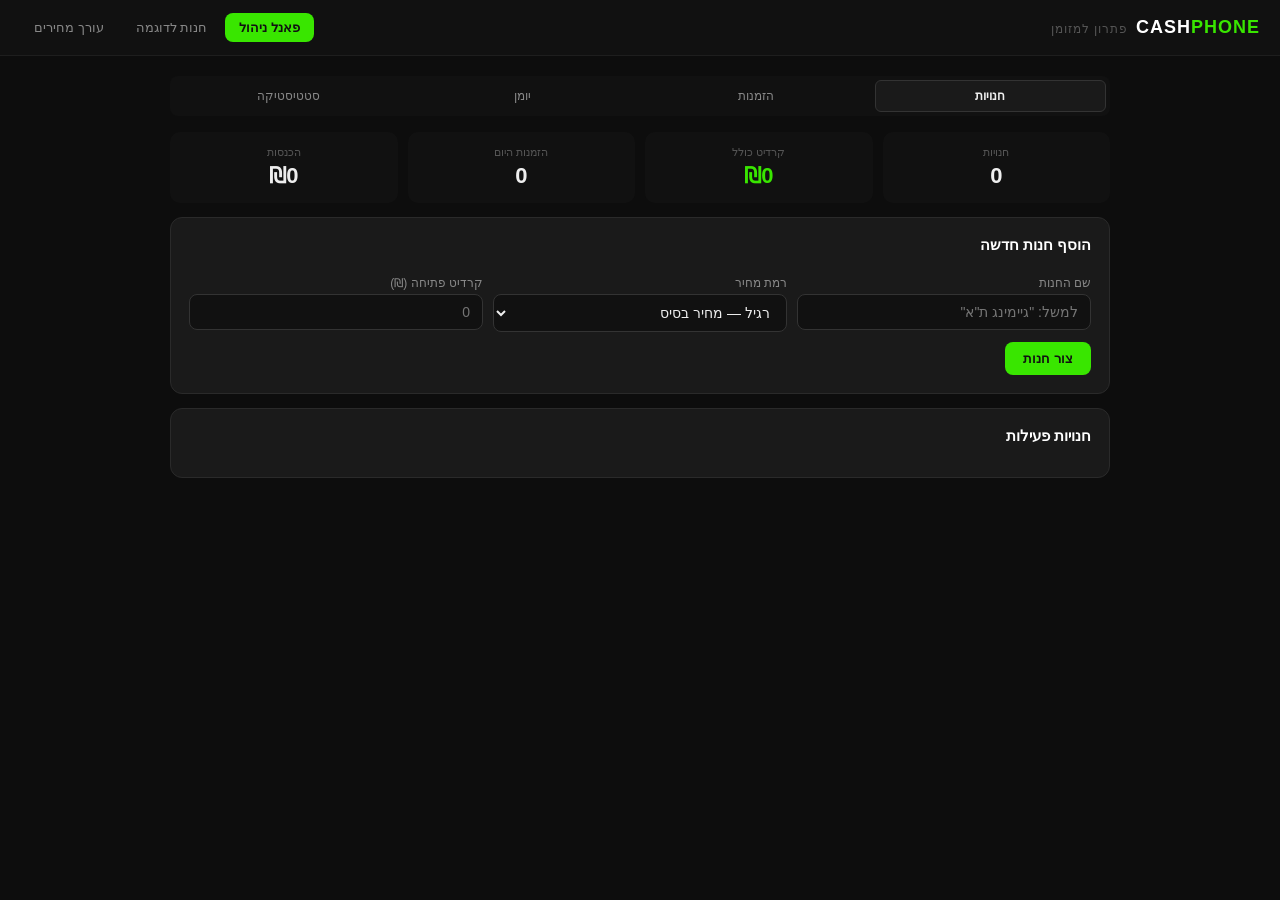
<file: Index.html>
<!DOCTYPE html>
<html dir="rtl" lang="he">
<head>
<meta charset="UTF-8"/>
<meta name="viewport" content="width=device-width,initial-scale=1"/>
<title>CASHPHONE — מערכת ניהול מלאה</title>
<style>
*{box-sizing:border-box;margin:0;padding:0;}
body{font-family:Arial,sans-serif;background:#0d0d0d;color:#eee;direction:rtl;}
.nav{background:#111;padding:13px 20px;display:flex;align-items:center;justify-content:space-between;border-bottom:1px solid #1e1e1e;position:sticky;top:0;z-index:50;}
.logo{color:#fff;font-size:18px;font-weight:700;letter-spacing:1px;}
.logo span{color:#39e600;}
.logo small{font-size:12px;color:#555;font-weight:400;margin-right:8px;}
.nav-tabs{display:flex;gap:4px;}
.ntab{background:none;border:none;color:#888;font-size:13px;cursor:pointer;padding:7px 14px;border-radius:8px;font-family:inherit;}
.ntab.on{background:#39e600;color:#111;font-weight:700;}
.view{display:none;padding:20px;max-width:980px;margin:0 auto;}
.view.on{display:block;}
.atabs{display:flex;gap:4px;background:#111;border-radius:8px;padding:4px;margin-bottom:16px;flex-wrap:wrap;}
.atab{flex:1;min-width:70px;text-align:center;padding:8px 6px;font-size:12px;border-radius:6px;cursor:pointer;color:#888;border:none;background:none;font-family:inherit;}
.atab.on{background:#1a1a1a;color:#eee;font-weight:600;border:1px solid #333;}
.card{background:#1a1a1a;border:1px solid #2a2a2a;border-radius:12px;padding:18px;margin-bottom:14px;}
.card-title{font-size:15px;font-weight:600;margin-bottom:14px;color:#fff;}
.lbl{font-size:12px;color:#888;display:block;margin-bottom:4px;margin-top:8px;}
input,select{width:100%;background:#111;border:1px solid #333;border-radius:8px;padding:9px 12px;color:#eee;font-size:14px;font-family:inherit;}
input:focus,select:focus{outline:none;border-color:#39e600;}
.row2{display:grid;grid-template-columns:1fr 1fr;gap:10px;}
.row3{display:grid;grid-template-columns:1fr 1fr 1fr;gap:10px;}
.row4{display:grid;grid-template-columns:repeat(4,1fr);gap:10px;margin-bottom:14px;}
.green-btn{background:#39e600;color:#111;border:none;border-radius:8px;padding:9px 18px;font-size:13px;font-weight:700;cursor:pointer;font-family:inherit;white-space:nowrap;}
.green-btn:hover{background:#2ec400;}
.outline-btn{background:none;color:#eee;border:1px solid #444;border-radius:8px;padding:8px 16px;font-size:13px;cursor:pointer;font-family:inherit;}
.outline-btn:hover{background:#222;}
.danger-btn{background:none;color:#e24b4a;border:1px solid #552020;border-radius:6px;padding:5px 10px;font-size:12px;cursor:pointer;font-family:inherit;}
.sm-btn{background:none;color:#eee;border:1px solid #333;border-radius:6px;padding:5px 12px;font-size:12px;cursor:pointer;font-family:inherit;}
.sm-btn:hover{background:#222;}
.stat{background:#111;border-radius:10px;padding:14px;text-align:center;}
.stat-lbl{font-size:11px;color:#555;margin-bottom:4px;}
.stat-val{font-size:22px;font-weight:700;}
/* store rows */
.store-row{background:#111;border-radius:10px;padding:14px 16px;margin-bottom:8px;}
.store-top{display:flex;align-items:flex-start;justify-content:space-between;margin-bottom:10px;gap:10px;}
.store-name-big{font-size:14px;font-weight:700;}
.store-meta{font-size:12px;color:#666;margin-top:3px;}
.badge{font-size:11px;padding:2px 9px;border-radius:10px;display:inline-block;}
.badge-ok{background:#0f2010;color:#39e600;}
.badge-low{background:#2a1a00;color:#ef9f27;}
.badge-empty{background:#1e0000;color:#e24b4a;}
.badge-vip{background:#1a0533;color:#c4b5fd;}
.badge-high{background:#2a0a0a;color:#fca5a5;}
.badge-normal{background:#1e1e1e;color:#888;}
.credit-bar-wrap{background:#222;border-radius:20px;height:7px;margin-bottom:5px;overflow:hidden;}
.credit-bar{height:100%;border-radius:20px;background:#39e600;}
.credit-bar.low{background:#ef9f27;}
.credit-bar.empty{background:#e24b4a;}
.credit-nums{display:flex;justify-content:space-between;font-size:12px;color:#555;}
.topup-row{display:flex;gap:8px;margin-top:10px;align-items:center;}
.store-actions{display:flex;gap:6px;flex-wrap:wrap;flex-shrink:0;}
/* orders */
.ord-row{background:#111;border-radius:8px;padding:11px 14px;margin-bottom:7px;display:grid;grid-template-columns:1fr auto auto;gap:8px;align-items:center;}
.ord-game{font-size:13px;font-weight:600;}
.ord-meta{font-size:11px;color:#666;margin-top:2px;}
.ord-price{font-size:14px;font-weight:700;color:#39e600;text-align:left;}
.done-btn{background:#39e600;color:#111;border:none;border-radius:6px;padding:5px 12px;font-size:12px;font-weight:700;cursor:pointer;font-family:inherit;}
.done-badge{font-size:11px;background:#0f2010;color:#39e600;padding:3px 9px;border-radius:8px;}
/* log */
.log-row{display:flex;justify-content:space-between;align-items:center;padding:9px 0;border-bottom:1px solid #1a1a1a;font-size:13px;}
.log-row:last-child{border:none;}
.log-plus{color:#39e600;font-weight:700;}
.log-minus{color:#e24b4a;font-weight:700;}
/* store front */
.hero{background:#111;border-radius:12px;padding:24px;margin-bottom:14px;text-align:center;border:1px solid #1e1e1e;}
.hero h1{color:#fff;font-size:1.6rem;font-weight:700;margin-bottom:6px;}
.hero h1 span{color:#39e600;}
.hero p{color:#888;font-size:14px;}
.hero-badges{display:flex;justify-content:center;gap:20px;margin-top:12px;flex-wrap:wrap;}
.hbadge{display:flex;align-items:center;gap:5px;color:#888;font-size:12px;}
.hbadge::before{content:'';width:7px;height:7px;border-radius:50%;background:#39e600;display:inline-block;}
.credit-disp{background:#111;border:1px solid #39e600;border-radius:8px;padding:10px 16px;margin-bottom:12px;display:flex;justify-content:space-between;align-items:center;}
.cat-row{display:flex;gap:6px;flex-wrap:wrap;margin-bottom:14px;}
.cat-btn{background:#111;border:1px solid #2a2a2a;border-radius:20px;padding:5px 14px;font-size:12px;cursor:pointer;color:#888;font-family:inherit;}
.cat-btn.on{background:#39e600;color:#111;border-color:#39e600;font-weight:700;}
.prod-grid{display:grid;grid-template-columns:repeat(auto-fill,minmax(148px,1fr));gap:10px;margin-bottom:14px;}
.prod-card{background:#1a1a1a;border:1px solid #2a2a2a;border-radius:12px;overflow:hidden;cursor:pointer;transition:border-color .15s;}
.prod-card:hover:not(.disabled){border-color:#39e600;}
.prod-card.disabled{opacity:.4;cursor:not-allowed;}
.prod-img{height:78px;display:flex;align-items:center;justify-content:center;background:#111;font-size:2rem;}
.prod-body{padding:10px 11px;}
.prod-name{font-size:13px;font-weight:700;margin-bottom:2px;}
.prod-cur{font-size:11px;color:#888;margin-bottom:6px;}
.prod-from{font-size:14px;font-weight:700;color:#39e600;}
.prod-btn{display:block;width:100%;background:#39e600;color:#111;border:none;border-radius:6px;padding:6px;font-size:12px;font-weight:700;cursor:pointer;font-family:inherit;margin-top:7px;}
.no-credit{background:#1e0000;border:1px solid #552020;border-radius:8px;padding:10px 14px;font-size:13px;text-align:center;margin-bottom:12px;color:#e24b4a;display:none;}
.no-credit.on{display:block;}
.success-box{background:#0f2010;border:1px solid #39e600;border-radius:12px;padding:20px;text-align:center;display:none;margin-bottom:12px;}
.success-box.on{display:block;}
.overlay-wrap{min-height:420px;background:rgba(0,0,0,.7);border-radius:12px;display:none;align-items:center;justify-content:center;padding:12px;}
.overlay-wrap.on{display:flex;}
.modal{background:#1a1a1a;border-radius:14px;border:1px solid #333;padding:20px;width:100%;max-width:360px;}
.modal h3{font-size:15px;font-weight:700;margin-bottom:4px;}
.modal-sub{font-size:12px;color:#888;margin-bottom:14px;}
.pkg-grid{display:grid;grid-template-columns:repeat(3,1fr);gap:6px;margin-bottom:10px;}
.pkg{background:#111;border:2px solid transparent;border-radius:8px;padding:8px 4px;text-align:center;cursor:pointer;}
.pkg.sel{border-color:#39e600;}
.pkg.no{opacity:.3;cursor:not-allowed;}
.pkg-a{font-size:12px;font-weight:700;display:block;}
.pkg-p{font-size:11px;color:#888;}
.price-row{display:flex;justify-content:space-between;align-items:center;background:#111;border-radius:8px;padding:9px 12px;margin-bottom:8px;}
.pay-btn{width:100%;background:transparent;color:#39e600;border:2px solid #39e600;border-radius:8px;padding:11px;font-size:14px;font-weight:700;cursor:pointer;font-family:inherit;}
.pay-btn:hover:not(:disabled){background:#39e600;color:#111;}
.pay-btn:disabled{opacity:.4;cursor:not-allowed;}
.cancel-btn{width:100%;background:none;border:none;color:#888;font-size:13px;cursor:pointer;margin-top:6px;font-family:inherit;}
.preview-banner{background:#111;border-radius:8px;padding:9px 14px;margin-bottom:12px;display:flex;align-items:center;justify-content:space-between;border:1px solid #1e1e1e;}
.toast{background:#39e600;color:#111;border-radius:8px;padding:9px 16px;font-size:13px;font-weight:700;display:none;margin-bottom:14px;text-align:center;}
.toast.on{display:block;}
/* price editor */
.mode-tabs{display:flex;gap:4px;margin-bottom:10px;}
.mtab{flex:1;text-align:center;padding:7px;font-size:13px;border-radius:7px;cursor:pointer;border:1px solid #333;background:none;color:#888;font-family:inherit;}
.mtab.on{background:#39e600;color:#111;border-color:#39e600;font-weight:700;}
.bulk-bar{background:#0d0d0d;border-radius:10px;padding:14px;margin-bottom:14px;border:1px solid #1e1e1e;}
.bulk-title{font-size:13px;font-weight:700;margin-bottom:10px;color:#fff;}
.price-table{width:100%;border-collapse:collapse;table-layout:fixed;}
.price-table th{text-align:right;padding:8px 6px;font-size:11px;font-weight:700;color:#555;border-bottom:1px solid #222;}
.price-table td{padding:7px 6px;border-bottom:1px solid #1a1a1a;font-size:13px;color:#eee;}
.price-table tr:last-child td{border:none;}
.p-inp{width:68px;padding:4px 7px;font-size:13px;margin:0;text-align:left;}
.base-p{color:#555;}
.final-p{color:#39e600;font-weight:700;}
.changed-p{color:#ef9f27;font-weight:700;}
.game-sec{margin-bottom:16px;}
.game-hdr{display:flex;align-items:center;gap:8px;padding:7px 0;border-bottom:1px solid #222;margin-bottom:6px;}
.game-hdr-name{font-size:14px;font-weight:700;}
.game-hdr-icon{font-size:16px;}
.save-bar{display:flex;justify-content:space-between;align-items:center;padding-top:14px;border-top:1px solid #222;margin-top:14px;}
.section-lbl{font-size:11px;font-weight:700;color:#444;letter-spacing:.06em;text-transform:uppercase;margin-bottom:8px;}
.store-tab-row{display:flex;gap:6px;flex-wrap:wrap;margin-bottom:14px;}
.store-picker-tab{background:#111;border:1px solid #2a2a2a;border-radius:20px;padding:5px 14px;font-size:12px;cursor:pointer;color:#888;font-family:inherit;}
.store-picker-tab.on{background:#39e600;color:#111;border-color:#39e600;font-weight:700;}
.compare-wrap{overflow-x:auto;}
</style>
</head>
<body>

<div class="nav">
  <div class="logo">CASH<span>PHONE</span><small>פתרון למזומן</small></div>
  <div class="nav-tabs">
    <button class="ntab on" onclick="goView('admin-view',this)">פאנל ניהול</button>
    <button class="ntab" onclick="goView('store-view',this)">חנות לדוגמה</button>
    <button class="ntab" onclick="goView('prices-view',this)">עורך מחירים</button>
  </div>
</div>

<!-- ===== ADMIN ===== -->
<div class="view on" id="admin-view">
  <div class="toast" id="admin-toast"></div>
  <div class="atabs">
    <button class="atab on" onclick="aTab(this,'t-stores')">חנויות</button>
    <button class="atab" onclick="aTab(this,'t-orders')">הזמנות</button>
    <button class="atab" onclick="aTab(this,'t-log')">יומן</button>
    <button class="atab" onclick="aTab(this,'t-stats')">סטטיסטיקה</button>
  </div>

  <!-- חנויות -->
  <div id="t-stores">
    <div class="row4">
      <div class="stat"><div class="stat-lbl">חנויות</div><div class="stat-val" id="st-stores">0</div></div>
      <div class="stat"><div class="stat-lbl">קרדיט כולל</div><div class="stat-val" style="color:#39e600;" id="st-credit">₪0</div></div>
      <div class="stat"><div class="stat-lbl">הזמנות היום</div><div class="stat-val" id="st-orders">0</div></div>
      <div class="stat"><div class="stat-lbl">הכנסות</div><div class="stat-val" id="st-rev">₪0</div></div>
    </div>

    <div class="card">
      <div class="card-title">הוסף חנות חדשה</div>
      <div class="row3">
        <div><label class="lbl">שם החנות</label><input id="n-name" placeholder='למשל: "גיימינג ת"א"'/></div>
        <div>
          <label class="lbl">רמת מחיר</label>
          <select id="n-tier">
            <option value="vip">VIP — הנחה מקסימלית</option>
            <option value="good">לקוח טוב — הנחה קטנה</option>
            <option value="normal" selected>רגיל — מחיר בסיס</option>
            <option value="high">מחיר גבוה — +10%</option>
            <option value="max">מחיר מקסימלי — +20%</option>
            <option value="custom">מחיר מותאם אישית</option>
          </select>
        </div>
        <div><label class="lbl">קרדיט פתיחה (₪)</label><input id="n-credit" type="number" min="0" placeholder="0"/></div>
      </div>
      <div id="custom-pct-wrap" style="display:none;margin-bottom:10px;" class="row2">
        <div><label class="lbl">שינוי באחוז (+ יקר / - הנחה)</label><input id="n-custpct" type="number" placeholder="למשל: 15 או -5"/></div>
        <div><label class="lbl">או תוספת קבועה בש"ח</label><input id="n-custils" type="number" placeholder="למשל: 8"/></div>
      </div>
      <button class="green-btn" onclick="addStore()" style="margin-top:10px;">צור חנות</button>
    </div>

    <div class="card">
      <div class="card-title">חנויות פעילות</div>
      <div id="stores-list"></div>
    </div>
  </div>

  <!-- הזמנות -->
  <div id="t-orders" style="display:none;">
    <div style="display:flex;gap:8px;margin-bottom:14px;align-items:center;">
      <label class="lbl" style="margin:0;white-space:nowrap;">חנות:</label>
      <select id="ord-filter" style="margin:0;flex:1;" onchange="renderOrders()">
        <option value="all">כל החנויות</option>
      </select>
      <select id="ord-status-filter" style="margin:0;width:140px;" onchange="renderOrders()">
        <option value="all">כל הסטטוסים</option>
        <option value="new">ממתין לביצוע</option>
        <option value="done">הושלם</option>
      </select>
    </div>
    <div id="orders-list"></div>
  </div>

  <!-- יומן -->
  <div id="t-log" style="display:none;">
    <div class="card">
      <div class="card-title">יומן עסקאות</div>
      <div id="log-list"></div>
    </div>
  </div>

  <!-- סטטיסטיקה -->
  <div id="t-stats" style="display:none;">
    <div class="card">
      <div class="card-title">הכנסות לפי חנות</div>
      <div id="store-stats"></div>
    </div>
    <div class="card">
      <div class="card-title">מוצרים פופולריים</div>
      <div id="product-stats"></div>
    </div>
  </div>
</div>

<!-- ===== STORE ===== -->
<div class="view" id="store-view">
  <div class="toast" id="store-toast"></div>
  <div class="preview-banner">
    <span style="font-size:13px;color:#666;">תצוגה: <strong style="color:#39e600;" id="preview-name">ברירת מחדל</strong></span>
    <select id="preview-select" style="margin:0;width:auto;" onchange="switchPreview()"></select>
  </div>
  <div class="hero">
    <h1>טעינת מטבעות <span>וכרטיסי גיפט</span></h1>
    <p>Roblox · Fortnite · PSN · Xbox · Steam · Google Play ועוד</p>
    <div class="hero-badges">
      <span class="hbadge">שירות אישי</span>
      <span class="hbadge">טעינה מהירה</span>
      <span class="hbadge">מחירים מיוחדים</span>
    </div>
  </div>
  <div class="credit-disp">
    <span style="color:#888;font-size:13px;">יתרת קרדיט זמינה</span>
    <span style="color:#39e600;font-size:18px;font-weight:700;" id="store-credit-val">₪0</span>
  </div>
  <div class="no-credit on" id="no-credit-msg">אין קרדיט זמין — פנה לספק לטעינה</div>
  <div class="success-box" id="success-box">
    <div style="font-size:2rem;margin-bottom:8px;">✅</div>
    <div style="font-size:16px;font-weight:700;color:#39e600;margin-bottom:4px;">ההזמנה התקבלה!</div>
    <div style="font-size:13px;color:#aaa;" id="success-msg"></div>
  </div>
  <div class="cat-row" id="cat-row"></div>
  <div class="prod-grid" id="prod-grid"></div>
  <div class="overlay-wrap" id="overlay">
    <div class="modal">
      <h3 id="m-title"></h3>
      <div class="modal-sub" id="m-sub">בחר כמות והזן שם משתמש</div>
      <div class="pkg-grid" id="m-pkgs"></div>
      <label class="lbl" id="m-user-lbl">שם משתמש / ID</label>
      <input id="m-user" placeholder="שם משתמש" style="margin-bottom:8px;"/>
      <label class="lbl">הערה (אופציונלי)</label>
      <input id="m-note" placeholder="פלטפורמה, מדינה..." style="margin-bottom:10px;"/>
      <div class="price-row">
        <span style="font-size:13px;color:#888;">עלות</span>
        <span style="font-size:18px;font-weight:700;color:#39e600;" id="m-total">₪0</span>
      </div>
      <div class="price-row" style="margin-bottom:10px;">
        <span style="font-size:13px;color:#888;">יתרה אחרי</span>
        <span style="font-size:14px;font-weight:700;" id="m-remaining">₪0</span>
      </div>
      <button class="pay-btn" id="pay-btn" onclick="submitOrder()">אשר הזמנה</button>
      <button class="cancel-btn" onclick="closeOverlay()">ביטול</button>
    </div>
  </div>
</div>

<!-- ===== PRICE EDITOR ===== -->
<div class="view" id="prices-view">
  <div class="toast" id="price-toast"></div>
  <div class="card">
    <div class="card-title">עריכת מחירים לפי חנות</div>
    <div class="section-lbl">בחר חנות</div>
    <div class="store-tab-row" id="price-store-tabs"></div>

    <div class="bulk-bar">
      <div class="bulk-title">עדכון אחיד — כל המוצרים בבת אחת</div>
      <div class="mode-tabs">
        <button class="mtab on" onclick="setBulkMode(this,'pct')">% אחוז</button>
        <button class="mtab" onclick="setBulkMode(this,'ils')">+ ש"ח</button>
        <button class="mtab" onclick="setBulkMode(this,'fixed')">מחיר קבוע</button>
        <button class="mtab" onclick="setBulkMode(this,'tier')">לפי רמה</button>
      </div>
      <div style="display:flex;gap:8px;align-items:flex-end;">
        <div style="flex:1;">
          <label class="lbl" id="bulk-lbl">הוסף אחוז לכל המחירים</label>
          <input type="number" id="bulk-val" placeholder="למשל: 20"/>
        </div>
        <button class="green-btn" onclick="applyBulk()">החל</button>
        <button class="outline-btn" onclick="resetPrices()">אפס</button>
      </div>
    </div>

    <div class="section-lbl">עריכה פרטנית</div>
    <div id="price-products-table"></div>

    <div class="save-bar">
      <span style="font-size:12px;color:#666;" id="price-changes-count">אין שינויים</span>
      <div style="display:flex;gap:8px;">
        <button class="outline-btn" onclick="discardPrices()">בטל</button>
        <button class="green-btn" onclick="savePrices()">שמור מחירים</button>
      </div>
    </div>
  </div>

  <div class="card">
    <div class="card-title">השוואת מחירים בין חנויות</div>
    <div class="compare-wrap"><div id="compare-table"></div></div>
  </div>
</div>

<script>
// ========== PRODUCTS ==========
const CATS = {
  games: 'משחקים',
  console: 'קונסולות',
  wallet: 'ארנקים דיגיטליים',
  gift: 'כרטיסי גיפט',
};

const PRODUCTS = [
  // GAMES
  {id:1,cat:'games',name:'Roblox',icon:'🟢',currency:'Robux',userLabel:'שם משתמש ב-Roblox',
    pkgs:[{a:'400 Robux',p:15},{a:'800 Robux',p:28},{a:'1700 Robux',p:55},{a:'4500 Robux',p:135},{a:'10000 Robux',p:290}]},
  {id:2,cat:'games',name:'Fortnite',icon:'⚡',currency:'V-Bucks',userLabel:'שם משתמש ב-Epic Games',
    pkgs:[{a:'1000 V-Bucks',p:32},{a:'2800 V-Bucks',p:85},{a:'5000 V-Bucks',p:150},{a:'13500 V-Bucks',p:390}]},
  {id:3,cat:'games',name:'Valorant',icon:'🔫',currency:'VP',userLabel:'Riot ID',
    pkgs:[{a:'475 VP',p:28},{a:'950 VP',p:54},{a:'1900 VP',p:105},{a:'3650 VP',p:195}]},
  {id:4,cat:'games',name:'League of Legends',icon:'🏆',currency:'RP',userLabel:'Riot ID',
    pkgs:[{a:'650 RP',p:30},{a:'1380 RP',p:58},{a:'2800 RP',p:112},{a:'5000 RP',p:195}]},
  {id:5,cat:'games',name:'FC 25',icon:'⚽',currency:'FC Points',userLabel:'EA ID',
    pkgs:[{a:'250 FCP',p:22},{a:'500 FCP',p:40},{a:'1050 FCP',p:80},{a:'2200 FCP',p:160}]},
  {id:6,cat:'games',name:'Minecraft',icon:'⛏️',currency:'Minecoins',userLabel:'שם משתמש Minecraft',
    pkgs:[{a:'320 MC',p:18},{a:'1720 MC',p:85},{a:'4320 MC',p:210}]},
  {id:7,cat:'games',name:'Apex Legends',icon:'🎯',currency:'Apex Coins',userLabel:'EA ID',
    pkgs:[{a:'1000 AC',p:35},{a:'2150 AC',p:70},{a:'4350 AC',p:135},{a:'6700 AC',p:200}]},
  {id:8,cat:'games',name:'Genshin Impact',icon:'✨',currency:'Genesis',userLabel:'UID ב-Genshin',
    pkgs:[{a:'60 Crystals',p:6},{a:'300 Crystals',p:28},{a:'980 Crystals',p:85},{a:'1980 Crystals',p:165}]},
  {id:9,cat:'games',name:'PUBG',icon:'🪖',currency:'UC',userLabel:'Player ID',
    pkgs:[{a:'60 UC',p:6},{a:'325 UC',p:28},{a:'660 UC',p:55},{a:'1800 UC',p:140},{a:'3850 UC',p:290}]},
  {id:10,cat:'games',name:'Call of Duty',icon:'🎮',currency:'COD Points',userLabel:'Activision ID',
    pkgs:[{a:'200 CP',p:12},{a:'500 CP',p:28},{a:'1100 CP',p:55},{a:'2400 CP',p:115}]},
  // CONSOLES
  {id:11,cat:'console',name:'PlayStation Network',icon:'🎮',currency:'PSN',userLabel:'PSN Email',
    pkgs:[{a:'₪50 PSN',p:55},{a:'₪100 PSN',p:108},{a:'₪200 PSN',p:215},{a:'₪300 PSN',p:320}]},
  {id:12,cat:'console',name:'Xbox Gift Card',icon:'🟩',currency:'Xbox',userLabel:'Microsoft Email',
    pkgs:[{a:'$10 Xbox',p:40},{a:'$25 Xbox',p:95},{a:'$50 Xbox',p:185},{a:'$100 Xbox',p:365}]},
  {id:13,cat:'console',name:'Nintendo eShop',icon:'🔴',currency:'Nintendo',userLabel:'Nintendo Account',
    pkgs:[{a:'$10 eShop',p:40},{a:'$20 eShop',p:78},{a:'$35 eShop',p:135},{a:'$50 eShop',p:190}]},
  // WALLETS
  {id:14,cat:'wallet',name:'Steam Wallet',icon:'🖥️',currency:'Steam',userLabel:'Steam Email / ID',
    pkgs:[{a:'$5 Steam',p:22},{a:'$10 Steam',p:42},{a:'$20 Steam',p:82},{a:'$50 Steam',p:200}]},
  {id:15,cat:'wallet',name:'Google Play',icon:'▶️',currency:'Google Play',userLabel:'Gmail',
    pkgs:[{a:'₪25 GP',p:28},{a:'₪50 GP',p:55},{a:'₪100 GP',p:108},{a:'₪200 GP',p:215}]},
  {id:16,cat:'wallet',name:'Apple / iTunes',icon:'🍎',currency:'Apple',userLabel:'Apple ID Email',
    pkgs:[{a:'₪25 Apple',p:28},{a:'₪50 Apple',p:55},{a:'₪100 Apple',p:108},{a:'₪200 Apple',p:215}]},
  {id:17,cat:'wallet',name:'Razer Gold',icon:'💎',currency:'Razer Gold',userLabel:'Razer ID',
    pkgs:[{a:'$5 RG',p:22},{a:'$10 RG',p:42},{a:'$25 RG',p:100},{a:'$50 RG',p:196}]},
  // GIFT CARDS
  {id:18,cat:'gift',name:'Amazon Gift Card',icon:'📦',currency:'Amazon',userLabel:'Amazon Email',
    pkgs:[{a:'$10 Amazon',p:42},{a:'$25 Amazon',p:102},{a:'$50 Amazon',p:200},{a:'$100 Amazon',p:395}]},
  {id:19,cat:'gift',name:'GameStop',icon:'🕹️',currency:'GameStop',userLabel:'Email',
    pkgs:[{a:'$10 GS',p:42},{a:'$25 GS',p:102},{a:'$50 GS',p:200}]},
];

// ========== TIERS ==========
const TIERS = {
  vip:    {label:'VIP',    badge:'badge-vip',    pct:-15},
  good:   {label:'טוב',   badge:'badge-ok',     pct:-7},
  normal: {label:'רגיל',  badge:'badge-normal', pct:0},
  high:   {label:'גבוה',  badge:'badge-high',   pct:10},
  max:    {label:'מקס',   badge:'badge-high',   pct:20},
  custom: {label:'מותאם', badge:'badge-normal', pct:0},
};

// ========== STATE ==========
function makeBasePrices(){
  const o={};
  PRODUCTS.forEach(p=>p.pkgs.forEach(pkg=>{o[`${p.id}_${pkg.p}`]=pkg.p;}));
  return o;
}
function copy(o){return JSON.parse(JSON.stringify(o));}
function now(){return new Date().toLocaleTimeString('he-IL',{hour:'2-digit',minute:'2-digit'});}

let stores=[{id:'default',name:'ברירת מחדל',tier:'normal',credit:0,maxCredit:0,prices:makeBasePrices(),log:[]}];
let orders=[];
let prevId='default';
let priceStoreId='default';
let pendingPrices=null;
let bulkMode='pct';
let selProd=null,selPkg=null;
let activeCat='all';

// ========== STORE MANAGEMENT ==========
function getStore(id){return stores.find(s=>s.id===(id||prevId))||stores[0];}

document.getElementById('n-tier').addEventListener('change',function(){
  document.getElementById('custom-pct-wrap').style.display=this.value==='custom'?'grid':'none';
});

function makePricesForTier(tier,custPct,custIls){
  const prices={};
  PRODUCTS.forEach(p=>p.pkgs.forEach(pkg=>{
    const k=`${p.id}_${pkg.p}`;
    let v=pkg.p;
    if(tier==='custom'){
      if(custPct)v=Math.round(v*(1+custPct/100));
      else if(custIls)v=Math.max(0,Math.round(v+custIls));
    } else {
      v=Math.round(v*(1+TIERS[tier].pct/100));
    }
    prices[k]=Math.max(1,v);
  }));
  return prices;
}

function addStore(){
  const name=document.getElementById('n-name').value.trim();
  if(!name){document.getElementById('n-name').style.borderColor='#552020';document.getElementById('n-name').focus();return;}
  document.getElementById('n-name').style.borderColor='';
  const tier=document.getElementById('n-tier').value;
  const credit=parseInt(document.getElementById('n-credit').value)||0;
  const custPct=parseFloat(document.getElementById('n-custpct').value)||0;
  const custIls=parseFloat(document.getElementById('n-custils').value)||0;
  const id='s'+Date.now();
  const log=credit>0?[{t:'טעינה פתיחה',amt:credit,plus:true,time:now()}]:[];
  stores.push({id,name,tier,credit,maxCredit:credit,prices:makePricesForTier(tier,custPct,custIls),log});
  document.getElementById('n-name').value='';
  document.getElementById('n-credit').value='';
  renderAll();showToast('admin-toast','חנות "'+name+'" נוצרה!');
}

function topup(id){
  const s=getStore(id);
  const inp=document.getElementById('topup_'+id);
  const amt=parseInt(inp.value)||0;
  if(amt<=0)return;
  s.credit+=amt;s.maxCredit+=amt;
  s.log.unshift({t:'טעינת קרדיט',amt,plus:true,time:now()});
  inp.value='';
  renderAll();showToast('admin-toast',`₪${amt} נטענו לחנות "${s.name}"`);
}

function delStore(id){
  if(!confirm('למחוק את החנות?'))return;
  stores=stores.filter(s=>s.id!==id);
  if(prevId===id)prevId='default';
  if(priceStoreId===id)priceStoreId='default';
  renderAll();
}

function creditStatus(s){
  const pct=s.maxCredit>0?s.credit/s.maxCredit:1;
  if(s.credit<=0)return{cls:'badge-empty',txt:'אזל'};
  if(pct<0.2)return{cls:'badge-low',txt:'נמוך'};
  return{cls:'badge-ok',txt:'תקין'};
}

// ========== RENDER ADMIN ==========
function renderStores(){
  const list=document.getElementById('stores-list');
  list.innerHTML=stores.map(s=>{
    const cs=creditStatus(s);
    const tier=TIERS[s.tier]||TIERS.normal;
    const pct=s.maxCredit>0?Math.max(0,Math.round(s.credit/s.maxCredit*100)):0;
    const barCls=s.credit<=0?'empty':pct<20?'low':'';
    return `<div class="store-row">
      <div class="store-top">
        <div>
          <div class="store-name-big">${s.name}
            <span class="badge ${cs.cls}">${cs.txt}</span>
            <span class="badge ${tier.badge}">${tier.label}</span>
          </div>
          <div class="store-meta">קרדיט: ₪${s.credit.toLocaleString()} מתוך ₪${s.maxCredit.toLocaleString()}</div>
        </div>
        <div class="store-actions">
          <button class="sm-btn" onclick="previewStore('${s.id}')">תצוגה</button>
          <button class="sm-btn" onclick="editPrices('${s.id}')">מחירים</button>
          ${s.id!=='default'?`<button class="danger-btn" onclick="delStore('${s.id}')">מחק</button>`:''}
        </div>
      </div>
      <div class="credit-bar-wrap"><div class="credit-bar ${barCls}" style="width:${pct}%"></div></div>
      <div class="credit-nums"><span>יתרה: <strong>₪${s.credit.toLocaleString()}</strong></span><span>${pct}%</span></div>
      <div class="topup-row">
        <input id="topup_${s.id}" type="number" min="0" placeholder="סכום טעינה (₪)" style="flex:1;"/>
        <button class="green-btn" onclick="topup('${s.id}')">טען קרדיט +</button>
      </div>
    </div>`;
  }).join('');
}

function renderOrders(){
  const sf=document.getElementById('ord-filter').value;
  const stf=document.getElementById('ord-status-filter').value;
  let list=orders;
  if(sf!=='all')list=list.filter(o=>o.storeId===sf);
  if(stf!=='all')list=list.filter(o=>o.status===stf);
  const el=document.getElementById('orders-list');
  if(!list.length){el.innerHTML='<div style="text-align:center;padding:2rem;color:#555;font-size:13px;">אין הזמנות</div>';return;}
  el.innerHTML=list.map(o=>`
    <div class="ord-row">
      <div>
        <div class="ord-game">${o.prod} — ${o.pkg}</div>
        <div class="ord-meta">${o.user}${o.note?' · '+o.note:''} · ${o.storeName} · ${o.time}</div>
      </div>
      <div class="ord-price">₪${o.price}</div>
      <div>${o.status==='new'
        ?`<button class="done-btn" onclick="doneOrder(${o.id})">בוצע ✓</button>`
        :`<span class="done-badge">הושלם</span>`}
      </div>
    </div>`).join('');
}

function doneOrder(id){
  const o=orders.find(o=>o.id===id);
  if(o){o.status='done';renderOrders();updateStats();}
}

function renderLog(){
  const all=stores.flatMap(s=>s.log.map(l=>({...l,store:s.name}))).slice(0,60);
  const el=document.getElementById('log-list');
  if(!all.length){el.innerHTML='<div style="text-align:center;padding:1rem;color:#555;font-size:13px;">אין רשומות</div>';return;}
  el.innerHTML=all.map(l=>`
    <div class="log-row">
      <span><strong>${l.store}</strong> — ${l.t}${l.user?' ('+l.user+')':''}</span>
      <span class="${l.plus?'log-plus':'log-minus'}">${l.plus?'+':'-'}₪${l.amt} <span style="color:#444;font-size:11px;">· ${l.time}</span></span>
    </div>`).join('');
}

function updateStats(){
  document.getElementById('st-stores').textContent=stores.length;
  document.getElementById('st-credit').textContent='₪'+stores.reduce((t,s)=>t+s.credit,0).toLocaleString();
  document.getElementById('st-orders').textContent=orders.length;
  document.getElementById('st-rev').textContent='₪'+orders.filter(o=>o.status==='done').reduce((t,o)=>t+o.price,0).toLocaleString();
  // store stats
  const ss=document.getElementById('store-stats');
  if(ss)ss.innerHTML=stores.map(s=>{
    const so=orders.filter(o=>o.storeId===s.id);
    const rev=so.filter(o=>o.status==='done').reduce((t,o)=>t+o.price,0);
    return`<div style="display:flex;justify-content:space-between;padding:9px 0;border-bottom:1px solid #1a1a1a;font-size:13px;">
      <span>${s.name}</span><span>${so.length} הזמנות · <span style="color:#39e600;font-weight:700;">₪${rev}</span></span>
    </div>`;
  }).join('');
  // product stats
  const ps=document.getElementById('product-stats');
  if(ps){
    const counts={};
    orders.forEach(o=>{counts[o.prod]=(counts[o.prod]||0)+1;});
    const sorted=Object.entries(counts).sort((a,b)=>b[1]-a[1]).slice(0,8);
    ps.innerHTML=sorted.length?sorted.map(([name,cnt])=>`
      <div style="display:flex;justify-content:space-between;padding:8px 0;border-bottom:1px solid #1a1a1a;font-size:13px;">
        <span>${name}</span><span style="color:#39e600;font-weight:700;">${cnt} הזמנות</span>
      </div>`).join(''):'<div style="color:#555;font-size:13px;padding:1rem;text-align:center;">אין נתונים עדיין</div>';
  }
}

function updateFilters(){
  const sel=document.getElementById('ord-filter');
  const cur=sel.value;
  sel.innerHTML='<option value="all">כל החנויות</option>'+stores.map(s=>`<option value="${s.id}">${s.name}</option>`).join('');
  if(stores.find(s=>s.id===cur))sel.value=cur;
}

// ========== STORE FRONT ==========
function updatePreviewSel(){
  const sel=document.getElementById('preview-select');
  sel.innerHTML=stores.map(s=>`<option value="${s.id}">${s.name}</option>`).join('');
  sel.value=prevId;
}

function switchPreview(){prevId=document.getElementById('preview-select').value;renderStoreFront();}

function previewStore(id){
  prevId=id;
  goView('store-view',null);
  document.querySelectorAll('.ntab').forEach(t=>t.classList.remove('on'));
  document.querySelectorAll('.ntab')[1].classList.add('on');
  renderStoreFront();
}

function renderStoreFront(){
  const s=getStore(prevId);
  document.getElementById('preview-name').textContent=s.name;
  document.getElementById('preview-select').value=prevId;
  document.getElementById('store-credit-val').textContent='₪'+s.credit.toLocaleString();
  const noC=s.credit<=0;
  document.getElementById('no-credit-msg').classList.toggle('on',noC);
  document.getElementById('success-box').classList.remove('on');

  // cats
  const catRow=document.getElementById('cat-row');
  catRow.innerHTML=`<button class="cat-btn${activeCat==='all'?' on':''}" onclick="filterCat('all')">הכל</button>`
    +Object.entries(CATS).map(([k,v])=>`<button class="cat-btn${activeCat===k?' on':''}" onclick="filterCat('${k}')">${v}</button>`).join('');

  const prods=activeCat==='all'?PRODUCTS:PRODUCTS.filter(p=>p.cat===activeCat);
  document.getElementById('prod-grid').innerHTML=prods.map(p=>{
    const minP=storePrice(s,p.id,p.pkgs[0].p);
    const canAfford=s.credit>=minP&&!noC;
    return`<div class="prod-card${!canAfford?' disabled':''}" onclick="${canAfford?`openModal(${p.id})`:''}">
      <div class="prod-img">${p.icon}</div>
      <div class="prod-body">
        <div class="prod-name">${p.name}</div>
        <div class="prod-cur">${p.currency}</div>
        <div class="prod-from">מ-₪${minP}</div>
        <button class="prod-btn" ${!canAfford?'style="background:#333;cursor:not-allowed;"':''}>${canAfford?'הזמן':'אין קרדיט'}</button>
      </div>
    </div>`;
  }).join('');
}

function filterCat(cat){activeCat=cat;renderStoreFront();}

function storePrice(s,prodId,baseP){
  const k=`${prodId}_${baseP}`;
  return s.prices&&s.prices[k]!==undefined?s.prices[k]:baseP;
}

function openModal(prodId){
  const s=getStore(prevId);
  selProd=PRODUCTS.find(p=>p.id===prodId);
  selPkg=selProd.pkgs.find(pkg=>storePrice(s,selProd.id,pkg.p)<=s.credit)||null;
  if(!selPkg)return;
  document.getElementById('m-title').textContent=selProd.name;
  document.getElementById('m-sub').textContent=selProd.currency+' — בחר כמות';
  document.getElementById('m-user-lbl').textContent=selProd.userLabel||'שם משתמש / ID';
  document.getElementById('m-user').value='';document.getElementById('m-note').value='';
  renderModalPkgs();
  document.getElementById('overlay').classList.add('on');
  document.getElementById('success-box').classList.remove('on');
}

function renderModalPkgs(){
  const s=getStore(prevId);
  document.getElementById('m-pkgs').innerHTML=selProd.pkgs.map((pkg,i)=>{
    const dp=storePrice(s,selProd.id,pkg.p);
    const can=dp<=s.credit;
    const isSel=selPkg&&selPkg.p===pkg.p;
    return`<div class="pkg${isSel?' sel':''}${!can?' no':''}" onclick="${can?'selPkg(this,'+i+')':''}">
      <span class="pkg-a">${pkg.a}</span>
      <span class="pkg-p">₪${dp}</span>
    </div>`;
  }).join('');
  updateModalTotals();
}

function selPkg(el,i){
  document.querySelectorAll('.pkg').forEach(p=>p.classList.remove('sel'));
  el.classList.add('sel');
  selPkg=selProd.pkgs[i];
  updateModalTotals();
}

function updateModalTotals(){
  const s=getStore(prevId);
  const dp=storePrice(s,selProd.id,selPkg.p);
  document.getElementById('m-total').textContent='₪'+dp;
  const rem=s.credit-dp;
  document.getElementById('m-remaining').textContent='₪'+Math.max(0,rem).toLocaleString();
  document.getElementById('m-remaining').style.color=rem<0?'#e24b4a':'#eee';
  document.getElementById('pay-btn').disabled=rem<0;
}

function closeOverlay(){document.getElementById('overlay').classList.remove('on');}

function submitOrder(){
  const s=getStore(prevId);
  const user=document.getElementById('m-user').value.trim();
  if(!user){document.getElementById('m-user').style.borderColor='#552020';document.getElementById('m-user').focus();return;}
  document.getElementById('m-user').style.borderColor='';
  const dp=storePrice(s,selProd.id,selPkg.p);
  if(s.credit<dp)return;
  s.credit-=dp;
  const note=document.getElementById('m-note').value.trim();
  s.log.unshift({t:`הזמנה: ${selProd.name}`,amt:dp,plus:false,time:now(),user});
  const o={id:Date.now(),storeId:s.id,storeName:s.name,prod:selProd.name,pkg:selPkg.a,price:dp,user,note,status:'new',time:now()};
  orders.unshift(o);
  closeOverlay();
  document.getElementById('success-box').classList.add('on');
  document.getElementById('success-msg').textContent=`${selPkg.a} עבור "${user}" — יתרה נותרת: ₪${s.credit.toLocaleString()}`;
  renderStoreFront();renderOrders();updateStats();renderLog();
}

// ========== PRICE EDITOR ==========
function editPrices(id){
  priceStoreId=id;pendingPrices=null;
  goView('prices-view',null);
  document.querySelectorAll('.ntab').forEach(t=>t.classList.remove('on'));
  document.querySelectorAll('.ntab')[2].classList.add('on');
  renderPriceEditor();
}

function getPricingStore(){return stores.find(s=>s.id===priceStoreId)||stores[0];}
function getEditPrices(){return pendingPrices||copy(getPricingStore().prices);}

function renderPriceStoreTabs(){
  document.getElementById('price-store-tabs').innerHTML=stores.map(s=>
    `<button class="store-picker-tab${s.id===priceStoreId?' on':''}" onclick="selectPriceStore('${s.id}')">${s.name}</button>`
  ).join('');
}

function selectPriceStore(id){
  if(pendingPrices&&!confirm('יש שינויים שלא נשמרו. לעבור?'))return;
  priceStoreId=id;pendingPrices=null;renderPriceEditor();
}

function setBulkMode(el,mode){
  bulkMode=mode;
  document.querySelectorAll('.mtab').forEach(t=>t.classList.remove('on'));
  el.classList.add('on');
  const map={pct:'הוסף/הפחת אחוז (% חיובי=יקר, שלילי=הנחה)',ils:'הוסף/הפחת ש"ח לכל מחיר',fixed:'קבע מחיר קבוע לכל מוצר',tier:'הגדר לפי רמת חנות (VIP/רגיל/גבוה)'};
  document.getElementById('bulk-lbl').textContent=map[mode];
  document.getElementById('bulk-val').placeholder=mode==='tier'?'vip / good / normal / high / max':mode==='pct'?'למשל: 15 או -10':mode==='ils'?'למשל: 8 או -5':'למשל: 50';
}

function applyBulk(){
  const val=document.getElementById('bulk-val').value;
  const prices=getEditPrices();
  PRODUCTS.forEach(p=>p.pkgs.forEach(pkg=>{
    const k=`${p.id}_${pkg.p}`;
    let v=pkg.p;
    if(bulkMode==='pct'){const n=parseFloat(val);if(!isNaN(n))v=Math.round(pkg.p*(1+n/100));}
    else if(bulkMode==='ils'){const n=parseFloat(val);if(!isNaN(n))v=Math.max(1,Math.round(pkg.p+n));}
    else if(bulkMode==='fixed'){const n=parseFloat(val);if(!isNaN(n))v=Math.max(1,Math.round(n));}
    else if(bulkMode==='tier'){const t=TIERS[val.trim()];if(t)v=Math.max(1,Math.round(pkg.p*(1+t.pct/100)));}
    prices[k]=Math.max(1,v);
  }));
  pendingPrices=prices;renderPriceTable();renderCompare();countPriceChanges();
}

function resetPrices(){pendingPrices=copy(makeBasePrices());renderPriceTable();renderCompare();countPriceChanges();}
function discardPrices(){pendingPrices=null;renderPriceTable();renderCompare();countPriceChanges();}

function savePrices(){
  if(!pendingPrices)return;
  getPricingStore().prices=copy(pendingPrices);pendingPrices=null;
  renderPriceTable();renderCompare();countPriceChanges();
  showToast('price-toast','המחירים נשמרו!');
}

function onPriceInput(prodId,baseP,val){
  if(!pendingPrices)pendingPrices=copy(getPricingStore().prices);
  const k=`${prodId}_${baseP}`;
  const n=parseInt(val);
  pendingPrices[k]=isNaN(n)||n<1?getPricingStore().prices[k]:n;
  const el=document.getElementById(`fin_${prodId}_${baseP}`);
  if(el){el.textContent='₪'+pendingPrices[k];el.className=pendingPrices[k]!==baseP?'changed-p':'final-p';}
  countPriceChanges();renderCompare();
}

function countPriceChanges(){
  if(!pendingPrices){document.getElementById('price-changes-count').textContent='אין שינויים';return;}
  let n=0;PRODUCTS.forEach(p=>p.pkgs.forEach(pkg=>{if(pendingPrices[`${p.id}_${pkg.p}`]!==pkg.p)n++;}));
  document.getElementById('price-changes-count').textContent=n?n+' שינויים ממתינים':' אין שינויים';
}

function renderPriceTable(){
  const prices=getEditPrices();
  let html='';
  Object.entries(CATS).forEach(([catKey,catName])=>{
    const prods=PRODUCTS.filter(p=>p.cat===catKey);
    html+=`<div class="game-sec"><div class="game-hdr"><span style="font-size:14px;font-weight:700;color:#39e600;">${catName}</span></div>`;
    prods.forEach(p=>{
      html+=`<div style="margin-bottom:12px;">
        <div class="game-hdr"><span class="game-hdr-icon">${p.icon}</span><span class="game-hdr-name">${p.name}</span></div>
        <table class="price-table">
          <thead><tr><th style="width:38%">כמות</th><th style="width:18%">בסיס</th><th style="width:24%">מחיר חנות</th><th style="width:20%">סופי</th></tr></thead>
          <tbody>`;
      p.pkgs.forEach(pkg=>{
        const k=`${p.id}_${pkg.p}`;const cur=prices[k];const chg=cur!==pkg.p;
        html+=`<tr>
          <td>${pkg.a}</td>
          <td class="base-p">₪${pkg.p}</td>
          <td><input class="p-inp" type="number" min="1" value="${cur}" oninput="onPriceInput(${p.id},${pkg.p},this.value)"/></td>
          <td id="fin_${p.id}_${pkg.p}" class="${chg?'changed-p':'final-p'}">₪${cur}</td>
        </tr>`;
      });
      html+='</tbody></table></div>';
    });
    html+='</div>';
  });
  document.getElementById('price-products-table').innerHTML=html;
}

function renderCompare(){
  const el=document.getElementById('compare-table');
  if(stores.length<2){el.innerHTML='<div style="text-align:center;padding:1rem;color:#555;font-size:13px;">הוסף חנות נוספת לראות השוואה</div>';return;}
  const editPrices=getEditPrices();
  let html=`<table class="price-table" style="table-layout:auto;"><thead><tr>
    <th>מוצר</th><th>בסיס</th>
    ${stores.map(s=>`<th>${s.name}${s.id===priceStoreId?'*':''}</th>`).join('')}
  </tr></thead><tbody>`;
  PRODUCTS.forEach(p=>p.pkgs.forEach(pkg=>{
    html+=`<tr><td style="font-size:11px;">${p.icon} ${pkg.a}</td><td class="base-p">₪${pkg.p}</td>
    ${stores.map(s=>{
      const k=`${p.id}_${pkg.p}`;
      const v=s.id===priceStoreId?editPrices[k]:s.prices[k];
      return`<td style="font-size:13px;${v!==pkg.p?'color:#ef9f27;':v<pkg.p?'color:#39e600;':''}">₪${v}</td>`;
    }).join('')}</tr>`;
  }));
  html+='</tbody></table>';
  el.innerHTML=html;
}

function renderPriceEditor(){
  renderPriceStoreTabs();renderPriceTable();renderCompare();countPriceChanges();
}

// ========== UTILS ==========
function showToast(id,msg){
  const t=document.getElementById(id);
  t.textContent=msg;t.classList.add('on');
  setTimeout(()=>t.classList.remove('on'),2500);
}

function goView(id,el){
  document.querySelectorAll('.view').forEach(v=>v.classList.remove('on'));
  document.getElementById(id).classList.add('on');
  document.querySelectorAll('.ntab').forEach(t=>t.classList.remove('on'));
  if(el)el.classList.add('on');
  if(id==='store-view')renderStoreFront();
  if(id==='prices-view')renderPriceEditor();
}

function aTab(el,id){
  document.querySelectorAll('.atab').forEach(t=>t.classList.remove('on'));
  el.classList.add('on');
  ['t-stores','t-orders','t-log','t-stats'].forEach(t=>document.getElementById(t).style.display='none');
  document.getElementById(id).style.display='block';
  if(id==='t-orders')renderOrders();
  if(id==='t-log')renderLog();
  if(id==='t-stats')updateStats();
}

function renderAll(){
  renderStores();updateFilters();updatePreviewSel();updateStats();
  renderPriceStoreTabs();
}

renderAll();
renderStoreFront();
</script>
</body>
</html>
</file>
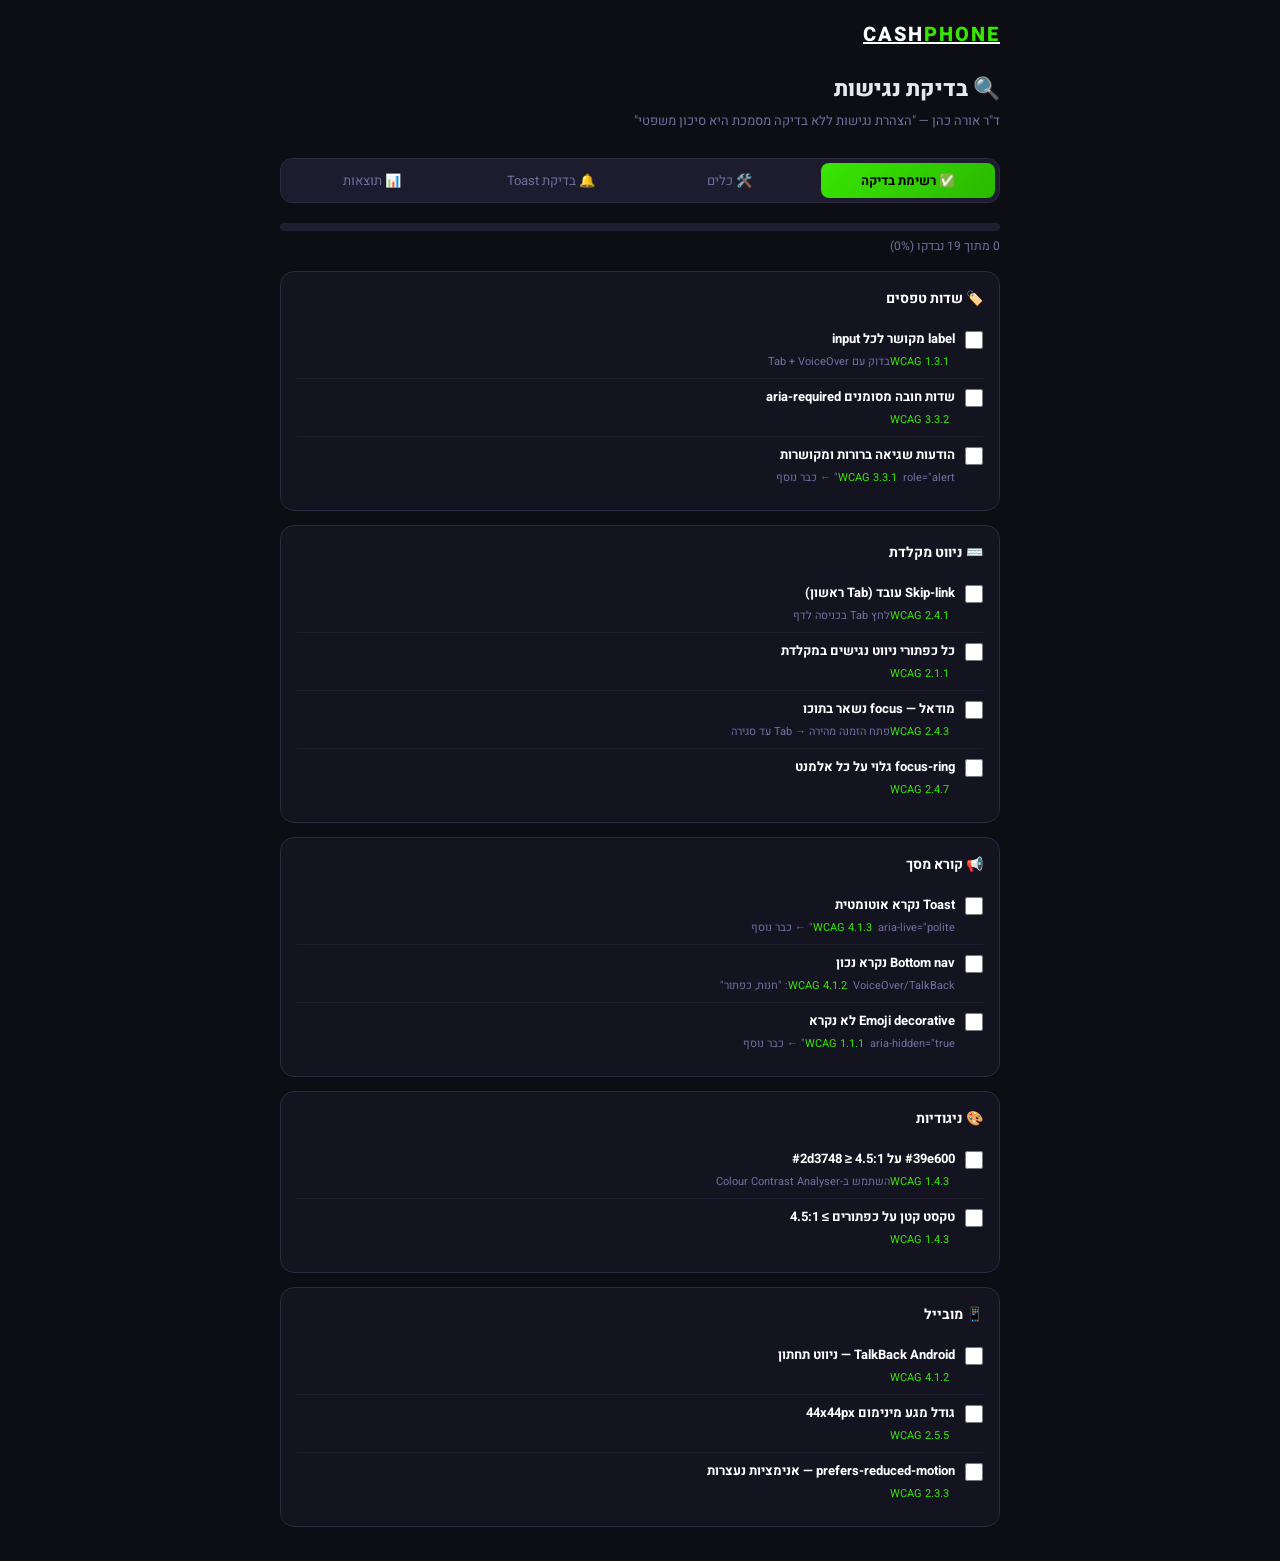
<file: a11y-test.html>
<!DOCTYPE html>
<html dir="rtl" lang="he">
<head>
<meta charset="UTF-8"/>
<meta name="viewport" content="width=device-width,initial-scale=1"/>
<title>בדיקת נגישות — CashPhone</title>
<style>
@import url('https://fonts.googleapis.com/css2?family=Heebo:wght@400;600;700;800&display=swap');
*{box-sizing:border-box;margin:0;padding:0;}
body{font-family:'Heebo',sans-serif;background:#0d0d14;color:#e8e8f0;direction:rtl;padding:20px 16px;}
.container{max-width:720px;margin:0 auto;}
.logo{font-size:20px;font-weight:800;letter-spacing:2px;color:#fff;margin-bottom:24px;display:block;}
.logo span{color:#39e600;}
h1{font-size:22px;font-weight:800;margin-bottom:6px;}
.sub{font-size:13px;color:#7070a0;margin-bottom:28px;}

/* Tabs */
.tabs{display:flex;gap:4px;background:#1c1c2e;border:1px solid #2a2a40;border-radius:12px;padding:4px;margin-bottom:20px;}
.tab{flex:1;text-align:center;padding:8px 4px;font-size:13px;border-radius:8px;cursor:pointer;color:#7070a0;border:none;background:none;font-family:inherit;}
.tab.on{background:linear-gradient(135deg,#39e600,#2ab800);color:#000;font-weight:700;}

/* Sections */
.section{display:none;}
.section.on{display:block;}

/* Checklist */
.check-group{background:#141420;border:1px solid #2a2a40;border-radius:14px;padding:16px;margin-bottom:14px;}
.check-group-title{font-size:14px;font-weight:700;color:#fff;margin-bottom:12px;display:flex;align-items:center;gap:8px;}
.check-item{display:flex;align-items:flex-start;gap:10px;padding:8px 0;border-bottom:1px solid #1e1e30;}
.check-item:last-child{border:none;}
.check-item input[type="checkbox"]{width:18px;height:18px;accent-color:#39e600;flex-shrink:0;margin-top:2px;cursor:pointer;}
.check-label{font-size:13px;color:#bbb;line-height:1.5;flex:1;}
.check-label strong{color:#fff;display:block;margin-bottom:2px;}
.check-label .wcag{font-size:11px;color:#39e600;margin-right:6px;}
.check-label .tool{font-size:11px;color:#7070a0;}
.progress-wrap{background:#1e1e30;border-radius:20px;height:8px;margin-bottom:6px;overflow:hidden;}
.progress-fill{height:100%;border-radius:20px;background:linear-gradient(90deg,#39e600,#2ab800);transition:width .4s ease;}
.progress-label{font-size:12px;color:#7070a0;margin-bottom:16px;}

/* Tools */
.tool-card{background:#141420;border:1px solid #2a2a40;border-radius:14px;padding:16px;margin-bottom:12px;}
.tool-name{font-size:15px;font-weight:700;color:#fff;margin-bottom:4px;}
.tool-desc{font-size:13px;color:#9090b0;margin-bottom:12px;line-height:1.6;}
.tool-btn{display:inline-block;background:linear-gradient(135deg,#39e600,#2ab800);color:#000;border:none;border-radius:8px;padding:8px 16px;font-size:13px;font-weight:700;cursor:pointer;text-decoration:none;font-family:inherit;}
.tool-how{margin-top:12px;background:#0d0d14;border-radius:8px;padding:12px;font-size:12px;color:#9090b0;line-height:1.8;}
.tool-how code{color:#39e600;background:#1a1a2a;padding:2px 6px;border-radius:4px;font-size:11px;}

/* Results */
.result-box{background:#141420;border:1px solid #2a2a40;border-radius:14px;padding:16px;margin-bottom:12px;}
.result-score{font-size:42px;font-weight:900;font-family:'Exo 2',sans-serif;color:#39e600;line-height:1;}
.result-label{font-size:12px;color:#7070a0;margin-bottom:12px;}
.result-grid{display:grid;grid-template-columns:1fr 1fr;gap:8px;}
.result-item{background:#0d0d14;border-radius:8px;padding:10px;text-align:center;}
.result-item-score{font-size:22px;font-weight:800;color:#fff;}
.result-item-label{font-size:11px;color:#7070a0;margin-top:2px;}

/* Toast test */
.toast-test-area{background:#141420;border:1px solid #2a2a40;border-radius:14px;padding:16px;margin-bottom:14px;}
.toast-test-title{font-size:14px;font-weight:700;color:#fff;margin-bottom:12px;}
.toast-btns{display:flex;flex-wrap:wrap;gap:8px;margin-bottom:12px;}
.tbtn{border:none;border-radius:8px;padding:8px 14px;font-size:13px;font-weight:700;cursor:pointer;font-family:inherit;}
.tbtn-ok{background:#0f2010;color:#39e600;border:1px solid #2a5a2a;}
.tbtn-err{background:#1e0000;color:#ef4444;border:1px solid #5a2020;}
.tbtn-warn{background:#1a1000;color:#f59e0b;border:1px solid #5a3a00;}
.toast-live{background:#0d0d14;border-radius:8px;padding:12px;font-size:12px;color:#7070a0;min-height:60px;}
.toast-live strong{color:#fff;}

#sr-log{border-top:1px solid #2a2a40;margin-top:10px;padding-top:10px;font-size:11px;color:#5050a0;}
</style>
</head>
<body>
<div class="container">
  <a class="logo" href="/">CASH<span>PHONE</span></a>
  <h1>🔍 בדיקת נגישות</h1>
  <p class="sub">ד"ר אורה כהן — "הצהרת נגישות ללא בדיקה מסמכת היא סיכון משפטי"</p>

  <div class="tabs">
    <button class="tab on" onclick="switchTab('checklist',this)">✅ רשימת בדיקה</button>
    <button class="tab" onclick="switchTab('tools',this)">🛠️ כלים</button>
    <button class="tab" onclick="switchTab('toast',this)">🔔 בדיקת Toast</button>
    <button class="tab" onclick="switchTab('results',this)">📊 תוצאות</button>
  </div>

  <!-- CHECKLIST -->
  <div class="section on" id="sec-checklist">
    <div class="progress-wrap"><div class="progress-fill" id="progress-fill" style="width:0%"></div></div>
    <p class="progress-label" id="progress-label">0 מתוך 0 נבדקו</p>

    <div class="check-group">
      <div class="check-group-title">🏷️ שדות טפסים</div>
      <div class="check-item"><input type="checkbox" onchange="updateProgress()"><div class="check-label"><strong>label מקושר לכל input</strong><span class="wcag">WCAG 1.3.1</span><span class="tool">בדוק עם Tab + VoiceOver</span></div></div>
      <div class="check-item"><input type="checkbox" onchange="updateProgress()"><div class="check-label"><strong>שדות חובה מסומנים aria-required</strong><span class="wcag">WCAG 3.3.2</span></div></div>
      <div class="check-item"><input type="checkbox" onchange="updateProgress()"><div class="check-label"><strong>הודעות שגיאה ברורות ומקושרות</strong><span class="wcag">WCAG 3.3.1</span><span class="tool">role="alert" ← כבר נוסף</span></div></div>
    </div>

    <div class="check-group">
      <div class="check-group-title">⌨️ ניווט מקלדת</div>
      <div class="check-item"><input type="checkbox" onchange="updateProgress()"><div class="check-label"><strong>Skip-link עובד (Tab ראשון)</strong><span class="wcag">WCAG 2.4.1</span><span class="tool">לחץ Tab בכניסה לדף</span></div></div>
      <div class="check-item"><input type="checkbox" onchange="updateProgress()"><div class="check-label"><strong>כל כפתורי ניווט נגישים במקלדת</strong><span class="wcag">WCAG 2.1.1</span></div></div>
      <div class="check-item"><input type="checkbox" onchange="updateProgress()"><div class="check-label"><strong>מודאל — focus נשאר בתוכו</strong><span class="wcag">WCAG 2.4.3</span><span class="tool">פתח הזמנה מהירה → Tab עד סגירה</span></div></div>
      <div class="check-item"><input type="checkbox" onchange="updateProgress()"><div class="check-label"><strong>focus-ring גלוי על כל אלמנט</strong><span class="wcag">WCAG 2.4.7</span></div></div>
    </div>

    <div class="check-group">
      <div class="check-group-title">📢 קורא מסך</div>
      <div class="check-item"><input type="checkbox" onchange="updateProgress()"><div class="check-label"><strong>Toast נקרא אוטומטית</strong><span class="wcag">WCAG 4.1.3</span><span class="tool">aria-live="polite" ← כבר נוסף</span></div></div>
      <div class="check-item"><input type="checkbox" onchange="updateProgress()"><div class="check-label"><strong>Bottom nav נקרא נכון</strong><span class="wcag">WCAG 4.1.2</span><span class="tool">VoiceOver/TalkBack: "חנות, כפתור"</span></div></div>
      <div class="check-item"><input type="checkbox" onchange="updateProgress()"><div class="check-label"><strong>Emoji decorative לא נקרא</strong><span class="wcag">WCAG 1.1.1</span><span class="tool">aria-hidden="true" ← כבר נוסף</span></div></div>
    </div>

    <div class="check-group">
      <div class="check-group-title">🎨 ניגודיות</div>
      <div class="check-item"><input type="checkbox" onchange="updateProgress()"><div class="check-label"><strong>#39e600 על #2d3748 ≥ 4.5:1</strong><span class="wcag">WCAG 1.4.3</span><span class="tool">השתמש ב-Colour Contrast Analyser</span></div></div>
      <div class="check-item"><input type="checkbox" onchange="updateProgress()"><div class="check-label"><strong>טקסט קטן על כפתורים ≥ 4.5:1</strong><span class="wcag">WCAG 1.4.3</span></div></div>
    </div>

    <div class="check-group">
      <div class="check-group-title">📱 מובייל</div>
      <div class="check-item"><input type="checkbox" onchange="updateProgress()"><div class="check-label"><strong>TalkBack Android — ניווט תחתון</strong><span class="wcag">WCAG 4.1.2</span></div></div>
      <div class="check-item"><input type="checkbox" onchange="updateProgress()"><div class="check-label"><strong>גודל מגע מינימום 44x44px</strong><span class="wcag">WCAG 2.5.5</span></div></div>
      <div class="check-item"><input type="checkbox" onchange="updateProgress()"><div class="check-label"><strong>prefers-reduced-motion — אנימציות נעצרות</strong><span class="wcag">WCAG 2.3.3</span></div></div>
    </div>
  </div>

  <!-- TOOLS -->
  <div class="section" id="sec-tools">
    <div class="tool-card">
      <div class="tool-name">⚡ Lighthouse (Chrome DevTools)</div>
      <div class="tool-desc">הכלי המהיר ביותר — מריץ audit נגישות + ביצועים + SEO בבת אחת. יש בו ישירות ב-Chrome.</div>
      <div class="tool-how">
        1. פתח <code>cashphone.co.il</code> ב-Chrome דסקטופ<br>
        2. לחץ F12 → לשונית <code>Lighthouse</code><br>
        3. סמן: Accessibility + Performance + SEO<br>
        4. לחץ <code>Analyze page load</code><br>
        5. שמור PDF של התוצאות לתיעוד
      </div>
    </div>

    <div class="tool-card">
      <div class="tool-name">🔍 axe DevTools (Chrome Extension)</div>
      <div class="tool-desc">המדויק ביותר לנגישות — מוצא בעיות שLighthouse מפספס. חינמי.</div>
      <a class="tool-btn" href="https://chrome.google.com/webstore/detail/axe-devtools/lhdoppojpmngadmnindnejefpokejbdd" target="_blank">התקן Extension</a>
      <div class="tool-how">
        1. התקן את axe DevTools<br>
        2. פתח את האתר → F12 → לשונית <code>axe DevTools</code><br>
        3. לחץ <code>Scan ALL of my page</code><br>
        4. תקן את כל ה-<code>Critical</code> ו-<code>Serious</code>
      </div>
    </div>

    <div class="tool-card">
      <div class="tool-name">🎨 Colour Contrast Analyser</div>
      <div class="tool-desc">בדיקת ניגודיות #39e600 על #2d3748 — חייב להיות מעל 4.5:1.</div>
      <a class="tool-btn" href="https://www.tpgi.com/color-contrast-checker/" target="_blank">פתח כלי</a>
      <div class="tool-how">
        Foreground: <code>#39e600</code><br>
        Background: <code>#2d3748</code><br>
        יחס נדרש: <code>≥ 4.5:1</code> לטקסט רגיל
      </div>
    </div>

    <div class="tool-card">
      <div class="tool-name">📱 TalkBack (Android)</div>
      <div class="tool-desc">קורא מסך מובנה ב-Android — בדוק את ניווט התחתון והטפסים.</div>
      <div class="tool-how">
        הגדרות → נגישות → TalkBack → הפעל<br>
        בדוק: <code>חנות / הזמנות / קרדיט</code> — האם נשמעים נכון?<br>
        בדוק: טופס הזמנה — האם labels נקראים?
      </div>
    </div>
  </div>

  <!-- TOAST TEST -->
  <div class="section" id="sec-toast">
    <div class="toast-test-area">
      <div class="toast-test-title">🔔 בדיקת Toast — תסריטי קצה</div>
      <p style="font-size:13px;color:#9090b0;margin-bottom:14px;">ד"ר אורה: "האם ההודעות ברורות ולא נעלמות מהר מדי?"</p>

      <div class="toast-btns">
        <button class="tbtn tbtn-ok" onclick="testToast('success','✅ ההזמנה נשלחה בהצלחה!',5000)">הצלחה (5 שנ)</button>
        <button class="tbtn tbtn-err" onclick="testToast('error','❌ שגיאה — יתרה לא מספיקה',7000)">שגיאה (7 שנ)</button>
        <button class="tbtn tbtn-warn" onclick="testToast('warn','⚠️ חיבור אינטרנט איטי',4000)">אזהרה (4 שנ)</button>
        <button class="tbtn tbtn-err" onclick="testToast('error','❌ שגיאת Firebase — נסה שוב',7000)">Firebase Error</button>
      </div>

      <!-- Live region לבדיקה -->
      <div class="toast-live" id="toast-display" role="status" aria-live="polite" aria-atomic="true">
        <span style="color:#5050a0;">לחץ על אחד הכפתורים לבדיקת Toast...</span>
      </div>
      <div id="sr-log">📢 מה קורא מסך שומע: <span id="sr-text">—</span></div>
    </div>

    <div class="check-group">
      <div class="check-group-title">📋 תסריטי קצה לבדיקה ידנית</div>
      <div class="check-item"><input type="checkbox" onchange="updateProgress()"><div class="check-label"><strong>הזמנה מוצלחת — Toast נשאר ≥ 5 שניות</strong><span class="tool">קורא מסך מספיק זמן לקרוא</span></div></div>
      <div class="check-item"><input type="checkbox" onchange="updateProgress()"><div class="check-label"><strong>יתרה לא מספיקה — הודעה ברורה ב-Toast</strong><span class="tool">לא רק "שגיאה" אלא "יתרה לא מספיקה"</span></div></div>
      <div class="check-item"><input type="checkbox" onchange="updateProgress()"><div class="check-label"><strong>Firebase offline — Toast מוצג (לא דף ריק)</strong><span class="tool">כבה WiFi → נסה הזמנה</span></div></div>
      <div class="check-item"><input type="checkbox" onchange="updateProgress()"><div class="check-label"><strong>שדה ריק בשליחה — focus חוזר לשדה</strong><span class="tool">WCAG 3.3.1</span></div></div>
    </div>
  </div>

  <!-- RESULTS -->
  <div class="section" id="sec-results">
    <div class="result-box">
      <div class="result-score" id="res-lighthouse">—</div>
      <div class="result-label">ציון Lighthouse Accessibility</div>
      <input type="range" min="0" max="100" value="0" oninput="document.getElementById('res-lighthouse').textContent=this.value" style="width:100%;accent-color:#39e600;margin-bottom:8px;">
      <p style="font-size:12px;color:#7070a0;">גרור לציון שקיבלת → שמור לתיעוד</p>
    </div>

    <div class="result-grid">
      <div class="result-item">
        <div class="result-item-score" id="res-perf">—</div>
        <div class="result-item-label">Performance</div>
        <input type="range" min="0" max="100" value="0" oninput="document.getElementById('res-perf').textContent=this.value" style="width:100%;accent-color:#39e600;">
      </div>
      <div class="result-item">
        <div class="result-item-score" id="res-seo">—</div>
        <div class="result-item-label">SEO</div>
        <input type="range" min="0" max="100" value="0" oninput="document.getElementById('res-seo').textContent=this.value" style="width:100%;accent-color:#39e600;">
      </div>
      <div class="result-item">
        <div class="result-item-score" id="res-bp">—</div>
        <div class="result-item-label">Best Practices</div>
        <input type="range" min="0" max="100" value="0" oninput="document.getElementById('res-bp').textContent=this.value" style="width:100%;accent-color:#39e600;">
      </div>
      <div class="result-item">
        <div class="result-item-score" id="res-pwa">—</div>
        <div class="result-item-label">PWA</div>
        <input type="range" min="0" max="100" value="0" oninput="document.getElementById('res-pwa').textContent=this.value" style="width:100%;accent-color:#39e600;">
      </div>
    </div>

    <div style="margin-top:16px;background:#141420;border:1px solid #2a2a40;border-radius:12px;padding:14px;">
      <div style="font-size:13px;font-weight:700;color:#fff;margin-bottom:8px;">📝 הערות ממצאים</div>
      <textarea placeholder="רשום כאן בעיות שמצאת..." style="width:100%;background:#0d0d14;border:1px solid #2a2a40;border-radius:8px;padding:10px;color:#ccc;font-size:13px;font-family:inherit;resize:vertical;min-height:80px;direction:rtl;"></textarea>
    </div>
  </div>
</div>

<script>
function switchTab(id, btn) {
  document.querySelectorAll('.section').forEach(s => s.classList.remove('on'));
  document.querySelectorAll('.tab').forEach(t => t.classList.remove('on'));
  document.getElementById('sec-' + id).classList.add('on');
  btn.classList.add('on');
}

function updateProgress() {
  const all = document.querySelectorAll('input[type="checkbox"]');
  const done = [...all].filter(c => c.checked).length;
  const pct = Math.round(done / all.length * 100);
  document.getElementById('progress-fill').style.width = pct + '%';
  document.getElementById('progress-label').textContent = `${done} מתוך ${all.length} נבדקו (${pct}%)`;
}

let toastTimer;
function testToast(type, msg, duration) {
  const el = document.getElementById('toast-display');
  const sr = document.getElementById('sr-text');
  const colors = { success: '#39e600', error: '#ef4444', warn: '#f59e0b' };
  el.innerHTML = `<strong style="color:${colors[type]}">${msg}</strong><br><span style="font-size:11px;color:#7070a0;">נעלם בעוד ${duration/1000} שניות</span>`;
  sr.textContent = msg;
  clearTimeout(toastTimer);
  toastTimer = setTimeout(() => {
    el.innerHTML = '<span style="color:#5050a0;">Toast נעלם — האם היה מספיק זמן?</span>';
    sr.textContent = '(Toast נעלם)';
  }, duration);
}

updateProgress();
</script>
</body>
</html>
</file>
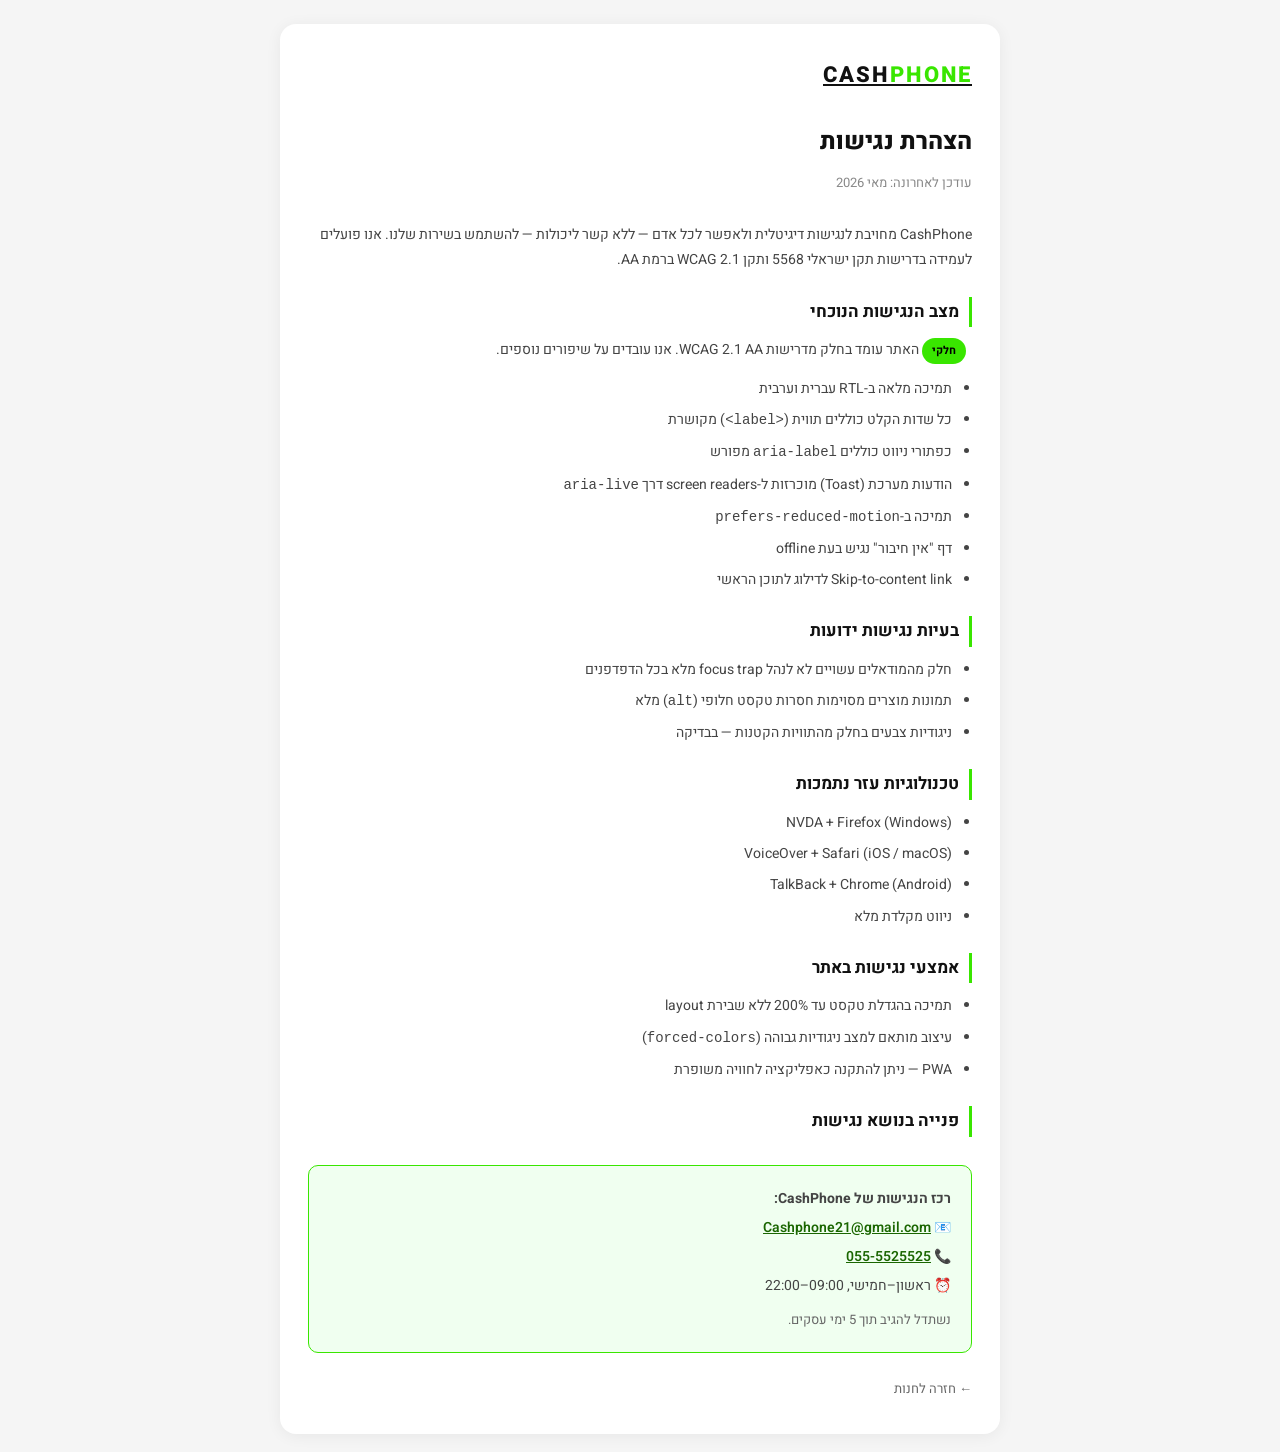
<file: accessibility.html>
<!DOCTYPE html>
<html dir="rtl" lang="he">
<head>
<meta charset="UTF-8"/>
<meta name="viewport" content="width=device-width,initial-scale=1"/>
<title>הצהרת נגישות — CashPhone</title>
<meta name="description" content="הצהרת נגישות של אתר CashPhone בהתאם לתקן ישראלי 5568 ו-WCAG 2.1 AA"/>
<link rel="canonical" href="https://cashphone.co.il/accessibility"/>
<style>
@import url('https://fonts.googleapis.com/css2?family=Heebo:wght@400;600;700;800&display=swap');
*{box-sizing:border-box;margin:0;padding:0;}
body{font-family:'Heebo',sans-serif;background:#f5f5f5;color:#222;direction:rtl;padding:24px 16px;line-height:1.8;}
.container{max-width:720px;margin:0 auto;background:#fff;border-radius:16px;padding:32px 28px;box-shadow:0 2px 16px rgba(0,0,0,0.06);}
.logo{font-size:22px;font-weight:800;letter-spacing:2px;color:#111;margin-bottom:24px;display:block;}
.logo span{color:#39e600;}
h1{font-size:24px;font-weight:800;margin-bottom:8px;color:#111;}
.date{font-size:13px;color:#888;margin-bottom:28px;}
h2{font-size:17px;font-weight:700;margin:24px 0 10px;color:#111;border-right:3px solid #39e600;padding-right:10px;}
p{font-size:14px;color:#444;margin-bottom:12px;}
ul{font-size:14px;color:#444;padding-right:20px;margin-bottom:12px;}
ul li{margin-bottom:6px;}
.contact-box{background:#f0fff0;border:1px solid #39e600;border-radius:10px;padding:16px 20px;margin-top:28px;}
.contact-box p{margin:4px 0;font-size:14px;}
.contact-box a{color:#1a6600;font-weight:600;}
.badge{display:inline-block;background:#39e600;color:#000;font-size:11px;font-weight:700;padding:3px 10px;border-radius:20px;margin-right:6px;}
.back{display:inline-block;margin-top:24px;font-size:13px;color:#666;text-decoration:none;}
.back:hover{color:#39e600;}
</style>
</head>
<body>
<div class="container">
  <a class="logo" href="/">CASH<span>PHONE</span></a>

  <h1>הצהרת נגישות</h1>
  <p class="date">עודכן לאחרונה: מאי 2026</p>

  <p>CashPhone מחויבת לנגישות דיגיטלית ולאפשר לכל אדם — ללא קשר ליכולות — להשתמש בשירות שלנו. אנו פועלים לעמידה בדרישות תקן ישראלי 5568 ותקן WCAG 2.1 ברמת AA.</p>

  <h2>מצב הנגישות הנוכחי</h2>
  <p><span class="badge">חלקי</span> האתר עומד בחלק מדרישות WCAG 2.1 AA. אנו עובדים על שיפורים נוספים.</p>
  <ul>
    <li>תמיכה מלאה ב-RTL עברית וערבית</li>
    <li>כל שדות הקלט כוללים תווית (<code>&lt;label&gt;</code>) מקושרת</li>
    <li>כפתורי ניווט כוללים <code>aria-label</code> מפורש</li>
    <li>הודעות מערכת (Toast) מוכרזות ל-screen readers דרך <code>aria-live</code></li>
    <li>תמיכה ב-<code>prefers-reduced-motion</code></li>
    <li>דף "אין חיבור" נגיש בעת offline</li>
    <li>Skip-to-content link לדילוג לתוכן הראשי</li>
  </ul>

  <h2>בעיות נגישות ידועות</h2>
  <ul>
    <li>חלק מהמודאלים עשויים לא לנהל focus trap מלא בכל הדפדפנים</li>
    <li>תמונות מוצרים מסוימות חסרות טקסט חלופי (<code>alt</code>) מלא</li>
    <li>ניגודיות צבעים בחלק מהתוויות הקטנות — בבדיקה</li>
  </ul>

  <h2>טכנולוגיות עזר נתמכות</h2>
  <ul>
    <li>NVDA + Firefox (Windows)</li>
    <li>VoiceOver + Safari (iOS / macOS)</li>
    <li>TalkBack + Chrome (Android)</li>
    <li>ניווט מקלדת מלא</li>
  </ul>

  <h2>אמצעי נגישות באתר</h2>
  <ul>
    <li>תמיכה בהגדלת טקסט עד 200% ללא שבירת layout</li>
    <li>עיצוב מותאם למצב ניגודיות גבוהה (<code>forced-colors</code>)</li>
    <li>PWA — ניתן להתקנה כאפליקציה לחוויה משופרת</li>
  </ul>

  <h2>פנייה בנושא נגישות</h2>
  <div class="contact-box">
    <p><strong>רכז הנגישות של CashPhone:</strong></p>
    <p>📧 <a href="mailto:Cashphone21@gmail.com">Cashphone21@gmail.com</a></p>
    <p>📞 <a href="tel:+972555525525">055-5525525</a></p>
    <p>⏰ ראשון–חמישי, 09:00–22:00</p>
    <p style="margin-top:10px;font-size:13px;color:#666;">נשתדל להגיב תוך 5 ימי עסקים.</p>
  </div>

  <a class="back" href="/">← חזרה לחנות</a>
</div>
</body>
</html>
</file>
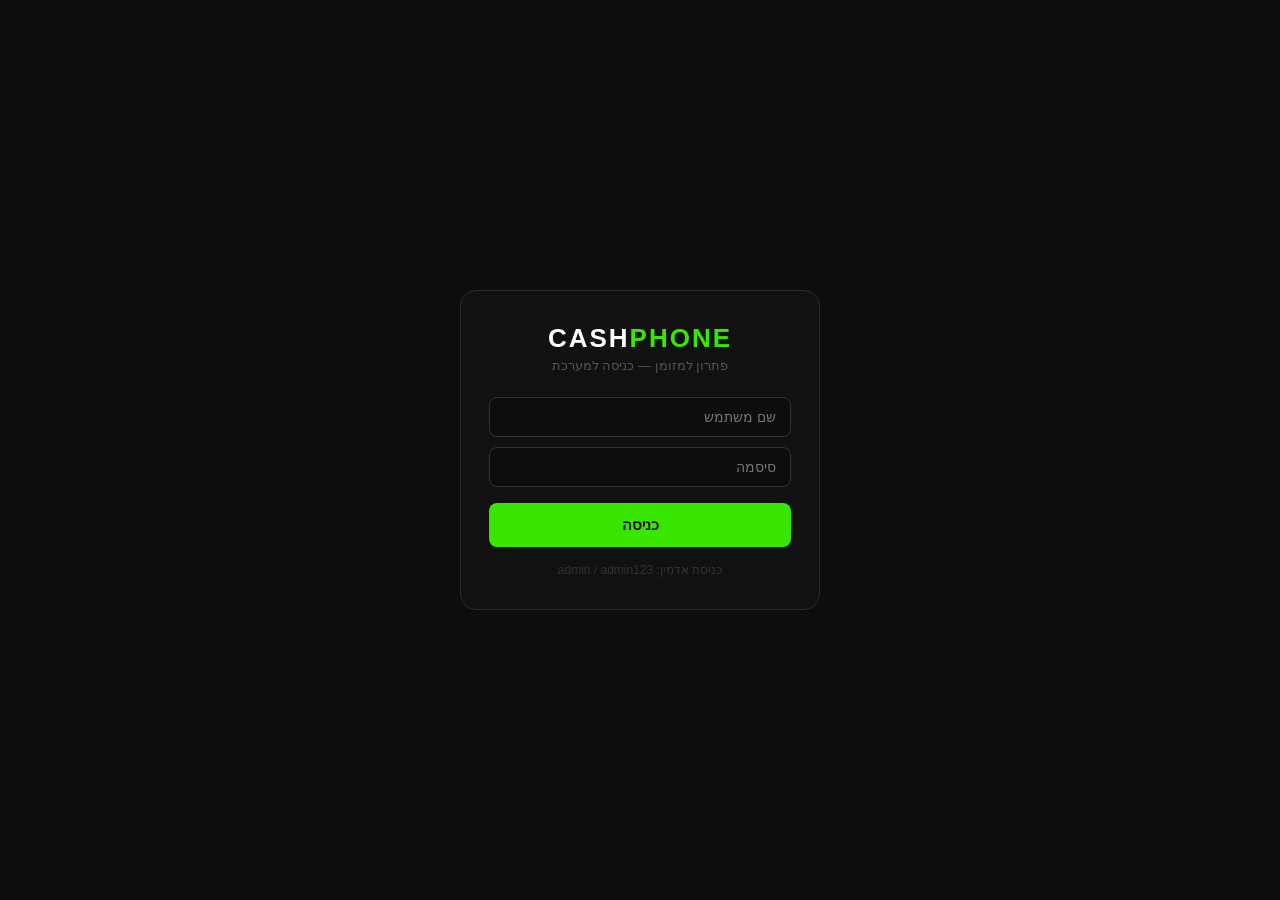
<file: cashphone_complete-11.html>
<!DOCTYPE html>
<html dir="rtl" lang="he">
<head>
<meta charset="UTF-8"/>
<meta name="viewport" content="width=device-width,initial-scale=1"/>
<title>CASHPHONE</title>
<style>
*{box-sizing:border-box;margin:0;padding:0;}
body{font-family:Arial,sans-serif;background:#f0f2f5;color:#222;direction:rtl;}
/* LOGIN */
.login-screen{position:fixed;inset:0;background:#0d0d0d;display:flex;align-items:center;justify-content:center;z-index:999;padding:20px;}
.login-box{background:#111;border:1px solid #2a2a2a;border-radius:16px;padding:32px 28px;width:100%;max-width:360px;text-align:center;}
.login-logo{font-size:26px;font-weight:700;color:#fff;letter-spacing:2px;margin-bottom:4px;}
.login-logo span{color:#39e600;}
.login-sub{font-size:13px;color:#555;margin-bottom:24px;}
.login-err{background:#1e0000;border:1px solid #552020;border-radius:8px;padding:9px;font-size:13px;color:#e24b4a;margin-bottom:12px;display:none;}
.login-err.on{display:block;}
.login-inp{width:100%;background:#0d0d0d;border:1px solid #333;border-radius:8px;padding:11px 14px;color:#eee;font-size:14px;font-family:inherit;margin-bottom:10px;text-align:right;}
.login-inp:focus{outline:none;border-color:#39e600;}
.login-btn{width:100%;background:#39e600;color:#111;border:none;border-radius:8px;padding:13px;font-size:15px;font-weight:700;cursor:pointer;font-family:inherit;margin-top:6px;}
.login-btn:hover{background:#2ec400;}
/* NAV */
.nav{background:#fff;padding:12px 20px;display:flex;align-items:center;justify-content:space-between;border-bottom:1px solid #e0e0e0;position:sticky;top:0;z-index:50;box-shadow:0 2px 8px rgba(0,0,0,.08);}
.logo{color:#111;font-size:17px;font-weight:700;letter-spacing:1px;}
.logo span{color:#39e600;}
.nav-right{display:flex;align-items:center;gap:8px;}
.ntab{background:none;border:none;color:#888;font-size:13px;cursor:pointer;padding:6px 13px;border-radius:8px;font-family:inherit;}
.ntab.on{background:#39e600;color:#111;font-weight:700;}
.user-chip{background:#1a1a1a;border:1px solid #2a2a2a;border-radius:20px;padding:4px 12px;font-size:12px;color:#888;}
.logout-btn{background:none;border:none;color:#e24b4a;font-size:12px;cursor:pointer;font-family:inherit;margin-right:6px;}
/* LAYOUT */
.page{display:none;padding:20px;max-width:960px;margin:0 auto;}
.page.on{display:block;}
.atabs{display:flex;gap:4px;background:#111;border-radius:8px;padding:4px;margin-bottom:16px;flex-wrap:wrap;}
.atab{flex:1;min-width:60px;text-align:center;padding:7px 4px;font-size:12px;border-radius:6px;cursor:pointer;color:#888;border:none;background:none;font-family:inherit;}
.atab.on{background:#1a1a1a;color:#eee;font-weight:600;border:1px solid #333;}
/* CARDS */
.card{background:#1a1a1a;border:1px solid #2a2a2a;border-radius:12px;padding:18px;margin-bottom:14px;}
.card-title{font-size:15px;font-weight:600;margin-bottom:14px;color:#fff;}
.lbl{font-size:12px;color:#888;display:block;margin-bottom:4px;margin-top:8px;}
input,select{width:100%;background:#111;border:1px solid #333;border-radius:8px;padding:9px 12px;color:#eee;font-size:14px;font-family:inherit;}
input:focus,select:focus{outline:none;border-color:#39e600;}
.g2{display:grid;grid-template-columns:1fr 1fr;gap:10px;}
.g3{display:grid;grid-template-columns:1fr 1fr 1fr;gap:10px;}
.g4{display:grid;grid-template-columns:repeat(4,1fr);gap:10px;margin-bottom:14px;}
/* BUTTONS */
.gbtn{background:#39e600;color:#111;border:none;border-radius:8px;padding:9px 16px;font-size:13px;font-weight:700;cursor:pointer;font-family:inherit;white-space:nowrap;}
.gbtn:hover{background:#2ec400;}
.obtn{background:none;color:#eee;border:1px solid #444;border-radius:8px;padding:8px 14px;font-size:13px;cursor:pointer;font-family:inherit;}
.obtn:hover{background:#222;}
.dbtn{background:none;color:#e24b4a;border:1px solid #552020;border-radius:6px;padding:5px 10px;font-size:12px;cursor:pointer;font-family:inherit;}
.sbtn{background:none;color:#eee;border:1px solid #333;border-radius:6px;padding:5px 10px;font-size:12px;cursor:pointer;font-family:inherit;}
.sbtn:hover{background:#222;}
/* STATS */
.stat{background:#111;border-radius:10px;padding:14px;text-align:center;}
.stat-l{font-size:11px;color:#555;margin-bottom:4px;}
.stat-v{font-size:22px;font-weight:700;}
/* BADGES */
.badge{font-size:11px;padding:2px 9px;border-radius:10px;display:inline-block;margin-right:4px;}
.b-ok{background:#0f2010;color:#39e600;}
.b-low{background:#2a1a00;color:#ef9f27;}
.b-empty{background:#1e0000;color:#e24b4a;}
.b-vip{background:#1a0533;color:#c4b5fd;}
.b-high{background:#2a0a0a;color:#fca5a5;}
.b-normal{background:#1e1e1e;color:#888;}
.b-admin{background:#0a1a2a;color:#60a5fa;}
/* STORE ROWS */
.srow{background:#111;border-radius:10px;padding:14px 16px;margin-bottom:8px;}
.srow-top{display:flex;align-items:flex-start;justify-content:space-between;margin-bottom:10px;gap:10px;}
.srow-name{font-size:14px;font-weight:700;}
.srow-meta{font-size:12px;color:#666;margin-top:3px;}
.srow-actions{display:flex;gap:6px;flex-wrap:wrap;flex-shrink:0;}
.cbar-wrap{background:#222;border-radius:20px;height:7px;margin-bottom:5px;overflow:hidden;}
.cbar{height:100%;border-radius:20px;background:#39e600;}
.cbar.low{background:#ef9f27;}
.cbar.empty{background:#e24b4a;}
.cnums{display:flex;justify-content:space-between;font-size:12px;color:#555;}
.topup-row{display:flex;gap:8px;margin-top:10px;align-items:center;}
/* ORDERS */
.orow{background:#111;border-radius:8px;padding:11px 14px;margin-bottom:7px;display:grid;grid-template-columns:1fr auto auto;gap:8px;align-items:center;}
.orow-game{font-size:13px;font-weight:600;}
.orow-meta{font-size:11px;color:#666;margin-top:2px;}
.orow-price{font-size:14px;font-weight:700;color:#39e600;}
.done-btn{background:#39e600;color:#111;border:none;border-radius:6px;padding:5px 12px;font-size:12px;font-weight:700;cursor:pointer;font-family:inherit;}
.done-badge{font-size:11px;background:#0f2010;color:#39e600;padding:3px 9px;border-radius:8px;}
/* LOG */
.lrow{display:flex;justify-content:space-between;align-items:center;padding:9px 0;border-bottom:1px solid #1a1a1a;font-size:13px;}
.lrow:last-child{border:none;}
.lplus{color:#39e600;font-weight:700;}
.lminus{color:#e24b4a;font-weight:700;}
/* STORE FRONT */
.hero{background:#111;border-radius:12px;padding:24px;margin-bottom:14px;text-align:center;border:1px solid #1e1e1e;}
.hero h1{color:#fff;font-size:1.5rem;font-weight:700;margin-bottom:6px;}
.hero h1 span{color:#39e600;}
.hero p{color:#888;font-size:14px;}
.hero-badges{display:flex;justify-content:center;gap:16px;margin-top:12px;flex-wrap:wrap;}
.hbadge{display:flex;align-items:center;gap:5px;color:#888;font-size:12px;}
.hbadge::before{content:'';width:7px;height:7px;border-radius:50%;background:#39e600;display:inline-block;}
.cdisp{background:#111;border:1px solid #39e600;border-radius:8px;padding:10px 16px;margin-bottom:12px;display:flex;justify-content:space-between;align-items:center;}
.cat-row{display:flex;gap:6px;flex-wrap:wrap;margin-bottom:14px;}
.cat-btn{background:#111;border:1px solid #2a2a2a;border-radius:20px;padding:5px 14px;font-size:12px;cursor:pointer;color:#888;font-family:inherit;}
.cat-btn.on{background:#39e600;color:#111;border-color:#39e600;font-weight:700;}
.pgrid{display:grid;grid-template-columns:repeat(auto-fill,minmax(148px,1fr));gap:10px;margin-bottom:14px;}
.pcard{background:#1a1a1a;border:1px solid #2a2a2a;border-radius:12px;overflow:hidden;cursor:pointer;transition:border-color .15s;}
.pcard:hover:not(.dis){border-color:#39e600;}
.pcard.dis{opacity:.4;cursor:not-allowed;}
.pimg{height:100px;display:flex;align-items:center;justify-content:center;font-size:2rem;overflow:hidden;position:relative;}
.pimg img{width:100%;height:100%;object-fit:contain;padding:12px;filter:drop-shadow(0 2px 4px rgba(0,0,0,0.3));}
.pbody{padding:10px 11px;}
.pname{font-size:13px;font-weight:700;margin-bottom:2px;}
.pcur{font-size:11px;color:#888;margin-bottom:6px;}
.pfrom{font-size:14px;font-weight:700;color:#39e600;}
.pbtn{display:block;width:100%;background:#39e600;color:#111;border:none;border-radius:6px;padding:6px;font-size:12px;font-weight:700;cursor:pointer;font-family:inherit;margin-top:7px;}
.nocredit{background:#1e0000;border:1px solid #552020;border-radius:8px;padding:10px 14px;font-size:13px;text-align:center;margin-bottom:12px;color:#e24b4a;display:none;}
.nocredit.on{display:block;}
.successbox{background:#0f2010;border:1px solid #39e600;border-radius:12px;padding:20px;text-align:center;display:none;margin-bottom:12px;}
.successbox.on{display:block;}
.ovwrap{min-height:420px;background:rgba(0,0,0,.7);border-radius:12px;display:none;align-items:center;justify-content:center;padding:12px;}
.ovwrap.on{display:flex;}
.modal{background:#1a1a1a;border-radius:14px;border:1px solid #333;padding:20px;width:100%;max-width:350px;}
.modal h3{font-size:15px;font-weight:700;margin-bottom:4px;}
.modal-sub{font-size:12px;color:#888;margin-bottom:14px;}
.pkgs{display:grid;grid-template-columns:repeat(3,1fr);gap:6px;margin-bottom:10px;}
.pkg{background:#111;border:2px solid transparent;border-radius:8px;padding:8px 4px;text-align:center;cursor:pointer;}
.pkg.sel{border-color:#39e600;}
.pkg.no{opacity:.3;cursor:not-allowed;}
.pkg-a{font-size:12px;font-weight:700;display:block;}
.pkg-p{font-size:11px;color:#888;}
.prow{display:flex;justify-content:space-between;align-items:center;background:#111;border-radius:8px;padding:9px 12px;margin-bottom:8px;}
.paybtn{width:100%;background:transparent;color:#39e600;border:2px solid #39e600;border-radius:8px;padding:11px;font-size:14px;font-weight:700;cursor:pointer;font-family:inherit;}
.paybtn:hover:not(:disabled){background:#39e600;color:#111;}
.paybtn:disabled{opacity:.4;cursor:not-allowed;}
.cancelbtn{width:100%;background:none;border:none;color:#888;font-size:13px;cursor:pointer;margin-top:6px;font-family:inherit;}
/* PRICE EDITOR */
.mtabs{display:flex;gap:4px;margin-bottom:10px;}
.mtab{flex:1;text-align:center;padding:7px;font-size:12px;border-radius:7px;cursor:pointer;border:1px solid #333;background:none;color:#888;font-family:inherit;}
.mtab.on{background:#39e600;color:#111;border-color:#39e600;font-weight:700;}
.bulk-bar{background:#0d0d0d;border-radius:10px;padding:14px;margin-bottom:14px;border:1px solid #1e1e1e;}
.ptable{width:100%;border-collapse:collapse;table-layout:fixed;}
.ptable th{text-align:right;padding:8px 6px;font-size:11px;font-weight:700;color:#555;border-bottom:1px solid #222;}
.ptable td{padding:7px 6px;border-bottom:1px solid #1a1a1a;font-size:13px;color:#eee;}
.ptable tr:last-child td{border:none;}
.pinp{width:68px;padding:4px 7px;font-size:13px;margin:0;text-align:left;}
.basep{color:#555;}
.finalp{color:#39e600;font-weight:700;}
.changedp{color:#ef9f27;font-weight:700;}
.save-bar{display:flex;justify-content:space-between;align-items:center;padding-top:14px;border-top:1px solid #222;margin-top:14px;}
.store-tabs-row{display:flex;gap:6px;flex-wrap:wrap;margin-bottom:14px;}
.stab{background:#111;border:1px solid #2a2a2a;border-radius:20px;padding:5px 14px;font-size:12px;cursor:pointer;color:#888;font-family:inherit;}
.stab.on{background:#39e600;color:#111;border-color:#39e600;font-weight:700;}
/* USERS */
.urow{background:#111;border-radius:8px;padding:11px 14px;margin-bottom:7px;display:flex;align-items:center;justify-content:space-between;gap:10px;}
/* TOAST */
.toast{background:#39e600;color:#111;border-radius:8px;padding:9px 16px;font-size:13px;font-weight:700;display:none;margin-bottom:14px;text-align:center;}
.toast.on{display:block;}
.slbl{font-size:11px;font-weight:700;color:#444;letter-spacing:.06em;text-transform:uppercase;margin-bottom:8px;}
.prev-banner{background:#111;border-radius:8px;padding:9px 14px;margin-bottom:12px;display:flex;align-items:center;justify-content:space-between;border:1px solid #1e1e1e;}
.compare-wrap{overflow-x:auto;}

/* ===== MOBILE RESPONSIVE ===== */
@media (max-width: 600px) {
  /* NAV */
  .nav{padding:10px 12px;flex-wrap:wrap;gap:8px;}
  .logo{font-size:15px;}
  .nav-right{width:100%;justify-content:space-between;}
  #nav-tabs{flex-wrap:wrap;gap:3px;}
  .ntab{font-size:11px;padding:5px 8px;}
  /* PAGES */
  .page{padding:12px;}
  /* GRIDS */
  .g2{grid-template-columns:1fr;}
  .g3{grid-template-columns:1fr 1fr;}
  .g4{grid-template-columns:1fr 1fr;}
  /* STATS */
  .stat{padding:10px;}
  .stat-v{font-size:18px;}
  /* STORE FRONT */
  .hero{padding:16px 12px;}
  .hero h1{font-size:1.2rem;}
  .hero-badges{gap:10px;}
  /* PRODUCTS GRID — 2 columns on mobile */
  .pgrid{grid-template-columns:repeat(2,1fr);gap:8px;}
  .pimg{height:65px;}
  .pbody{padding:8px;}
  .pname{font-size:12px;}
  .pfrom{font-size:13px;}
  .pbtn{font-size:11px;padding:5px;}
  /* MODAL — full screen on mobile */
  .ovwrap{padding:0;border-radius:0;min-height:100vh;align-items:flex-end;}
  .modal{border-radius:16px 16px 0 0;max-width:100%;padding:20px 16px 30px;}
  .pkgs{grid-template-columns:repeat(2,1fr);}
  /* ORDERS */
  .orow{grid-template-columns:1fr auto;gap:6px;}
  .orow-price{grid-column:2;grid-row:1;}
  .done-btn{font-size:11px;padding:4px 8px;}
  /* ADMIN */
  .atabs{gap:2px;}
  .atab{font-size:11px;padding:6px 3px;}
  /* STORE ROW */
  .srow-top{flex-direction:column;gap:8px;}
  .srow-actions{width:100%;justify-content:flex-start;}
  /* TOPUP */
  .topup-row{flex-wrap:wrap;}
  .topup-row input{min-width:0;}
  /* PRICE TABLE */
  .ptable{font-size:11px;}
  .pinp{width:55px;font-size:11px;}
  /* SAVE BAR */
  .save-bar{flex-direction:column;gap:10px;align-items:stretch;text-align:center;}
  .save-bar div{display:flex;gap:8px;}
  .save-bar .obtn,.save-bar .gbtn{flex:1;}
  /* CAT ROW */
  .cat-row{gap:4px;}
  .cat-btn{padding:4px 10px;font-size:11px;}
  /* CREDIT DISPLAY */
  .cdisp{padding:8px 12px;}
  /* PREV BANNER */
  .prev-banner{flex-direction:column;gap:6px;align-items:flex-start;}
  .prev-banner select{width:100%;}
  /* USER ROW */
  .urow{flex-direction:column;align-items:flex-start;gap:8px;}
  .urow div:last-child{width:100%;display:flex;gap:6px;}
  /* USERS FORM */
  .g3{grid-template-columns:1fr;}
  /* BOTTOM NAV for store users */
  .bottom-nav{display:flex;}
}

@media (max-width: 380px) {
  .pgrid{grid-template-columns:repeat(2,1fr);}
  .g4{grid-template-columns:1fr 1fr;}
  .ntab{font-size:10px;padding:4px 6px;}
}

/* Bottom nav bar for mobile store users */
.bottom-nav{display:none;position:fixed;bottom:0;left:0;right:0;background:#111;border-top:1px solid #222;padding:8px 0 12px;z-index:40;justify-content:space-around;}
.bnav-btn{background:none;border:none;color:#888;font-size:10px;cursor:pointer;font-family:inherit;display:flex;flex-direction:column;align-items:center;gap:3px;padding:0 12px;}
.bnav-btn.on{color:#39e600;}
.bnav-icon{font-size:20px;}
/* Add padding to page when bottom nav shown */
.has-bottom-nav{padding-bottom:70px;}
</style>
</head>
<body>

<!-- LOGIN -->
<div class="login-screen" id="login-screen">
  <div class="login-box">
    <div class="login-logo">CASH<span>PHONE</span></div>
    <div class="login-sub">פתרון למזומן — כניסה למערכת</div>
    <div class="login-err" id="login-err">שם משתמש או סיסמה שגויים</div>
    <input class="login-inp" id="li-user" type="text" placeholder="שם משתמש" onkeydown="if(event.key==='Enter')doLogin()" autocomplete="off" autocorrect="off" autocapitalize="off"/>
    <input class="login-inp" id="li-pass" type="password" placeholder="סיסמה" onkeydown="if(event.key==='Enter')doLogin()" autocomplete="new-password"/>
    <button class="login-btn" onclick="doLogin()">כניסה</button>
    <div style="margin-top:16px;font-size:12px;color:#333;">כניסת אדמין: admin / admin123</div>
  </div>
</div>

<!-- NAV -->
<div class="nav" id="main-nav" style="display:none;">
  <div class="logo">CASH<span>PHONE</span></div>
  <div class="nav-right">
    <div id="nav-tabs" style="display:flex;gap:4px;"></div>
    <div style="display:flex;align-items:center;gap:6px;background:#1a1a1a;border:1px solid #2a2a2a;border-radius:20px;padding:4px 12px;">
      <span class="user-chip" id="chip-name" style="background:none;border:none;padding:0;"></span>
      <button class="logout-btn" onclick="doLogout()">יציאה</button>
    </div>
  </div>
</div>

<!-- ADMIN -->
<div class="page" id="page-admin">
  <div class="toast" id="t-admin"></div>
  <div class="atabs">
    <button class="atab on" onclick="aTab(this,'sec-stores')">חנויות</button>
    <button class="atab" onclick="aTab(this,'sec-orders')">הזמנות</button>
    <button class="atab" onclick="aTab(this,'sec-log')">יומן</button>
    <button class="atab" onclick="aTab(this,'sec-stats')">סטטיסטיקה</button>
  </div>

  <div id="sec-stores">
    <div class="g4">
      <div class="stat"><div class="stat-l">חנויות</div><div class="stat-v" id="st-stores">0</div></div>
      <div class="stat"><div class="stat-l">קרדיט כולל</div><div class="stat-v" style="color:#39e600;" id="st-credit">₪0</div></div>
      <div class="stat"><div class="stat-l">הזמנות</div><div class="stat-v" id="st-orders">0</div></div>
      <div class="stat"><div class="stat-l">הכנסות</div><div class="stat-v" id="st-rev">₪0</div></div>
    </div>
    <div class="card">
      <div class="card-title">הוסף חנות חדשה</div>
      <div class="g3">
        <div><label class="lbl">שם החנות</label><input id="n-name" placeholder="גיימינג ת&quot;א"/></div>
        <div>
          <label class="lbl">רמת מחיר</label>
          <select id="n-tier">
            <option value="vip">VIP — הנחה 15%</option>
            <option value="good">לקוח טוב — הנחה 7%</option>
            <option value="normal" selected>רגיל — מחיר בסיס</option>
            <option value="high">גבוה — +10%</option>
            <option value="max">מקסימלי — +20%</option>
            <option value="custom">מותאם אישית</option>
          </select>
        </div>
        <div><label class="lbl">קרדיט פתיחה (₪)</label><input id="n-credit" type="number" min="0" placeholder="0"/></div>
      </div>
      <div id="n-custom-wrap" style="display:none;" class="g2">
        <div><label class="lbl">שינוי % (חיובי=יקר, שלילי=הנחה)</label><input id="n-pct" type="number" placeholder="למשל: 15 או -5"/></div>
        <div><label class="lbl">או תוספת קבועה ₪</label><input id="n-ils" type="number" placeholder="למשל: 8"/></div>
      </div>
      <div style="border-top:1px solid #2a2a2a;margin-top:12px;padding-top:12px;">
        <div style="font-size:13px;font-weight:700;color:#39e600;margin-bottom:10px;">🔐 פרטי כניסה לחנות</div>
        <div class="g2">
          <div><label class="lbl">שם משתמש לכניסה</label><input id="n-username" placeholder="למשל: gaming_ta" autocomplete="off"/></div>
          <div><label class="lbl">סיסמה לכניסה</label><input id="n-password" type="password" placeholder="מינימום 4 תווים" autocomplete="off"/></div>
        </div>
      </div>
      <button class="gbtn" onclick="addStore()" style="margin-top:12px;">צור חנות + משתמש</button>
    </div>
    <div class="card">
      <div class="card-title">חנויות פעילות</div>
      <div id="stores-list"></div>
    </div>
  </div>

  <div id="sec-orders" style="display:none;">
    <div style="display:flex;gap:8px;margin-bottom:14px;flex-wrap:wrap;">
      <select id="of-store" style="flex:1;min-width:140px;" onchange="renderOrders()"><option value="all">כל החנויות</option></select>
      <select id="of-status" style="width:150px;" onchange="renderOrders()">
        <option value="all">כל הסטטוסים</option>
        <option value="new">ממתין לביצוע</option>
        <option value="done">הושלם</option>
      </select>
    </div>
    <div id="orders-list"></div>
  </div>

  <div id="sec-log" style="display:none;">
    <div class="card"><div class="card-title">יומן עסקאות</div><div id="log-list"></div></div>
  </div>

  <div id="sec-stats" style="display:none;">
    <div class="card">
      <div class="card-title">ייצוא דוחות לאקסל</div>
      <div style="display:grid;grid-template-columns:1fr 1fr;gap:10px;margin-bottom:14px;">
        <button class="gbtn" onclick="exportOrders()" style="background:#1d6f42;">
          📊 ייצוא הזמנות
        </button>
        <button class="gbtn" onclick="exportStores()" style="background:#1d6f42;">
          🏪 ייצוא חנויות
        </button>
        <button class="gbtn" onclick="exportByStore()" style="background:#1d6f42;">
          📋 הזמנות לפי חנות
        </button>
        <button class="gbtn" onclick="exportSummary()" style="background:#1d6f42;">
          💰 דוח סיכום
        </button>
      </div>
      <div style="font-size:12px;color:#666;">הקבצים יורדים ישירות למכשיר שלך בפורמט CSV (נפתח באקסל)</div>
    </div>
    <div class="card"><div class="card-title">הכנסות לפי חנות</div><div id="store-stats"></div></div>
    <div class="card"><div class="card-title">מוצרים פופולריים</div><div id="prod-stats"></div></div>
  </div>
</div>

<!-- STORE FRONT -->
<div class="page" id="page-store">
  <div class="toast" id="t-store"></div>
  <div class="prev-banner">
    <span style="font-size:13px;color:#666;">חנות: <strong style="color:#39e600;" id="prev-name">—</strong></span>
    <select id="prev-sel" style="margin:0;width:auto;" onchange="switchPreview()"></select>
  </div>
  <div class="hero">
    <h1>טעינת מטבעות <span>וכרטיסי גיפט</span></h1>
    <p>Roblox · Fortnite · PSN · Xbox · Steam · Google Play ועוד</p>
    <div class="hero-badges">
      <span class="hbadge">שירות אישי</span>
      <span class="hbadge">טעינה מהירה</span>
      <span class="hbadge">מחירים מיוחדים</span>
    </div>
  </div>
  <div class="cdisp">
    <span style="color:#888;font-size:13px;">יתרת קרדיט</span>
    <span style="color:#39e600;font-size:18px;font-weight:700;" id="credit-val">₪0</span>
  </div>
  <div class="nocredit" id="nocredit-msg">אין קרדיט — פנה לספק לטעינה</div>
  <div class="successbox" id="success-box">
    <div style="font-size:2rem;margin-bottom:8px;">✅</div>
    <div style="font-size:16px;font-weight:700;color:#39e600;margin-bottom:4px;">ההזמנה התקבלה!</div>
    <div style="font-size:13px;color:#aaa;" id="success-msg"></div>
  </div>
  <div class="cat-row" id="cat-row"></div>
  <div class="pgrid" id="prod-grid"></div>
  <div class="ovwrap" id="overlay">
    <div class="modal">
      <h3 id="m-title"></h3>
      <div class="modal-sub" id="m-sub"></div>
      <div class="pkgs" id="m-pkgs"></div>
      <label class="lbl" id="m-ulbl">שם משתמש / ID</label>
      <input id="m-user" placeholder="שם משתמש" style="margin-bottom:8px;"/>
      <label class="lbl">הערה (אופציונלי)</label>
      <input id="m-note" placeholder="פלטפורמה, מדינה..." style="margin-bottom:10px;"/>
      <div class="prow"><span style="font-size:13px;color:#888;">עלות</span><span style="font-size:18px;font-weight:700;color:#39e600;" id="m-total">₪0</span></div>
      <div class="prow" style="margin-bottom:10px;"><span style="font-size:13px;color:#888;">יתרה אחרי</span><span style="font-size:14px;font-weight:700;" id="m-rem">₪0</span></div>
      <button class="paybtn" id="pay-btn" onclick="submitOrder()">אשר הזמנה</button>
      <button class="cancelbtn" onclick="closeOv()">ביטול</button>
    </div>
  </div>
</div>

<!-- PRICE EDITOR -->
<div class="page" id="page-prices">
  <div class="toast" id="t-prices"></div>
  <div class="card">
    <div class="card-title">עורך מחירים</div>
    <div class="slbl">בחר חנות</div>
    <div class="store-tabs-row" id="price-store-tabs"></div>
    <div class="bulk-bar">
      <div style="font-size:13px;font-weight:700;margin-bottom:10px;color:#fff;">עדכון אחיד — כל המוצרים</div>
      <div class="mtabs">
        <button class="mtab on" onclick="setBM(this,'pct')">% אחוז</button>
        <button class="mtab" onclick="setBM(this,'ils')">+ ₪ שקל</button>
        <button class="mtab" onclick="setBM(this,'fixed')">מחיר קבוע</button>
        <button class="mtab" onclick="setBM(this,'tier')">לפי רמה</button>
      </div>
      <div style="display:flex;gap:8px;align-items:flex-end;">
        <div style="flex:1;"><label class="lbl" id="bm-lbl">הוסף/הפחת אחוז</label><input type="number" id="bm-val" placeholder="למשל: 20 או -10"/></div>
        <button class="gbtn" onclick="applyBulk()">החל</button>
        <button class="obtn" onclick="resetP()">אפס</button>
      </div>
    </div>
    <div class="slbl">עריכה פרטנית</div>
    <div id="price-table"></div>
    <div class="save-bar">
      <span style="font-size:12px;color:#666;" id="pchanges">אין שינויים</span>
      <div style="display:flex;gap:8px;">
        <button class="obtn" onclick="discardP()">בטל</button>
        <button class="gbtn" onclick="saveP()">שמור</button>
      </div>
    </div>
  </div>
  <div class="card">
    <div class="card-title">השוואת מחירים בין חנויות</div>
    <div class="compare-wrap"><div id="compare-table"></div></div>
  </div>
</div>

<!-- USERS -->
<div class="page" id="page-users">
  <div class="toast" id="t-users"></div>
  <div class="card">
    <div class="card-title">הוסף משתמש חדש</div>
    <div class="g3">
      <div><label class="lbl">שם משתמש</label><input id="u-name" placeholder="store1"/></div>
      <div><label class="lbl">סיסמה</label><input id="u-pass" type="password" placeholder="סיסמה"/></div>
      <div>
        <label class="lbl">סוג</label>
        <select id="u-role" onchange="document.getElementById('u-store-wrap').style.display=this.value==='store'?'block':'none'">
          <option value="store">חנות — גישה לחנות בלבד</option>
          <option value="admin">אדמין — גישה מלאה</option>
        </select>
      </div>
    </div>
    <div id="u-store-wrap">
      <label class="lbl">שייך לחנות</label>
      <select id="u-store-link"></select>
    </div>
    <button class="gbtn" onclick="addUser()" style="margin-top:12px;">הוסף משתמש</button>
  </div>
  <div class="card">
    <div class="card-title">משתמשים</div>
    <div id="users-list"></div>
  </div>
</div>

<script>
// ============ DATA ============
const CATS={games:'משחקים',console:'קונסולות',wallet:'ארנקים',gift:'גיפט קארד'};
const TIERS={vip:{l:'VIP',b:'b-vip',pct:-15},good:{l:'טוב',b:'b-ok',pct:-7},normal:{l:'רגיל',b:'b-normal',pct:0},high:{l:'גבוה',b:'b-high',pct:10},max:{l:'מקס',b:'b-high',pct:20},custom:{l:'מותאם',b:'b-normal',pct:0}};
const PRODS=[
  {id:1,cat:'games',name:'Roblox',icon:'🟥',color:'#ce0e2d',cur:'Robux',ul:'שם משתמש Roblox',pkgs:[{a:'400 Robux',p:15},{a:'800 Robux',p:28},{a:'1700 Robux',p:55},{a:'4500 Robux',p:135},{a:'10000 Robux',p:290}]},
  {id:2,cat:'games',name:'Fortnite',icon:'⚡',color:'#1a1a2e',cur:'V-Bucks',ul:'Epic Games ID',pkgs:[{a:'1000 V-Bucks',p:32},{a:'2800 V-Bucks',p:85},{a:'5000 V-Bucks',p:150},{a:'13500 V-Bucks',p:390}]},
  {id:3,cat:'games',name:'Valorant',icon:'🔫',color:'#ff4655',cur:'VP',ul:'Riot ID',pkgs:[{a:'475 VP',p:28},{a:'950 VP',p:54},{a:'1900 VP',p:105},{a:'3650 VP',p:195}]},
  {id:4,cat:'games',name:'League of Legends',icon:'🏆',color:'#c89b3c',cur:'RP',ul:'Riot ID',pkgs:[{a:'650 RP',p:30},{a:'1380 RP',p:58},{a:'2800 RP',p:112},{a:'5000 RP',p:195}]},
  {id:5,cat:'games',name:'FC 25',icon:'⚽',color:'#0a3d62',cur:'FC Points',ul:'EA ID',pkgs:[{a:'250 FCP',p:22},{a:'500 FCP',p:40},{a:'1050 FCP',p:80},{a:'2200 FCP',p:160}]},
  {id:6,cat:'games',name:'Minecraft',icon:'⛏️',color:'#5d7c15',cur:'Minecoins',ul:'Microsoft Email',pkgs:[{a:'320 MC',p:18},{a:'1720 MC',p:85},{a:'4320 MC',p:210}]},
  {id:7,cat:'games',name:'Apex Legends',icon:'🎯',color:'#cd3333',cur:'Apex Coins',ul:'EA ID',pkgs:[{a:'1000 AC',p:35},{a:'2150 AC',p:70},{a:'4350 AC',p:135}]},
  {id:8,cat:'games',name:'Genshin Impact',icon:'✨',color:'#2d3561',cur:'Genesis',ul:'UID',pkgs:[{a:'60 Crystals',p:6},{a:'300 Crystals',p:28},{a:'980 Crystals',p:85},{a:'1980 Crystals',p:165}]},
  {id:9,cat:'games',name:'PUBG',icon:'🪖',color:'#c8860a',cur:'UC',ul:'Player ID',pkgs:[{a:'60 UC',p:6},{a:'325 UC',p:28},{a:'660 UC',p:55},{a:'1800 UC',p:140}]},
  {id:10,cat:'games',name:'Call of Duty',icon:'🎮',color:'#222',cur:'COD Points',ul:'Activision ID',pkgs:[{a:'200 CP',p:12},{a:'500 CP',p:28},{a:'1100 CP',p:55},{a:'2400 CP',p:115}]},
  {id:11,cat:'console',name:'PlayStation (PSN)',icon:'🎮',color:'#003087',cur:'PSN',ul:'PSN Email',pkgs:[{a:'₪50 PSN',p:55},{a:'₪100 PSN',p:108},{a:'₪200 PSN',p:215},{a:'₪300 PSN',p:320}]},
  {id:12,cat:'console',name:'Xbox',icon:'🟩',color:'#107c10',cur:'Xbox',ul:'Microsoft Email',pkgs:[{a:'$10 Xbox',p:40},{a:'$25 Xbox',p:95},{a:'$50 Xbox',p:185},{a:'$100 Xbox',p:365}]},
  {id:13,cat:'console',name:'Nintendo eShop',icon:'🔴',color:'#e4000f',cur:'Nintendo',ul:'Nintendo Account',pkgs:[{a:'$10 eShop',p:40},{a:'$20 eShop',p:78},{a:'$50 eShop',p:190}]},
  {id:14,cat:'wallet',name:'Steam',icon:'🖥️',color:'#1b2838',cur:'Steam',ul:'Steam Email',pkgs:[{a:'$5 Steam',p:22},{a:'$10 Steam',p:42},{a:'$20 Steam',p:82},{a:'$50 Steam',p:200}]},
  {id:15,cat:'wallet',name:'Google Play',icon:'▶️',color:'#01875f',cur:'Google Play',ul:'Gmail',pkgs:[{a:'₪25 GP',p:28},{a:'₪50 GP',p:55},{a:'₪100 GP',p:108},{a:'₪200 GP',p:215}]},
  {id:16,cat:'wallet',name:'Apple / iTunes',icon:'🍎',color:'#555',cur:'Apple',ul:'Apple ID',pkgs:[{a:'₪25 Apple',p:28},{a:'₪50 Apple',p:55},{a:'₪100 Apple',p:108},{a:'₪200 Apple',p:215}]},
  {id:17,cat:'wallet',name:'Razer Gold',icon:'💎',color:'#44d62c',cur:'Razer Gold',ul:'Razer ID',pkgs:[{a:'$5 RG',p:22},{a:'$10 RG',p:42},{a:'$25 RG',p:100}]},
  {id:18,cat:'gift',name:'Amazon',icon:'📦',color:'#ff9900',cur:'Amazon',ul:'Amazon Email',pkgs:[{a:'$10',p:42},{a:'$25',p:102},{a:'$50',p:200},{a:'$100',p:395}]},
  {id:19,cat:'gift',name:'GameStop',icon:'🕹️',color:'#e31837',cur:'GameStop',ul:'Email',pkgs:[{a:'$10',p:42},{a:'$25',p:102},{a:'$50',p:200}]},
];

function makePrices(tier,custPct,custIls){
  const o={};
  PRODS.forEach(p=>p.pkgs.forEach(pkg=>{
    const k=`${p.id}_${pkg.p}`;
    let v=pkg.p;
    if(tier==='custom'){
      if(custPct)v=Math.round(v*(1+custPct/100));
      else if(custIls)v=Math.max(1,Math.round(v+custIls));
    } else {
      const t=TIERS[tier]||TIERS.normal;
      v=Math.round(v*(1+t.pct/100));
    }
    o[k]=Math.max(1,v);
  }));
  return o;
}
function cp(o){return JSON.parse(JSON.stringify(o));}
function now(){return new Date().toLocaleTimeString('he-IL',{hour:'2-digit',minute:'2-digit'});}

// ============ STATE ============
// ============ FIREBASE STORAGE ============
function saveData(){
  try{
    localStorage.setItem('cp_stores',JSON.stringify(stores));
    localStorage.setItem('cp_orders',JSON.stringify(orders));
    localStorage.setItem('cp_users',JSON.stringify(users));
  }catch(e){}
}

function loadData(){
  try{
    const s=localStorage.getItem('cp_stores');
    const o=localStorage.getItem('cp_orders');
    const u=localStorage.getItem('cp_users');
    if(s && JSON.parse(s).length>0) stores=JSON.parse(s);
    if(o) orders=JSON.parse(o)||[];
    if(u && JSON.parse(u).length>0) users=JSON.parse(u);
    if(!users.find(u=>u.username==='admin'))
      users.unshift({id:'admin',username:'admin',password:'admin123',role:'admin',storeId:null});
  }catch(e){
    if(!users.find(u=>u.username==='admin'))
      users.unshift({id:'admin',username:'admin',password:'admin123',role:'admin',storeId:null});
  }
}

// טען נתונים מ-Firebase בהפעלה
let stores=[{id:'default',name:'ברירת מחדל',tier:'normal',credit:0,maxCredit:0,prices:makePrices('normal'),log:[]}];
let orders=[];
let users=[{id:'admin',username:'admin',password:'admin123',role:'admin',storeId:null}];
let currentUser=null;
let prevId='default';
let priceStoreId='default';
let pendingP=null;
let bm='pct';
let selProd=null,selPkgData=null;
let activeCat='all';

// ============ AUTH ============
function quickLogin(){
  document.getElementById('li-user').value='admin';
  document.getElementById('li-pass').value='admin123';
  doLogin();
}

function doLogin(){
  const u=document.getElementById('li-user').value.trim().toLowerCase();
  const p=document.getElementById('li-pass').value;
  const found=users.find(x=>x.username.toLowerCase()===u&&x.password===p);
  if(!found){
    document.getElementById('login-err').classList.add('on');
    document.getElementById('li-pass').value='';
    return;
  }
  currentUser=found;
  document.getElementById('login-screen').style.display='none';
  document.getElementById('main-nav').style.display='flex';
  document.getElementById('login-err').classList.remove('on');
  document.getElementById('chip-name').textContent=found.username+(found.role==='admin'?' 👑':' 🏪');
  buildNav();
  if(found.role==='store'){
    const s=stores.find(s=>s.id===found.storeId);
    if(s)prevId=s.id;
    showPage('page-store');
  } else {
    showPage('page-admin');
  }
}

function doLogout(){
  currentUser=null;
  document.getElementById('login-screen').style.display='flex';
  document.getElementById('main-nav').style.display='none';
  document.getElementById('li-user').value='';
  document.getElementById('li-pass').value='';
  document.querySelectorAll('.page').forEach(p=>p.classList.remove('on'));
}

function buildNav(){
  const isAdmin=currentUser&&currentUser.role==='admin';
  const tabs=document.getElementById('nav-tabs');
  tabs.innerHTML='';
  if(isAdmin){
    [['page-admin','פאנל ניהול'],['page-store','חנות'],['page-prices','מחירים'],['page-users','משתמשים']].forEach(([id,lbl])=>{
      const b=document.createElement('button');
      b.className='ntab'+(id==='page-admin'?' on':'');
      b.textContent=lbl;
      b.onclick=()=>{showPage(id);document.querySelectorAll('.ntab').forEach(t=>t.classList.remove('on'));b.classList.add('on');if(id==='page-store')renderStoreFront();if(id==='page-prices')renderPriceEditor();if(id==='page-users')renderUsers();};
      tabs.appendChild(b);
    });
  } else {
    const b=document.createElement('button');
    b.className='ntab on';b.textContent='החנות שלי';
    tabs.appendChild(b);
  }
}

function showPage(id){
  document.querySelectorAll('.page').forEach(p=>p.classList.remove('on'));
  document.getElementById(id).classList.add('on');
}

// ============ STORES ============
document.getElementById('n-tier').addEventListener('change',function(){
  document.getElementById('n-custom-wrap').style.display=this.value==='custom'?'grid':'none';
});

function getStore(id){return stores.find(s=>s.id===(id||prevId))||stores[0];}

function addStore(){
  const name=document.getElementById('n-name').value.trim();
  if(!name){document.getElementById('n-name').style.borderColor='#552020';document.getElementById('n-name').focus();return;}
  document.getElementById('n-name').style.borderColor='';
  const username=document.getElementById('n-username').value.trim();
  const password=document.getElementById('n-password').value;
  if(!username){document.getElementById('n-username').style.borderColor='#552020';document.getElementById('n-username').focus();toast('t-admin','הכנס שם משתמש לחנות');return;}
  document.getElementById('n-username').style.borderColor='';
  if(!password||password.length<4){document.getElementById('n-password').style.borderColor='#552020';document.getElementById('n-password').focus();toast('t-admin','סיסמה חייבת להיות לפחות 4 תווים');return;}
  document.getElementById('n-password').style.borderColor='';
  if(users.find(u=>u.username===username)){toast('t-admin','שם משתמש "'+username+'" כבר קיים — בחר אחר');return;}
  const tier=document.getElementById('n-tier').value;
  const credit=parseInt(document.getElementById('n-credit').value)||0;
  const custPct=parseFloat(document.getElementById('n-pct').value)||0;
  const custIls=parseFloat(document.getElementById('n-ils').value)||0;
  const id='s'+Date.now();
  const log=credit>0?[{t:'טעינה פתיחה',amt:credit,plus:true,time:now()}]:[];
  stores.push({id,name,tier,credit,maxCredit:credit,prices:makePrices(tier,custPct,custIls),log});
  // צור משתמש אוטומטית
  users.push({id:'u'+Date.now(),username,password,role:'store',storeId:id});
  document.getElementById('n-name').value='';
  document.getElementById('n-credit').value='';
  document.getElementById('n-username').value='';
  document.getElementById('n-password').value='';
  renderAll();
  toast('t-admin','✅ חנות "'+name+'" נוצרה! כניסה: '+username+' / '+password);
  saveData();
}

function topup(id){
  const s=getStore(id);
  const inp=document.getElementById('tp_'+id);
  const amt=parseInt(inp.value)||0;
  if(amt<=0)return;
  s.credit+=amt;s.maxCredit+=amt;
  s.log.unshift({t:'טעינת קרדיט',amt,plus:true,time:now()});
  inp.value='';
  renderAll();toast('t-admin','₪'+amt+' נטענו לחנות "'+s.name+'"');
  saveData();
}

function delStore(id){
  if(!confirm('למחוק חנות זו?'))return;
  stores=stores.filter(s=>s.id!==id);
  if(prevId===id)prevId='default';
  if(priceStoreId===id)priceStoreId='default';
  renderAll();saveData();
}

function creditStatus(s){
  const pct=s.maxCredit>0?s.credit/s.maxCredit:1;
  if(s.credit<=0)return{cls:'b-empty',txt:'אזל'};
  if(pct<0.2)return{cls:'b-low',txt:'נמוך'};
  return{cls:'b-ok',txt:'תקין'};
}

function renderStores(){
  document.getElementById('stores-list').innerHTML=stores.map(s=>{
    const cs=creditStatus(s);
    const tier=TIERS[s.tier]||TIERS.normal;
    const pct=s.maxCredit>0?Math.max(0,Math.round(s.credit/s.maxCredit*100)):0;
    const bc=s.credit<=0?'empty':pct<20?'low':'';
    return`<div class="srow">
      <div class="srow-top">
        <div>
          <div class="srow-name">${s.name}
            <span class="badge ${cs.cls}">${cs.txt}</span>
            <span class="badge ${tier.b}">${tier.l}</span>
          </div>
          <div class="srow-meta">₪${s.credit.toLocaleString()} מתוך ₪${s.maxCredit.toLocaleString()}</div>
          <div class="srow-meta" style="color:#39e600;margin-top:2px;">🔐 כניסה: ${(()=>{const u=users.find(u=>u.storeId===s.id);return u?u.username+' / '+u.password:'לא הוגדר';})()}</div>
        </div>
        <div class="srow-actions">
          <button class="sbtn" onclick="prevStore('${s.id}')">תצוגה</button>
          <button class="sbtn" onclick="editPrices('${s.id}')">מחירים</button>
          ${s.id!=='default'?`<button class="dbtn" onclick="delStore('${s.id}')">מחק</button>`:''}
        </div>
      </div>
      <div class="cbar-wrap"><div class="cbar ${bc}" style="width:${pct}%"></div></div>
      <div class="cnums"><span>יתרה: <strong>₪${s.credit.toLocaleString()}</strong></span><span>${pct}%</span></div>
      <div class="topup-row">
        <input id="tp_${s.id}" type="number" min="0" placeholder="סכום טעינה (₪)" style="flex:1;"/>
        <button class="gbtn" onclick="topup('${s.id}')">טען קרדיט +</button>
      </div>
    </div>`;
  }).join('');
}

// ============ ORDERS ============
function renderOrders(){
  const sf=document.getElementById('of-store').value;
  const stf=document.getElementById('of-status').value;
  let list=orders;
  if(sf!=='all')list=list.filter(o=>o.storeId===sf);
  if(stf!=='all')list=list.filter(o=>o.status===stf);
  const el=document.getElementById('orders-list');
  if(!list.length){el.innerHTML='<div style="text-align:center;padding:2rem;color:#555;font-size:13px;">אין הזמנות</div>';return;}
  el.innerHTML=list.map(o=>`
    <div class="orow">
      <div><div class="orow-game">${o.prod} — ${o.pkg}</div><div class="orow-meta">${o.user}${o.note?' · '+o.note:''} · ${o.storeName} · ${o.time}</div></div>
      <div class="orow-price">₪${o.price}</div>
      <div>${o.status==='new'?`<button class="done-btn" onclick="doneOrder(${o.id})">בוצע ✓</button>`:`<span class="done-badge">הושלם</span>`}</div>
    </div>`).join('');
}

function doneOrder(id){
  const o=orders.find(o=>o.id===id);
  if(o){
    o.status='done';
    renderOrders();updateStats();saveData();
    sendTelegram(
      `✅ <b>הזמנה הושלמה!</b>\n\n`+
      `🏪 חנות: ${o.storeName}\n`+
      `🎮 מוצר: ${o.prod} — ${o.pkg}\n`+
      `👤 משתמש: ${o.user}\n`+
      `💰 מחיר: ₪${o.price}`
    );
  }
}

function renderLog(){
  const all=stores.flatMap(s=>s.log.map(l=>({...l,store:s.name}))).slice(0,80);
  const el=document.getElementById('log-list');
  el.innerHTML=all.length?all.map(l=>`
    <div class="lrow">
      <span><strong>${l.store}</strong> — ${l.t}${l.user?' ('+l.user+')':''}</span>
      <span class="${l.plus?'lplus':'lminus'}">${l.plus?'+':'-'}₪${l.amt} <span style="color:#333;font-size:11px;">· ${l.time}</span></span>
    </div>`).join(''):'<div style="text-align:center;padding:1rem;color:#555;font-size:13px;">אין רשומות</div>';
}

function updateStats(){
  document.getElementById('st-stores').textContent=stores.length;
  document.getElementById('st-credit').textContent='₪'+stores.reduce((t,s)=>t+s.credit,0).toLocaleString();
  document.getElementById('st-orders').textContent=orders.length;
  document.getElementById('st-rev').textContent='₪'+orders.filter(o=>o.status==='done').reduce((t,o)=>t+o.price,0).toLocaleString();
  const ss=document.getElementById('store-stats');
  if(ss)ss.innerHTML=stores.map(s=>{
    const so=orders.filter(o=>o.storeId===s.id);
    const rev=so.filter(o=>o.status==='done').reduce((t,o)=>t+o.price,0);
    return`<div style="display:flex;justify-content:space-between;padding:9px 0;border-bottom:1px solid #1a1a1a;font-size:13px;"><span>${s.name}</span><span>${so.length} הזמנות · <span style="color:#39e600;font-weight:700;">₪${rev}</span></span></div>`;
  }).join('');
  const ps=document.getElementById('prod-stats');
  if(ps){
    const c={};orders.forEach(o=>{c[o.prod]=(c[o.prod]||0)+1;});
    const sorted=Object.entries(c).sort((a,b)=>b[1]-a[1]).slice(0,8);
    ps.innerHTML=sorted.length?sorted.map(([n,cnt])=>`<div style="display:flex;justify-content:space-between;padding:8px 0;border-bottom:1px solid #1a1a1a;font-size:13px;"><span>${n}</span><span style="color:#39e600;font-weight:700;">${cnt}</span></div>`).join(''):'<div style="color:#555;font-size:13px;padding:1rem;text-align:center;">אין נתונים</div>';
  }
}

function updateFilters(){
  const sel=document.getElementById('of-store');const cur=sel.value;
  sel.innerHTML='<option value="all">כל החנויות</option>'+stores.map(s=>`<option value="${s.id}">${s.name}</option>`).join('');
  if(stores.find(s=>s.id===cur))sel.value=cur;
}

// ============ STORE FRONT ============
function updatePrevSel(){
  const sel=document.getElementById('prev-sel');
  // store users only see their store
  if(currentUser&&currentUser.role==='store'){
    sel.style.display='none';return;
  }
  sel.style.display='';
  sel.innerHTML=stores.map(s=>`<option value="${s.id}">${s.name}</option>`).join('');
  sel.value=prevId;
}

function switchPreview(){prevId=document.getElementById('prev-sel').value;renderStoreFront();}

function prevStore(id){
  prevId=id;
  showPage('page-store');
  document.querySelectorAll('.ntab').forEach(t=>t.classList.remove('on'));
  const tabs=document.querySelectorAll('.ntab');
  if(tabs[1])tabs[1].classList.add('on');
  renderStoreFront();
}

function sp(s,prodId,baseP){
  const k=`${prodId}_${baseP}`;
  if(s&&s.prices&&s.prices[k]!==undefined&&s.prices[k]!==null){
    return s.prices[k];
  }
  // אם אין מחיר מוגדר — חשב לפי רמת המחיר של החנות
  const tier=TIERS[s&&s.tier?s.tier:'normal']||TIERS.normal;
  return Math.max(1,Math.round(baseP*(1+tier.pct/100)));
}

function renderStoreFront(){
  const s=getStore(prevId);
  const tier=TIERS[s.tier]||TIERS.normal;
  document.getElementById('prev-name').textContent=s.name;
  // הצג רמת מחיר בבאנר
  const pctTxt=tier.pct>0?` (+${tier.pct}%)`:tier.pct<0?` (${tier.pct}%)`:'';
  document.getElementById('prev-name').textContent=`${s.name} — מחירים: ${tier.l}${pctTxt}`;
  updatePrevSel();
  document.getElementById('credit-val').textContent='₪'+s.credit.toLocaleString();
  const noC=s.credit<=0;
  document.getElementById('nocredit-msg').classList.toggle('on',noC);
  document.getElementById('success-box').classList.remove('on');
  const catRow=document.getElementById('cat-row');
  catRow.innerHTML=`<button class="cat-btn${activeCat==='all'?' on':''}" onclick="filterCat('all')">הכל</button>`
    +Object.entries(CATS).map(([k,v])=>`<button class="cat-btn${activeCat===k?' on':''}" onclick="filterCat('${k}')">${v}</button>`).join('');
  const prods=activeCat==='all'?PRODS:PRODS.filter(p=>p.cat===activeCat);
  document.getElementById('prod-grid').innerHTML=prods.map(p=>{
    const minP=sp(s,p.id,p.pkgs[0].p);
    const can=s.credit>=minP&&!noC;
    return`<div class="pcard${!can?' dis':''}">
      <div class="pimg" style="background:${p.color||'#1a1a1a'};font-size:2.5rem;">${p.icon}</div>
      <div class="pbody">
        <div class="pname">${p.name}</div>
        <div class="pcur">${p.cur}</div>
        <div class="pfrom">מ-₪${minP}</div>
        <button class="pbtn" onclick="${can?'openModal('+p.id+')':'void(0)'}" ${!can?'style="background:#333;cursor:not-allowed;"':''}>${can?'הזמן':'אין קרדיט'}</button>
      </div>
    </div>`;
  }).join('');
}

function filterCat(cat){activeCat=cat;renderStoreFront();}

function openModal(prodId){
  const s=getStore(prevId);
  selProd=PRODS.find(p=>p.id===prodId);
  selPkgData=selProd.pkgs.find(pkg=>sp(s,selProd.id,pkg.p)<=s.credit)||null;
  if(!selPkgData)return;
  document.getElementById('m-title').textContent=selProd.name;
  document.getElementById('m-sub').textContent=selProd.cur+' — בחר כמות';
  document.getElementById('m-ulbl').textContent=selProd.ul||'שם משתמש / ID';
  document.getElementById('m-user').value='';document.getElementById('m-note').value='';
  renderMPkgs();
  document.getElementById('overlay').classList.add('on');
  document.getElementById('success-box').classList.remove('on');
}

function renderMPkgs(){
  const s=getStore(prevId);
  document.getElementById('m-pkgs').innerHTML=selProd.pkgs.map((pkg,i)=>{
    const dp=sp(s,selProd.id,pkg.p);
    const can=dp<=s.credit;
    const isSel=selPkgData&&selPkgData.p===pkg.p;
    return`<div class="pkg${isSel?' sel':''}${!can?' no':''}" onclick="${can?'pickPkg(this,'+i+')':''}">
      <span class="pkg-a">${pkg.a}</span><span class="pkg-p">₪${dp}</span>
    </div>`;
  }).join('');
  updMTotal();
}

function pickPkg(el,i){
  document.querySelectorAll('.pkg').forEach(p=>p.classList.remove('sel'));
  el.classList.add('sel');selPkgData=selProd.pkgs[i];updMTotal();
}

function updMTotal(){
  const s=getStore(prevId);
  const dp=sp(s,selProd.id,selPkgData.p);
  document.getElementById('m-total').textContent='₪'+dp;
  const rem=s.credit-dp;
  document.getElementById('m-rem').textContent='₪'+Math.max(0,rem).toLocaleString();
  document.getElementById('m-rem').style.color=rem<0?'#e24b4a':'#eee';
  document.getElementById('pay-btn').disabled=rem<0;
}

function closeOv(){document.getElementById('overlay').classList.remove('on');}

// ============ TELEGRAM ============
const TG_TOKEN='8782165924:AAF-E5HYDpZyYqiBJWhLAwVQ73n8W-Pbx58';
const TG_CHAT='979918391';

function sendTelegram(msg){
  const url=`https://api.telegram.org/bot${TG_TOKEN}/sendMessage`;
  fetch(url,{
    method:'POST',
    headers:{'Content-Type':'application/json'},
    body:JSON.stringify({chat_id:TG_CHAT,text:msg,parse_mode:'HTML'})
  }).catch(()=>{});
}

function submitOrder(){
  const s=getStore(prevId);
  const user=document.getElementById('m-user').value.trim();
  if(!user){document.getElementById('m-user').style.borderColor='#552020';document.getElementById('m-user').focus();return;}
  document.getElementById('m-user').style.borderColor='';
  const dp=sp(s,selProd.id,selPkgData.p);
  if(s.credit<dp)return;
  s.credit-=dp;
  const note=document.getElementById('m-note').value.trim();
  s.log.unshift({t:`הזמנה: ${selProd.name}`,amt:dp,plus:false,time:now(),user});
  const o={id:Date.now(),storeId:s.id,storeName:s.name,prod:selProd.name,pkg:selPkgData.a,price:dp,user,note,status:'new',time:now()};
  orders.unshift(o);
  closeOv();
  document.getElementById('success-box').classList.add('on');
  document.getElementById('success-msg').textContent=`${selPkgData.a} עבור "${user}" — יתרה: ₪${s.credit.toLocaleString()}`;
  renderStoreFront();renderOrders();updateStats();renderLog();
  saveData();
  // שלח התראה לטלגרם
  sendTelegram(
    `🔔 <b>הזמנה חדשה!</b>\n\n`+
    `🏪 חנות: ${s.name}\n`+
    `🎮 מוצר: ${selProd.name}\n`+
    `📦 כמות: ${selPkgData.a}\n`+
    `👤 משתמש: ${user}\n`+
    (note?`📝 הערה: ${note}\n`:'')+
    `💰 מחיר: ₪${dp}\n`+
    `💳 יתרה נותרת: ₪${s.credit.toLocaleString()}\n`+
    `🕐 שעה: ${now()}`
  );
}

// ============ PRICES ============
function editPrices(id){
  priceStoreId=id;pendingP=null;
  showPage('page-prices');
  document.querySelectorAll('.ntab').forEach(t=>t.classList.remove('on'));
  const tabs=document.querySelectorAll('.ntab');
  if(tabs[2])tabs[2].classList.add('on');
  renderPriceEditor();
}

function getPStore(){return stores.find(s=>s.id===priceStoreId)||stores[0];}
function getEP(){return pendingP||cp(getPStore().prices);}

function renderPStoreTabs(){
  document.getElementById('price-store-tabs').innerHTML=stores.map(s=>
    `<button class="stab${s.id===priceStoreId?' on':''}" onclick="selPStore('${s.id}')">${s.name}</button>`
  ).join('');
}

function selPStore(id){
  if(pendingP&&!confirm('יש שינויים שלא נשמרו. לעבור?'))return;
  priceStoreId=id;pendingP=null;renderPriceEditor();
}

function setBM(el,mode){
  bm=mode;
  document.querySelectorAll('.mtab').forEach(t=>t.classList.remove('on'));
  el.classList.add('on');
  const map={pct:'הוסף/הפחת אחוז (חיובי=יקר, שלילי=הנחה)',ils:'הוסף/הפחת ₪ לכל מחיר',fixed:'קבע מחיר קבוע לכל המוצרים',tier:'הגדר לפי רמה: vip / good / normal / high / max'};
  document.getElementById('bm-lbl').textContent=map[mode];
}

function applyBulk(){
  const val=document.getElementById('bm-val').value;
  const prices=getEP();
  PRODS.forEach(p=>p.pkgs.forEach(pkg=>{
    const k=`${p.id}_${pkg.p}`;
    let v=pkg.p;
    if(bm==='pct'){const n=parseFloat(val);if(!isNaN(n))v=Math.round(pkg.p*(1+n/100));}
    else if(bm==='ils'){const n=parseFloat(val);if(!isNaN(n))v=Math.max(1,Math.round(pkg.p+n));}
    else if(bm==='fixed'){const n=parseFloat(val);if(!isNaN(n))v=Math.max(1,Math.round(n));}
    else if(bm==='tier'){const t=TIERS[val.trim()];if(t)v=Math.max(1,Math.round(pkg.p*(1+t.pct/100)));}
    prices[k]=Math.max(1,v);
  }));
  pendingP=prices;renderPTable();renderCompare();countPC();
}

function resetP(){pendingP=cp(makePrices('normal'));renderPTable();renderCompare();countPC();}
function discardP(){pendingP=null;renderPTable();renderCompare();countPC();}

function saveP(){
  if(!pendingP)return;
  getPStore().prices=cp(pendingP);pendingP=null;
  renderPTable();renderCompare();countPC();
  toast('t-prices','המחירים נשמרו!');saveData();
}

function onPI(prodId,baseP,val){
  if(!pendingP)pendingP=cp(getPStore().prices);
  const k=`${prodId}_${baseP}`;
  const n=parseInt(val);
  pendingP[k]=isNaN(n)||n<1?getPStore().prices[k]:n;
  const el=document.getElementById(`fp_${prodId}_${baseP}`);
  if(el){el.textContent='₪'+pendingP[k];el.className=pendingP[k]!==baseP?'changedp':'finalp';}
  countPC();renderCompare();
}

function countPC(){
  if(!pendingP){document.getElementById('pchanges').textContent='אין שינויים';return;}
  let n=0;PRODS.forEach(p=>p.pkgs.forEach(pkg=>{if(pendingP[`${p.id}_${pkg.p}`]!==pkg.p)n++;}));
  document.getElementById('pchanges').textContent=n?n+' שינויים':'אין שינויים';
}

function renderPTable(){
  const prices=getEP();
  let html='';
  Object.entries(CATS).forEach(([ck,cn])=>{
    const prods=PRODS.filter(p=>p.cat===ck);
    html+=`<div style="margin-bottom:16px;"><div style="font-size:13px;font-weight:700;color:#39e600;padding:6px 0;border-bottom:1px solid #222;margin-bottom:8px;">${cn}</div>`;
    prods.forEach(p=>{
      html+=`<div style="margin-bottom:10px;"><div style="font-size:13px;font-weight:700;margin-bottom:4px;">${p.icon} ${p.name}</div>
        <table class="ptable"><thead><tr><th style="width:40%">כמות</th><th style="width:18%">בסיס</th><th style="width:22%">מחיר חנות</th><th style="width:20%">סופי</th></tr></thead><tbody>`;
      p.pkgs.forEach(pkg=>{
        const k=`${p.id}_${pkg.p}`;const cur=prices[k];const chg=cur!==pkg.p;
        html+=`<tr><td>${pkg.a}</td><td class="basep">₪${pkg.p}</td><td><input class="pinp" type="number" min="1" value="${cur}" oninput="onPI(${p.id},${pkg.p},this.value)"/></td><td id="fp_${p.id}_${pkg.p}" class="${chg?'changedp':'finalp'}">₪${cur}</td></tr>`;
      });
      html+='</tbody></table></div>';
    });
    html+='</div>';
  });
  document.getElementById('price-table').innerHTML=html;
}

function renderCompare(){
  const el=document.getElementById('compare-table');
  if(stores.length<2){el.innerHTML='<div style="text-align:center;padding:1rem;color:#555;font-size:13px;">הוסף חנות נוספת לראות השוואה</div>';return;}
  const ep=getEP();
  let html=`<table class="ptable" style="table-layout:auto;"><thead><tr><th>מוצר</th><th>בסיס</th>${stores.map(s=>`<th>${s.name}${s.id===priceStoreId?'*':''}</th>`).join('')}</tr></thead><tbody>`;
  PRODS.forEach(p=>p.pkgs.forEach(pkg=>{
    html+=`<tr><td style="font-size:11px;">${p.icon} ${pkg.a}</td><td class="basep">₪${pkg.p}</td>${stores.map(s=>{const k=`${p.id}_${pkg.p}`;const v=s.id===priceStoreId?ep[k]:s.prices[k];return`<td style="font-size:13px;${v<pkg.p?'color:#39e600;':v>pkg.p?'color:#ef9f27;':''}">₪${v}</td>`;}).join('')}</tr>`;
  }));
  html+='</tbody></table>';el.innerHTML=html;
}

function renderPriceEditor(){renderPStoreTabs();renderPTable();renderCompare();countPC();}

// ============ USERS ============
function updateUserStoreLink(){
  const sel=document.getElementById('u-store-link');
  sel.innerHTML=stores.map(s=>`<option value="${s.id}">${s.name}</option>`).join('');
}

function addUser(){
  const username=document.getElementById('u-name').value.trim();
  const password=document.getElementById('u-pass').value;
  const role=document.getElementById('u-role').value;
  const storeId=role==='store'?document.getElementById('u-store-link').value:null;
  if(!username||!password){toast('t-users','מלא שם משתמש וסיסמה');return;}
  if(users.find(u=>u.username===username)){toast('t-users','שם משתמש כבר קיים');return;}
  if(password.length<4){toast('t-users','סיסמה קצרה מדי (מינימום 4 תווים)');return;}
  users.push({id:'u'+Date.now(),username,password,role,storeId});
  document.getElementById('u-name').value='';document.getElementById('u-pass').value='';
  renderUsers();toast('t-users','המשתמש "'+username+'" נוצר!');saveData();
}

function delUser(id){
  if(id==='admin'){toast('t-users','לא ניתן למחוק אדמין ראשי');return;}
  if(!confirm('למחוק משתמש זה?'))return;
  users=users.filter(u=>u.id!==id);renderUsers();saveData();
}

function changePass(id){
  const p=prompt('סיסמה חדשה (מינימום 4 תווים):');
  if(!p||p.length<4){alert('סיסמה קצרה מדי');return;}
  const u=users.find(u=>u.id===id);if(u){u.password=p;toast('t-users','הסיסמה עודכנה!');saveData();}
}

function renderUsers(){
  updateUserStoreLink();
  document.getElementById('users-list').innerHTML=users.map(u=>{
    const s=u.storeId?stores.find(st=>st.id===u.storeId):null;
    return`<div class="urow">
      <div>
        <div style="font-size:13px;font-weight:700;">${u.username}
          <span class="badge ${u.role==='admin'?'b-admin':'b-ok'}">${u.role==='admin'?'אדמין':'חנות'}</span>
        </div>
        <div style="font-size:11px;color:#666;margin-top:2px;">${s?'חנות: '+s.name:'גישה מלאה'}</div>
      </div>
      <div style="display:flex;gap:6px;">
        <button class="sbtn" onclick="changePass('${u.id}')">שנה סיסמה</button>
        ${u.id!=='admin'?`<button class="dbtn" onclick="delUser('${u.id}')">מחק</button>`:''}
      </div>
    </div>`;
  }).join('');
}

// ============ UTILS ============
function toast(id,msg){
  const t=document.getElementById(id);if(!t)return;
  t.textContent=msg;t.classList.add('on');
  setTimeout(()=>t.classList.remove('on'),2500);
}

function aTab(el,id){
  document.querySelectorAll('.atab').forEach(t=>t.classList.remove('on'));
  el.classList.add('on');
  ['sec-stores','sec-orders','sec-log','sec-stats'].forEach(s=>document.getElementById(s).style.display='none');
  document.getElementById(id).style.display='block';
  if(id==='sec-orders')renderOrders();
  if(id==='sec-log')renderLog();
  if(id==='sec-stats')updateStats();
}

// ============ EXCEL EXPORT ============
function downloadCSV(filename, rows){
  const BOM='\uFEFF'; // תמיכה בעברית באקסל
  const csv=BOM+rows.map(r=>r.map(cell=>{
    const s=String(cell===null||cell===undefined?'':cell);
    return s.includes(',')||s.includes('"')||s.includes('\n')?`"${s.replace(/"/g,'""')}"`:s;
  }).join(',')).join('\n');
  const blob=new Blob([csv],{type:'text/csv;charset=utf-8;'});
  const url=URL.createObjectURL(blob);
  const a=document.createElement('a');
  a.href=url;a.download=filename;a.click();
  URL.revokeObjectURL(url);
}

function exportOrders(){
  if(!orders.length){toast('t-admin','אין הזמנות לייצוא');return;}
  const rows=[
    ['תאריך','שעה','חנות','מוצר','כמות','משתמש','הערה','מחיר','סטטוס'],
    ...orders.map(o=>[
      new Date().toLocaleDateString('he-IL'),
      o.time,
      o.storeName,
      o.prod,
      o.pkg,
      o.user,
      o.note||'',
      o.price,
      o.status==='done'?'הושלם':'ממתין'
    ])
  ];
  downloadCSV(`הזמנות_${new Date().toLocaleDateString('he-IL').replace(/\//g,'-')}.csv`,rows);
  toast('t-admin','✅ הדוח הורד בהצלחה!');
}

function exportStores(){
  if(!stores.length){toast('t-admin','אין חנויות לייצוא');return;}
  const rows=[
    ['שם חנות','רמת מחיר','קרדיט נוכחי','קרדיט מקסימלי','סה"כ הזמנות','סה"כ הכנסות'],
    ...stores.map(s=>{
      const so=orders.filter(o=>o.storeId===s.id);
      const rev=so.filter(o=>o.status==='done').reduce((t,o)=>t+o.price,0);
      return[s.name,s.tier,s.credit,s.maxCredit,so.length,rev];
    })
  ];
  downloadCSV(`חנויות_${new Date().toLocaleDateString('he-IL').replace(/\//g,'-')}.csv`,rows);
  toast('t-admin','✅ הדוח הורד בהצלחה!');
}

function exportByStore(){
  if(!orders.length){toast('t-admin','אין הזמנות לייצוא');return;}
  const rows=[['חנות','שעה','מוצר','כמות','משתמש','מחיר','סטטוס']];
  stores.forEach(s=>{
    const so=orders.filter(o=>o.storeId===s.id);
    if(!so.length)return;
    rows.push([`--- ${s.name} ---`,'','','','','','']);
    so.forEach(o=>rows.push(['',o.time,o.prod,o.pkg,o.user,o.price,o.status==='done'?'הושלם':'ממתין']));
    const rev=so.filter(o=>o.status==='done').reduce((t,o)=>t+o.price,0);
    rows.push(['','','','','',`סה"כ: ₪${rev}`,'']);
  });
  downloadCSV(`הזמנות_לפי_חנות_${new Date().toLocaleDateString('he-IL').replace(/\//g,'-')}.csv`,rows);
  toast('t-admin','✅ הדוח הורד בהצלחה!');
}

function exportSummary(){
  const totalOrders=orders.length;
  const doneOrders=orders.filter(o=>o.status==='done');
  const totalRev=doneOrders.reduce((t,o)=>t+o.price,0);
  const pending=orders.filter(o=>o.status==='new');
  const totalCredit=stores.reduce((t,s)=>t+s.credit,0);
  // מוצרים פופולריים
  const prodCount={};
  orders.forEach(o=>{prodCount[o.prod]=(prodCount[o.prod]||0)+1;});
  const topProds=Object.entries(prodCount).sort((a,b)=>b[1]-a[1]).slice(0,5);
  const rows=[
    ['דוח סיכום CASHPHONE',''],
    ['תאריך',new Date().toLocaleDateString('he-IL')],
    ['',''],
    ['סה"כ הזמנות',totalOrders],
    ['הזמנות שהושלמו',doneOrders.length],
    ['הזמנות ממתינות',pending.length],
    ['סה"כ הכנסות (הושלם)',`₪${totalRev}`],
    ['סה"כ קרדיט פעיל',`₪${totalCredit}`],
    ['',''],
    ['מוצרים פופולריים','כמות הזמנות'],
    ...topProds.map(([name,cnt])=>[name,cnt]),
    ['',''],
    ['הכנסות לפי חנות',''],
    ...stores.map(s=>{
      const rev=orders.filter(o=>o.storeId===s.id&&o.status==='done').reduce((t,o)=>t+o.price,0);
      return[s.name,`₪${rev}`];
    })
  ];
  downloadCSV(`דוח_סיכום_${new Date().toLocaleDateString('he-IL').replace(/\//g,'-')}.csv`,rows);
  toast('t-admin','✅ הדוח הורד בהצלחה!');
}


  renderStores();updateFilters();updatePrevSel();updateStats();renderPStoreTabs();renderUsers();updateUserStoreLink();
}

// טעינה ראשונית מ-Firebase
function init(){
  loadData();
  renderAll();
  document.getElementById('login-screen').style.display='flex';
}

init();

// Mobile improvements
function isMobile(){return window.innerWidth<=600;}

// After login, show bottom nav for store users on mobile
const _origBuildNav=buildNav;
buildNav=function(){
  _origBuildNav();
  if(currentUser&&currentUser.role==='store'&&isMobile()){
    document.getElementById('bottom-nav').style.display='flex';
    document.getElementById('main-nav').style.display='none';
    document.querySelectorAll('.page').forEach(p=>p.classList.add('has-bottom-nav'));
  }
};
</script>

<!-- BOTTOM NAV mobile store -->
<div class="bottom-nav" id="bottom-nav">
  <button class="bnav-btn on" id="bn-store" onclick="bnavGo('store')">
    <span class="bnav-icon">🏪</span><span>חנות</span>
  </button>
  <button class="bnav-btn" id="bn-orders" onclick="bnavGo('orders')">
    <span class="bnav-icon">📋</span><span>הזמנות</span>
  </button>
  <button class="bnav-btn" id="bn-log" onclick="bnavGo('log')">
    <span class="bnav-icon">📒</span><span>יומן</span>
  </button>
</div>

<script>
function bnavGo(tab){
  document.querySelectorAll('.bnav-btn').forEach(b=>b.classList.remove('on'));
  document.getElementById('bn-'+tab).classList.add('on');
  if(tab==='store'){showPage('page-store');renderStoreFront();}
  else if(tab==='orders'){showPage('page-admin');document.querySelectorAll('.atab')[1].click();}
  else if(tab==='log'){showPage('page-admin');document.querySelectorAll('.atab')[2].click();}
}
</script>
</body>
</html>
</file>
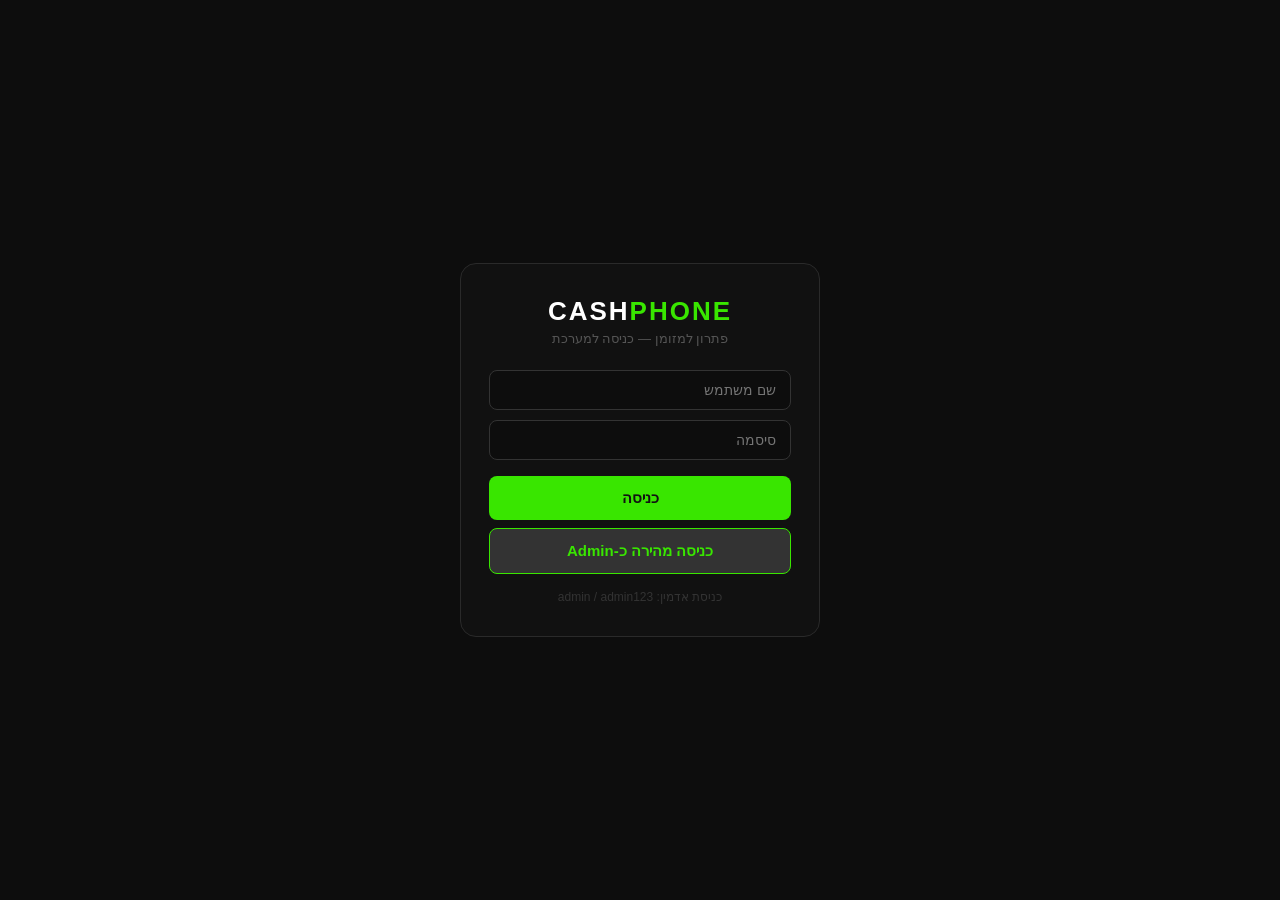
<file: cashphone_complete-12.html>
<!DOCTYPE html>
<html dir="rtl" lang="he">
<head>
<meta charset="UTF-8"/>
<meta name="viewport" content="width=device-width,initial-scale=1"/>
<title>CASHPHONE</title>
<style>
*{box-sizing:border-box;margin:0;padding:0;}
body{font-family:Arial,sans-serif;background:#f0f2f5;color:#222;direction:rtl;}
/* LOGIN */
.login-screen{position:fixed;inset:0;background:#0d0d0d;display:flex;align-items:center;justify-content:center;z-index:999;padding:20px;}
.login-box{background:#111;border:1px solid #2a2a2a;border-radius:16px;padding:32px 28px;width:100%;max-width:360px;text-align:center;}
.login-logo{font-size:26px;font-weight:700;color:#fff;letter-spacing:2px;margin-bottom:4px;}
.login-logo span{color:#39e600;}
.login-sub{font-size:13px;color:#555;margin-bottom:24px;}
.login-err{background:#1e0000;border:1px solid #552020;border-radius:8px;padding:9px;font-size:13px;color:#e24b4a;margin-bottom:12px;display:none;}
.login-err.on{display:block;}
.login-inp{width:100%;background:#0d0d0d;border:1px solid #333;border-radius:8px;padding:11px 14px;color:#eee;font-size:14px;font-family:inherit;margin-bottom:10px;text-align:right;}
.login-inp:focus{outline:none;border-color:#39e600;}
.login-btn{width:100%;background:#39e600;color:#111;border:none;border-radius:8px;padding:13px;font-size:15px;font-weight:700;cursor:pointer;font-family:inherit;margin-top:6px;}
.login-btn:hover{background:#2ec400;}
/* NAV */
.nav{background:#fff;padding:12px 20px;display:flex;align-items:center;justify-content:space-between;border-bottom:1px solid #e0e0e0;position:sticky;top:0;z-index:50;box-shadow:0 2px 8px rgba(0,0,0,.08);}
.logo{color:#111;font-size:17px;font-weight:700;letter-spacing:1px;}
.logo span{color:#39e600;}
.nav-right{display:flex;align-items:center;gap:8px;}
.ntab{background:none;border:none;color:#888;font-size:13px;cursor:pointer;padding:6px 13px;border-radius:8px;font-family:inherit;}
.ntab.on{background:#39e600;color:#111;font-weight:700;}
.user-chip{background:#1a1a1a;border:1px solid #2a2a2a;border-radius:20px;padding:4px 12px;font-size:12px;color:#888;}
.logout-btn{background:none;border:none;color:#e24b4a;font-size:12px;cursor:pointer;font-family:inherit;margin-right:6px;}
/* LAYOUT */
.page{display:none;padding:20px;max-width:960px;margin:0 auto;}
.page.on{display:block;}
.atabs{display:flex;gap:4px;background:#111;border-radius:8px;padding:4px;margin-bottom:16px;flex-wrap:wrap;}
.atab{flex:1;min-width:60px;text-align:center;padding:7px 4px;font-size:12px;border-radius:6px;cursor:pointer;color:#888;border:none;background:none;font-family:inherit;}
.atab.on{background:#1a1a1a;color:#eee;font-weight:600;border:1px solid #333;}
/* CARDS */
.card{background:#1a1a1a;border:1px solid #2a2a2a;border-radius:12px;padding:18px;margin-bottom:14px;}
.card-title{font-size:15px;font-weight:600;margin-bottom:14px;color:#fff;}
.lbl{font-size:12px;color:#888;display:block;margin-bottom:4px;margin-top:8px;}
input,select{width:100%;background:#111;border:1px solid #333;border-radius:8px;padding:9px 12px;color:#eee;font-size:14px;font-family:inherit;}
input:focus,select:focus{outline:none;border-color:#39e600;}
.g2{display:grid;grid-template-columns:1fr 1fr;gap:10px;}
.g3{display:grid;grid-template-columns:1fr 1fr 1fr;gap:10px;}
.g4{display:grid;grid-template-columns:repeat(4,1fr);gap:10px;margin-bottom:14px;}
/* BUTTONS */
.gbtn{background:#39e600;color:#111;border:none;border-radius:8px;padding:9px 16px;font-size:13px;font-weight:700;cursor:pointer;font-family:inherit;white-space:nowrap;}
.gbtn:hover{background:#2ec400;}
.obtn{background:none;color:#eee;border:1px solid #444;border-radius:8px;padding:8px 14px;font-size:13px;cursor:pointer;font-family:inherit;}
.obtn:hover{background:#222;}
.dbtn{background:none;color:#e24b4a;border:1px solid #552020;border-radius:6px;padding:5px 10px;font-size:12px;cursor:pointer;font-family:inherit;}
.sbtn{background:none;color:#eee;border:1px solid #333;border-radius:6px;padding:5px 10px;font-size:12px;cursor:pointer;font-family:inherit;}
.sbtn:hover{background:#222;}
/* STATS */
.stat{background:#111;border-radius:10px;padding:14px;text-align:center;}
.stat-l{font-size:11px;color:#555;margin-bottom:4px;}
.stat-v{font-size:22px;font-weight:700;}
/* BADGES */
.badge{font-size:11px;padding:2px 9px;border-radius:10px;display:inline-block;margin-right:4px;}
.b-ok{background:#0f2010;color:#39e600;}
.b-low{background:#2a1a00;color:#ef9f27;}
.b-empty{background:#1e0000;color:#e24b4a;}
.b-vip{background:#1a0533;color:#c4b5fd;}
.b-high{background:#2a0a0a;color:#fca5a5;}
.b-normal{background:#1e1e1e;color:#888;}
.b-admin{background:#0a1a2a;color:#60a5fa;}
/* STORE ROWS */
.srow{background:#111;border-radius:10px;padding:14px 16px;margin-bottom:8px;}
.srow-top{display:flex;align-items:flex-start;justify-content:space-between;margin-bottom:10px;gap:10px;}
.srow-name{font-size:14px;font-weight:700;}
.srow-meta{font-size:12px;color:#666;margin-top:3px;}
.srow-actions{display:flex;gap:6px;flex-wrap:wrap;flex-shrink:0;}
.cbar-wrap{background:#222;border-radius:20px;height:7px;margin-bottom:5px;overflow:hidden;}
.cbar{height:100%;border-radius:20px;background:#39e600;}
.cbar.low{background:#ef9f27;}
.cbar.empty{background:#e24b4a;}
.cnums{display:flex;justify-content:space-between;font-size:12px;color:#555;}
.topup-row{display:flex;gap:8px;margin-top:10px;align-items:center;}
/* ORDERS */
.orow{background:#111;border-radius:8px;padding:11px 14px;margin-bottom:7px;display:grid;grid-template-columns:1fr auto auto;gap:8px;align-items:center;}
.orow-game{font-size:13px;font-weight:600;}
.orow-meta{font-size:11px;color:#666;margin-top:2px;}
.orow-price{font-size:14px;font-weight:700;color:#39e600;}
.done-btn{background:#39e600;color:#111;border:none;border-radius:6px;padding:5px 12px;font-size:12px;font-weight:700;cursor:pointer;font-family:inherit;}
.done-badge{font-size:11px;background:#0f2010;color:#39e600;padding:3px 9px;border-radius:8px;}
/* LOG */
.lrow{display:flex;justify-content:space-between;align-items:center;padding:9px 0;border-bottom:1px solid #1a1a1a;font-size:13px;}
.lrow:last-child{border:none;}
.lplus{color:#39e600;font-weight:700;}
.lminus{color:#e24b4a;font-weight:700;}
/* STORE FRONT */
.hero{background:#111;border-radius:12px;padding:24px;margin-bottom:14px;text-align:center;border:1px solid #1e1e1e;}
.hero h1{color:#fff;font-size:1.5rem;font-weight:700;margin-bottom:6px;}
.hero h1 span{color:#39e600;}
.hero p{color:#888;font-size:14px;}
.hero-badges{display:flex;justify-content:center;gap:16px;margin-top:12px;flex-wrap:wrap;}
.hbadge{display:flex;align-items:center;gap:5px;color:#888;font-size:12px;}
.hbadge::before{content:'';width:7px;height:7px;border-radius:50%;background:#39e600;display:inline-block;}
.cdisp{background:#111;border:1px solid #39e600;border-radius:8px;padding:10px 16px;margin-bottom:12px;display:flex;justify-content:space-between;align-items:center;}
.cat-row{display:flex;gap:6px;flex-wrap:wrap;margin-bottom:14px;}
.cat-btn{background:#111;border:1px solid #2a2a2a;border-radius:20px;padding:5px 14px;font-size:12px;cursor:pointer;color:#888;font-family:inherit;}
.cat-btn.on{background:#39e600;color:#111;border-color:#39e600;font-weight:700;}
.pgrid{display:grid;grid-template-columns:repeat(auto-fill,minmax(148px,1fr));gap:10px;margin-bottom:14px;}
.pcard{background:#1a1a1a;border:1px solid #2a2a2a;border-radius:12px;overflow:hidden;cursor:pointer;transition:border-color .15s;}
.pcard:hover:not(.dis){border-color:#39e600;}
.pcard.dis{opacity:.4;cursor:not-allowed;}
.pimg{height:100px;display:flex;align-items:center;justify-content:center;font-size:2rem;overflow:hidden;position:relative;}
.pimg img{width:100%;height:100%;object-fit:contain;padding:12px;filter:drop-shadow(0 2px 4px rgba(0,0,0,0.3));}
.pbody{padding:10px 11px;}
.pname{font-size:13px;font-weight:700;margin-bottom:2px;}
.pcur{font-size:11px;color:#888;margin-bottom:6px;}
.pfrom{font-size:14px;font-weight:700;color:#39e600;}
.pbtn{display:block;width:100%;background:#39e600;color:#111;border:none;border-radius:6px;padding:6px;font-size:12px;font-weight:700;cursor:pointer;font-family:inherit;margin-top:7px;}
.nocredit{background:#1e0000;border:1px solid #552020;border-radius:8px;padding:10px 14px;font-size:13px;text-align:center;margin-bottom:12px;color:#e24b4a;display:none;}
.nocredit.on{display:block;}
.successbox{background:#0f2010;border:1px solid #39e600;border-radius:12px;padding:20px;text-align:center;display:none;margin-bottom:12px;}
.successbox.on{display:block;}
.ovwrap{min-height:420px;background:rgba(0,0,0,.7);border-radius:12px;display:none;align-items:center;justify-content:center;padding:12px;}
.ovwrap.on{display:flex;}
.modal{background:#1a1a1a;border-radius:14px;border:1px solid #333;padding:20px;width:100%;max-width:350px;}
.modal h3{font-size:15px;font-weight:700;margin-bottom:4px;}
.modal-sub{font-size:12px;color:#888;margin-bottom:14px;}
.pkgs{display:grid;grid-template-columns:repeat(3,1fr);gap:6px;margin-bottom:10px;}
.pkg{background:#111;border:2px solid transparent;border-radius:8px;padding:8px 4px;text-align:center;cursor:pointer;}
.pkg.sel{border-color:#39e600;}
.pkg.no{opacity:.3;cursor:not-allowed;}
.pkg-a{font-size:12px;font-weight:700;display:block;}
.pkg-p{font-size:11px;color:#888;}
.prow{display:flex;justify-content:space-between;align-items:center;background:#111;border-radius:8px;padding:9px 12px;margin-bottom:8px;}
.paybtn{width:100%;background:transparent;color:#39e600;border:2px solid #39e600;border-radius:8px;padding:11px;font-size:14px;font-weight:700;cursor:pointer;font-family:inherit;}
.paybtn:hover:not(:disabled){background:#39e600;color:#111;}
.paybtn:disabled{opacity:.4;cursor:not-allowed;}
.cancelbtn{width:100%;background:none;border:none;color:#888;font-size:13px;cursor:pointer;margin-top:6px;font-family:inherit;}
/* PRICE EDITOR */
.mtabs{display:flex;gap:4px;margin-bottom:10px;}
.mtab{flex:1;text-align:center;padding:7px;font-size:12px;border-radius:7px;cursor:pointer;border:1px solid #333;background:none;color:#888;font-family:inherit;}
.mtab.on{background:#39e600;color:#111;border-color:#39e600;font-weight:700;}
.bulk-bar{background:#0d0d0d;border-radius:10px;padding:14px;margin-bottom:14px;border:1px solid #1e1e1e;}
.ptable{width:100%;border-collapse:collapse;table-layout:fixed;}
.ptable th{text-align:right;padding:8px 6px;font-size:11px;font-weight:700;color:#555;border-bottom:1px solid #222;}
.ptable td{padding:7px 6px;border-bottom:1px solid #1a1a1a;font-size:13px;color:#eee;}
.ptable tr:last-child td{border:none;}
.pinp{width:68px;padding:4px 7px;font-size:13px;margin:0;text-align:left;}
.basep{color:#555;}
.finalp{color:#39e600;font-weight:700;}
.changedp{color:#ef9f27;font-weight:700;}
.save-bar{display:flex;justify-content:space-between;align-items:center;padding-top:14px;border-top:1px solid #222;margin-top:14px;}
.store-tabs-row{display:flex;gap:6px;flex-wrap:wrap;margin-bottom:14px;}
.stab{background:#111;border:1px solid #2a2a2a;border-radius:20px;padding:5px 14px;font-size:12px;cursor:pointer;color:#888;font-family:inherit;}
.stab.on{background:#39e600;color:#111;border-color:#39e600;font-weight:700;}
/* USERS */
.urow{background:#111;border-radius:8px;padding:11px 14px;margin-bottom:7px;display:flex;align-items:center;justify-content:space-between;gap:10px;}
/* TOAST */
.toast{background:#39e600;color:#111;border-radius:8px;padding:9px 16px;font-size:13px;font-weight:700;display:none;margin-bottom:14px;text-align:center;}
.toast.on{display:block;}
.slbl{font-size:11px;font-weight:700;color:#444;letter-spacing:.06em;text-transform:uppercase;margin-bottom:8px;}
.prev-banner{background:#111;border-radius:8px;padding:9px 14px;margin-bottom:12px;display:flex;align-items:center;justify-content:space-between;border:1px solid #1e1e1e;}
.compare-wrap{overflow-x:auto;}

/* ===== MOBILE RESPONSIVE ===== */
@media (max-width: 600px) {
  /* NAV */
  .nav{padding:10px 12px;flex-wrap:wrap;gap:8px;}
  .logo{font-size:15px;}
  .nav-right{width:100%;justify-content:space-between;}
  #nav-tabs{flex-wrap:wrap;gap:3px;}
  .ntab{font-size:11px;padding:5px 8px;}
  /* PAGES */
  .page{padding:12px;}
  /* GRIDS */
  .g2{grid-template-columns:1fr;}
  .g3{grid-template-columns:1fr 1fr;}
  .g4{grid-template-columns:1fr 1fr;}
  /* STATS */
  .stat{padding:10px;}
  .stat-v{font-size:18px;}
  /* STORE FRONT */
  .hero{padding:16px 12px;}
  .hero h1{font-size:1.2rem;}
  .hero-badges{gap:10px;}
  /* PRODUCTS GRID — 2 columns on mobile */
  .pgrid{grid-template-columns:repeat(2,1fr);gap:8px;}
  .pimg{height:65px;}
  .pbody{padding:8px;}
  .pname{font-size:12px;}
  .pfrom{font-size:13px;}
  .pbtn{font-size:11px;padding:5px;}
  /* MODAL — full screen on mobile */
  .ovwrap{padding:0;border-radius:0;min-height:100vh;align-items:flex-end;}
  .modal{border-radius:16px 16px 0 0;max-width:100%;padding:20px 16px 30px;}
  .pkgs{grid-template-columns:repeat(2,1fr);}
  /* ORDERS */
  .orow{grid-template-columns:1fr auto;gap:6px;}
  .orow-price{grid-column:2;grid-row:1;}
  .done-btn{font-size:11px;padding:4px 8px;}
  /* ADMIN */
  .atabs{gap:2px;}
  .atab{font-size:11px;padding:6px 3px;}
  /* STORE ROW */
  .srow-top{flex-direction:column;gap:8px;}
  .srow-actions{width:100%;justify-content:flex-start;}
  /* TOPUP */
  .topup-row{flex-wrap:wrap;}
  .topup-row input{min-width:0;}
  /* PRICE TABLE */
  .ptable{font-size:11px;}
  .pinp{width:55px;font-size:11px;}
  /* SAVE BAR */
  .save-bar{flex-direction:column;gap:10px;align-items:stretch;text-align:center;}
  .save-bar div{display:flex;gap:8px;}
  .save-bar .obtn,.save-bar .gbtn{flex:1;}
  /* CAT ROW */
  .cat-row{gap:4px;}
  .cat-btn{padding:4px 10px;font-size:11px;}
  /* CREDIT DISPLAY */
  .cdisp{padding:8px 12px;}
  /* PREV BANNER */
  .prev-banner{flex-direction:column;gap:6px;align-items:flex-start;}
  .prev-banner select{width:100%;}
  /* USER ROW */
  .urow{flex-direction:column;align-items:flex-start;gap:8px;}
  .urow div:last-child{width:100%;display:flex;gap:6px;}
  /* USERS FORM */
  .g3{grid-template-columns:1fr;}
  /* BOTTOM NAV for store users */
  .bottom-nav{display:flex;}
}

@media (max-width: 380px) {
  .pgrid{grid-template-columns:repeat(2,1fr);}
  .g4{grid-template-columns:1fr 1fr;}
  .ntab{font-size:10px;padding:4px 6px;}
}

/* Bottom nav bar for mobile store users */
.bottom-nav{display:none;position:fixed;bottom:0;left:0;right:0;background:#111;border-top:1px solid #222;padding:8px 0 12px;z-index:40;justify-content:space-around;}
.bnav-btn{background:none;border:none;color:#888;font-size:10px;cursor:pointer;font-family:inherit;display:flex;flex-direction:column;align-items:center;gap:3px;padding:0 12px;}
.bnav-btn.on{color:#39e600;}
.bnav-icon{font-size:20px;}
/* Add padding to page when bottom nav shown */
.has-bottom-nav{padding-bottom:70px;}
</style>
</head>
<body>

<!-- LOGIN -->
<div class="login-screen" id="login-screen">
  <div class="login-box">
    <div class="login-logo">CASH<span>PHONE</span></div>
    <div class="login-sub">פתרון למזומן — כניסה למערכת</div>
    <div class="login-err" id="login-err">שם משתמש או סיסמה שגויים</div>
    <input class="login-inp" id="li-user" type="text" placeholder="שם משתמש" onkeydown="if(event.key==='Enter')doLogin()" autocomplete="off" autocorrect="off" autocapitalize="off"/>
    <input class="login-inp" id="li-pass" type="password" placeholder="סיסמה" onkeydown="if(event.key==='Enter')doLogin()" autocomplete="new-password"/>
    <button class="login-btn" onclick="doLogin()">כניסה</button>
    <button class="login-btn" onclick="quickLogin()" style="background:#333;color:#39e600;margin-top:8px;border:1px solid #39e600;">כניסה מהירה כ-Admin</button>
    <div style="margin-top:16px;font-size:12px;color:#333;">כניסת אדמין: admin / admin123</div>
  </div>
</div>

<!-- NAV -->
<div class="nav" id="main-nav" style="display:none;">
  <div class="logo">CASH<span>PHONE</span></div>
  <div class="nav-right">
    <div id="nav-tabs" style="display:flex;gap:4px;"></div>
    <div style="display:flex;align-items:center;gap:6px;background:#1a1a1a;border:1px solid #2a2a2a;border-radius:20px;padding:4px 12px;">
      <span class="user-chip" id="chip-name" style="background:none;border:none;padding:0;"></span>
      <button class="logout-btn" onclick="doLogout()">יציאה</button>
    </div>
  </div>
</div>

<!-- ADMIN -->
<div class="page" id="page-admin">
  <div class="toast" id="t-admin"></div>
  <div class="atabs">
    <button class="atab on" onclick="aTab(this,'sec-stores')">חנויות</button>
    <button class="atab" onclick="aTab(this,'sec-orders')">הזמנות</button>
    <button class="atab" onclick="aTab(this,'sec-log')">יומן</button>
    <button class="atab" onclick="aTab(this,'sec-stats')">סטטיסטיקה</button>
  </div>

  <div id="sec-stores">
    <div class="g4">
      <div class="stat"><div class="stat-l">חנויות</div><div class="stat-v" id="st-stores">0</div></div>
      <div class="stat"><div class="stat-l">קרדיט כולל</div><div class="stat-v" style="color:#39e600;" id="st-credit">₪0</div></div>
      <div class="stat"><div class="stat-l">הזמנות</div><div class="stat-v" id="st-orders">0</div></div>
      <div class="stat"><div class="stat-l">הכנסות</div><div class="stat-v" id="st-rev">₪0</div></div>
    </div>
    <div class="card">
      <div class="card-title">הוסף חנות חדשה</div>
      <div class="g3">
        <div><label class="lbl">שם החנות</label><input id="n-name" placeholder="גיימינג ת&quot;א"/></div>
        <div>
          <label class="lbl">רמת מחיר</label>
          <select id="n-tier">
            <option value="vip">VIP — הנחה 15%</option>
            <option value="good">לקוח טוב — הנחה 7%</option>
            <option value="normal" selected>רגיל — מחיר בסיס</option>
            <option value="high">גבוה — +10%</option>
            <option value="max">מקסימלי — +20%</option>
            <option value="custom">מותאם אישית</option>
          </select>
        </div>
        <div><label class="lbl">קרדיט פתיחה (₪)</label><input id="n-credit" type="number" min="0" placeholder="0"/></div>
      </div>
      <div id="n-custom-wrap" style="display:none;" class="g2">
        <div><label class="lbl">שינוי % (חיובי=יקר, שלילי=הנחה)</label><input id="n-pct" type="number" placeholder="למשל: 15 או -5"/></div>
        <div><label class="lbl">או תוספת קבועה ₪</label><input id="n-ils" type="number" placeholder="למשל: 8"/></div>
      </div>
      <div style="border-top:1px solid #2a2a2a;margin-top:12px;padding-top:12px;">
        <div style="font-size:13px;font-weight:700;color:#39e600;margin-bottom:10px;">🔐 פרטי כניסה לחנות</div>
        <div class="g2">
          <div><label class="lbl">שם משתמש לכניסה</label><input id="n-username" placeholder="למשל: gaming_ta" autocomplete="off"/></div>
          <div><label class="lbl">סיסמה לכניסה</label><input id="n-password" type="password" placeholder="מינימום 4 תווים" autocomplete="off"/></div>
        </div>
      </div>
      <button class="gbtn" onclick="addStore()" style="margin-top:12px;">צור חנות + משתמש</button>
    </div>
    <div class="card">
      <div class="card-title">חנויות פעילות</div>
      <div id="stores-list"></div>
    </div>
  </div>

  <div id="sec-orders" style="display:none;">
    <div style="display:flex;gap:8px;margin-bottom:14px;flex-wrap:wrap;">
      <select id="of-store" style="flex:1;min-width:140px;" onchange="renderOrders()"><option value="all">כל החנויות</option></select>
      <select id="of-status" style="width:150px;" onchange="renderOrders()">
        <option value="all">כל הסטטוסים</option>
        <option value="new">ממתין לביצוע</option>
        <option value="done">הושלם</option>
      </select>
    </div>
    <div id="orders-list"></div>
  </div>

  <div id="sec-log" style="display:none;">
    <div class="card"><div class="card-title">יומן עסקאות</div><div id="log-list"></div></div>
  </div>

  <div id="sec-stats" style="display:none;">
    <div class="card">
      <div class="card-title">ייצוא דוחות לאקסל</div>
      <div style="display:grid;grid-template-columns:1fr 1fr;gap:10px;margin-bottom:14px;">
        <button class="gbtn" onclick="exportOrders()" style="background:#1d6f42;">
          📊 ייצוא הזמנות
        </button>
        <button class="gbtn" onclick="exportStores()" style="background:#1d6f42;">
          🏪 ייצוא חנויות
        </button>
        <button class="gbtn" onclick="exportByStore()" style="background:#1d6f42;">
          📋 הזמנות לפי חנות
        </button>
        <button class="gbtn" onclick="exportSummary()" style="background:#1d6f42;">
          💰 דוח סיכום
        </button>
      </div>
      <div style="font-size:12px;color:#666;">הקבצים יורדים ישירות למכשיר שלך בפורמט CSV (נפתח באקסל)</div>
    </div>
    <div class="card"><div class="card-title">הכנסות לפי חנות</div><div id="store-stats"></div></div>
    <div class="card"><div class="card-title">מוצרים פופולריים</div><div id="prod-stats"></div></div>
  </div>
</div>

<!-- STORE FRONT -->
<div class="page" id="page-store">
  <div class="toast" id="t-store"></div>
  <div class="prev-banner">
    <span style="font-size:13px;color:#666;">חנות: <strong style="color:#39e600;" id="prev-name">—</strong></span>
    <select id="prev-sel" style="margin:0;width:auto;" onchange="switchPreview()"></select>
  </div>
  <div class="hero">
    <h1>טעינת מטבעות <span>וכרטיסי גיפט</span></h1>
    <p>Roblox · Fortnite · PSN · Xbox · Steam · Google Play ועוד</p>
    <div class="hero-badges">
      <span class="hbadge">שירות אישי</span>
      <span class="hbadge">טעינה מהירה</span>
      <span class="hbadge">מחירים מיוחדים</span>
    </div>
  </div>
  <div class="cdisp">
    <span style="color:#888;font-size:13px;">יתרת קרדיט</span>
    <span style="color:#39e600;font-size:18px;font-weight:700;" id="credit-val">₪0</span>
  </div>
  <div class="nocredit" id="nocredit-msg">אין קרדיט — פנה לספק לטעינה</div>
  <div class="successbox" id="success-box">
    <div style="font-size:2rem;margin-bottom:8px;">✅</div>
    <div style="font-size:16px;font-weight:700;color:#39e600;margin-bottom:4px;">ההזמנה התקבלה!</div>
    <div style="font-size:13px;color:#aaa;" id="success-msg"></div>
  </div>
  <div class="cat-row" id="cat-row"></div>
  <div class="pgrid" id="prod-grid"></div>
  <div class="ovwrap" id="overlay">
    <div class="modal">
      <h3 id="m-title"></h3>
      <div class="modal-sub" id="m-sub"></div>
      <div class="pkgs" id="m-pkgs"></div>
      <label class="lbl" id="m-ulbl">שם משתמש / ID</label>
      <input id="m-user" placeholder="שם משתמש" style="margin-bottom:8px;"/>
      <label class="lbl">הערה (אופציונלי)</label>
      <input id="m-note" placeholder="פלטפורמה, מדינה..." style="margin-bottom:10px;"/>
      <div class="prow"><span style="font-size:13px;color:#888;">עלות</span><span style="font-size:18px;font-weight:700;color:#39e600;" id="m-total">₪0</span></div>
      <div class="prow" style="margin-bottom:10px;"><span style="font-size:13px;color:#888;">יתרה אחרי</span><span style="font-size:14px;font-weight:700;" id="m-rem">₪0</span></div>
      <button class="paybtn" id="pay-btn" onclick="submitOrder()">אשר הזמנה</button>
      <button class="cancelbtn" onclick="closeOv()">ביטול</button>
    </div>
  </div>
</div>

<!-- PRICE EDITOR -->
<div class="page" id="page-prices">
  <div class="toast" id="t-prices"></div>
  <div class="card">
    <div class="card-title">עורך מחירים</div>
    <div class="slbl">בחר חנות</div>
    <div class="store-tabs-row" id="price-store-tabs"></div>
    <div class="bulk-bar">
      <div style="font-size:13px;font-weight:700;margin-bottom:10px;color:#fff;">עדכון אחיד — כל המוצרים</div>
      <div class="mtabs">
        <button class="mtab on" onclick="setBM(this,'pct')">% אחוז</button>
        <button class="mtab" onclick="setBM(this,'ils')">+ ₪ שקל</button>
        <button class="mtab" onclick="setBM(this,'fixed')">מחיר קבוע</button>
        <button class="mtab" onclick="setBM(this,'tier')">לפי רמה</button>
      </div>
      <div style="display:flex;gap:8px;align-items:flex-end;">
        <div style="flex:1;"><label class="lbl" id="bm-lbl">הוסף/הפחת אחוז</label><input type="number" id="bm-val" placeholder="למשל: 20 או -10"/></div>
        <button class="gbtn" onclick="applyBulk()">החל</button>
        <button class="obtn" onclick="resetP()">אפס</button>
      </div>
    </div>
    <div class="slbl">עריכה פרטנית</div>
    <div id="price-table"></div>
    <div class="save-bar">
      <span style="font-size:12px;color:#666;" id="pchanges">אין שינויים</span>
      <div style="display:flex;gap:8px;">
        <button class="obtn" onclick="discardP()">בטל</button>
        <button class="gbtn" onclick="saveP()">שמור</button>
      </div>
    </div>
  </div>
  <div class="card">
    <div class="card-title">השוואת מחירים בין חנויות</div>
    <div class="compare-wrap"><div id="compare-table"></div></div>
  </div>
</div>

<!-- USERS -->
<div class="page" id="page-users">
  <div class="toast" id="t-users"></div>
  <div class="card">
    <div class="card-title">הוסף משתמש חדש</div>
    <div class="g3">
      <div><label class="lbl">שם משתמש</label><input id="u-name" placeholder="store1"/></div>
      <div><label class="lbl">סיסמה</label><input id="u-pass" type="password" placeholder="סיסמה"/></div>
      <div>
        <label class="lbl">סוג</label>
        <select id="u-role" onchange="document.getElementById('u-store-wrap').style.display=this.value==='store'?'block':'none'">
          <option value="store">חנות — גישה לחנות בלבד</option>
          <option value="admin">אדמין — גישה מלאה</option>
        </select>
      </div>
    </div>
    <div id="u-store-wrap">
      <label class="lbl">שייך לחנות</label>
      <select id="u-store-link"></select>
    </div>
    <button class="gbtn" onclick="addUser()" style="margin-top:12px;">הוסף משתמש</button>
  </div>
  <div class="card">
    <div class="card-title">משתמשים</div>
    <div id="users-list"></div>
  </div>
</div>

<script>
// ============ DATA ============
const CATS={games:'משחקים',console:'קונסולות',wallet:'ארנקים',gift:'גיפט קארד'};
const TIERS={vip:{l:'VIP',b:'b-vip',pct:-15},good:{l:'טוב',b:'b-ok',pct:-7},normal:{l:'רגיל',b:'b-normal',pct:0},high:{l:'גבוה',b:'b-high',pct:10},max:{l:'מקס',b:'b-high',pct:20},custom:{l:'מותאם',b:'b-normal',pct:0}};
const PRODS=[
  {id:1,cat:'games',name:'Roblox',icon:'🟥',color:'#ce0e2d',cur:'Robux',ul:'שם משתמש Roblox',pkgs:[{a:'400 Robux',p:15},{a:'800 Robux',p:28},{a:'1700 Robux',p:55},{a:'4500 Robux',p:135},{a:'10000 Robux',p:290}]},
  {id:2,cat:'games',name:'Fortnite',icon:'⚡',color:'#1a1a2e',cur:'V-Bucks',ul:'Epic Games ID',pkgs:[{a:'1000 V-Bucks',p:32},{a:'2800 V-Bucks',p:85},{a:'5000 V-Bucks',p:150},{a:'13500 V-Bucks',p:390}]},
  {id:3,cat:'games',name:'Valorant',icon:'🔫',color:'#ff4655',cur:'VP',ul:'Riot ID',pkgs:[{a:'475 VP',p:28},{a:'950 VP',p:54},{a:'1900 VP',p:105},{a:'3650 VP',p:195}]},
  {id:4,cat:'games',name:'League of Legends',icon:'🏆',color:'#c89b3c',cur:'RP',ul:'Riot ID',pkgs:[{a:'650 RP',p:30},{a:'1380 RP',p:58},{a:'2800 RP',p:112},{a:'5000 RP',p:195}]},
  {id:5,cat:'games',name:'FC 25',icon:'⚽',color:'#0a3d62',cur:'FC Points',ul:'EA ID',pkgs:[{a:'250 FCP',p:22},{a:'500 FCP',p:40},{a:'1050 FCP',p:80},{a:'2200 FCP',p:160}]},
  {id:6,cat:'games',name:'Minecraft',icon:'⛏️',color:'#5d7c15',cur:'Minecoins',ul:'Microsoft Email',pkgs:[{a:'320 MC',p:18},{a:'1720 MC',p:85},{a:'4320 MC',p:210}]},
  {id:7,cat:'games',name:'Apex Legends',icon:'🎯',color:'#cd3333',cur:'Apex Coins',ul:'EA ID',pkgs:[{a:'1000 AC',p:35},{a:'2150 AC',p:70},{a:'4350 AC',p:135}]},
  {id:8,cat:'games',name:'Genshin Impact',icon:'✨',color:'#2d3561',cur:'Genesis',ul:'UID',pkgs:[{a:'60 Crystals',p:6},{a:'300 Crystals',p:28},{a:'980 Crystals',p:85},{a:'1980 Crystals',p:165}]},
  {id:9,cat:'games',name:'PUBG',icon:'🪖',color:'#c8860a',cur:'UC',ul:'Player ID',pkgs:[{a:'60 UC',p:6},{a:'325 UC',p:28},{a:'660 UC',p:55},{a:'1800 UC',p:140}]},
  {id:10,cat:'games',name:'Call of Duty',icon:'🎮',color:'#222',cur:'COD Points',ul:'Activision ID',pkgs:[{a:'200 CP',p:12},{a:'500 CP',p:28},{a:'1100 CP',p:55},{a:'2400 CP',p:115}]},
  {id:11,cat:'console',name:'PlayStation (PSN)',icon:'🎮',color:'#003087',cur:'PSN',ul:'PSN Email',pkgs:[{a:'₪50 PSN',p:55},{a:'₪100 PSN',p:108},{a:'₪200 PSN',p:215},{a:'₪300 PSN',p:320}]},
  {id:12,cat:'console',name:'Xbox',icon:'🟩',color:'#107c10',cur:'Xbox',ul:'Microsoft Email',pkgs:[{a:'$10 Xbox',p:40},{a:'$25 Xbox',p:95},{a:'$50 Xbox',p:185},{a:'$100 Xbox',p:365}]},
  {id:13,cat:'console',name:'Nintendo eShop',icon:'🔴',color:'#e4000f',cur:'Nintendo',ul:'Nintendo Account',pkgs:[{a:'$10 eShop',p:40},{a:'$20 eShop',p:78},{a:'$50 eShop',p:190}]},
  {id:14,cat:'wallet',name:'Steam',icon:'🖥️',color:'#1b2838',cur:'Steam',ul:'Steam Email',pkgs:[{a:'$5 Steam',p:22},{a:'$10 Steam',p:42},{a:'$20 Steam',p:82},{a:'$50 Steam',p:200}]},
  {id:15,cat:'wallet',name:'Google Play',icon:'▶️',color:'#01875f',cur:'Google Play',ul:'Gmail',pkgs:[{a:'₪25 GP',p:28},{a:'₪50 GP',p:55},{a:'₪100 GP',p:108},{a:'₪200 GP',p:215}]},
  {id:16,cat:'wallet',name:'Apple / iTunes',icon:'🍎',color:'#555',cur:'Apple',ul:'Apple ID',pkgs:[{a:'₪25 Apple',p:28},{a:'₪50 Apple',p:55},{a:'₪100 Apple',p:108},{a:'₪200 Apple',p:215}]},
  {id:17,cat:'wallet',name:'Razer Gold',icon:'💎',color:'#44d62c',cur:'Razer Gold',ul:'Razer ID',pkgs:[{a:'$5 RG',p:22},{a:'$10 RG',p:42},{a:'$25 RG',p:100}]},
  {id:18,cat:'gift',name:'Amazon',icon:'📦',color:'#ff9900',cur:'Amazon',ul:'Amazon Email',pkgs:[{a:'$10',p:42},{a:'$25',p:102},{a:'$50',p:200},{a:'$100',p:395}]},
  {id:19,cat:'gift',name:'GameStop',icon:'🕹️',color:'#e31837',cur:'GameStop',ul:'Email',pkgs:[{a:'$10',p:42},{a:'$25',p:102},{a:'$50',p:200}]},
];

function makePrices(tier,custPct,custIls){
  const o={};
  PRODS.forEach(p=>p.pkgs.forEach(pkg=>{
    const k=`${p.id}_${pkg.p}`;
    let v=pkg.p;
    if(tier==='custom'){
      if(custPct)v=Math.round(v*(1+custPct/100));
      else if(custIls)v=Math.max(1,Math.round(v+custIls));
    } else {
      const t=TIERS[tier]||TIERS.normal;
      v=Math.round(v*(1+t.pct/100));
    }
    o[k]=Math.max(1,v);
  }));
  return o;
}
function cp(o){return JSON.parse(JSON.stringify(o));}
function now(){return new Date().toLocaleTimeString('he-IL',{hour:'2-digit',minute:'2-digit'});}

// ============ STATE ============
// ============ FIREBASE STORAGE ============
function saveData(){
  try{
    localStorage.setItem('cp_stores',JSON.stringify(stores));
    localStorage.setItem('cp_orders',JSON.stringify(orders));
    localStorage.setItem('cp_users',JSON.stringify(users));
  }catch(e){}
}

function loadData(){
  try{
    const s=localStorage.getItem('cp_stores');
    const o=localStorage.getItem('cp_orders');
    const u=localStorage.getItem('cp_users');
    if(s && JSON.parse(s).length>0) stores=JSON.parse(s);
    if(o) orders=JSON.parse(o)||[];
    if(u && JSON.parse(u).length>0) users=JSON.parse(u);
    if(!users.find(u=>u.username==='admin'))
      users.unshift({id:'admin',username:'admin',password:'admin123',role:'admin',storeId:null});
  }catch(e){
    if(!users.find(u=>u.username==='admin'))
      users.unshift({id:'admin',username:'admin',password:'admin123',role:'admin',storeId:null});
  }
}

// טען נתונים מ-Firebase בהפעלה
let stores=[{id:'default',name:'ברירת מחדל',tier:'normal',credit:0,maxCredit:0,prices:makePrices('normal'),log:[]}];
let orders=[];
let users=[{id:'admin',username:'admin',password:'admin123',role:'admin',storeId:null}];
let currentUser=null;
let prevId='default';
let priceStoreId='default';
let pendingP=null;
let bm='pct';
let selProd=null,selPkgData=null;
let activeCat='all';

// ============ AUTH ============
function quickLogin(){
  document.getElementById('li-user').value='admin';
  document.getElementById('li-pass').value='admin123';
  doLogin();
}

function doLogin(){
  const u=document.getElementById('li-user').value.trim().toLowerCase();
  const p=document.getElementById('li-pass').value.trim();
  const found=users.find(x=>x.username===u&&x.password===p);
  if(!found){document.getElementById('login-err').classList.add('on');document.getElementById('li-pass').value='';return;}
  currentUser=found;
  document.getElementById('login-screen').style.display='none';
  document.getElementById('main-nav').style.display='flex';
  document.getElementById('login-err').classList.remove('on');
  document.getElementById('chip-name').textContent=found.username+(found.role==='admin'?' 👑':' 🏪');
  buildNav();
  if(found.role==='store'){
    const s=stores.find(s=>s.id===found.storeId);
    if(s)prevId=s.id;
    showPage('page-store');
  } else {
    showPage('page-admin');
  }
}

function doLogout(){
  currentUser=null;
  document.getElementById('login-screen').style.display='flex';
  document.getElementById('main-nav').style.display='none';
  document.getElementById('li-user').value='';
  document.getElementById('li-pass').value='';
  document.querySelectorAll('.page').forEach(p=>p.classList.remove('on'));
}

function buildNav(){
  const isAdmin=currentUser&&currentUser.role==='admin';
  const tabs=document.getElementById('nav-tabs');
  tabs.innerHTML='';
  if(isAdmin){
    [['page-admin','פאנל ניהול'],['page-store','חנות'],['page-prices','מחירים'],['page-users','משתמשים']].forEach(([id,lbl])=>{
      const b=document.createElement('button');
      b.className='ntab'+(id==='page-admin'?' on':'');
      b.textContent=lbl;
      b.onclick=()=>{showPage(id);document.querySelectorAll('.ntab').forEach(t=>t.classList.remove('on'));b.classList.add('on');if(id==='page-store')renderStoreFront();if(id==='page-prices')renderPriceEditor();if(id==='page-users')renderUsers();};
      tabs.appendChild(b);
    });
  } else {
    const b=document.createElement('button');
    b.className='ntab on';b.textContent='החנות שלי';
    tabs.appendChild(b);
  }
}

function showPage(id){
  document.querySelectorAll('.page').forEach(p=>p.classList.remove('on'));
  document.getElementById(id).classList.add('on');
}

// ============ STORES ============
document.getElementById('n-tier').addEventListener('change',function(){
  document.getElementById('n-custom-wrap').style.display=this.value==='custom'?'grid':'none';
});

function getStore(id){return stores.find(s=>s.id===(id||prevId))||stores[0];}

function addStore(){
  const name=document.getElementById('n-name').value.trim();
  if(!name){document.getElementById('n-name').style.borderColor='#552020';document.getElementById('n-name').focus();return;}
  document.getElementById('n-name').style.borderColor='';
  const username=document.getElementById('n-username').value.trim();
  const password=document.getElementById('n-password').value;
  if(!username){document.getElementById('n-username').style.borderColor='#552020';document.getElementById('n-username').focus();toast('t-admin','הכנס שם משתמש לחנות');return;}
  document.getElementById('n-username').style.borderColor='';
  if(!password||password.length<4){document.getElementById('n-password').style.borderColor='#552020';document.getElementById('n-password').focus();toast('t-admin','סיסמה חייבת להיות לפחות 4 תווים');return;}
  document.getElementById('n-password').style.borderColor='';
  if(users.find(u=>u.username===username)){toast('t-admin','שם משתמש "'+username+'" כבר קיים — בחר אחר');return;}
  const tier=document.getElementById('n-tier').value;
  const credit=parseInt(document.getElementById('n-credit').value)||0;
  const custPct=parseFloat(document.getElementById('n-pct').value)||0;
  const custIls=parseFloat(document.getElementById('n-ils').value)||0;
  const id='s'+Date.now();
  const log=credit>0?[{t:'טעינה פתיחה',amt:credit,plus:true,time:now()}]:[];
  stores.push({id,name,tier,credit,maxCredit:credit,prices:makePrices(tier,custPct,custIls),log});
  // צור משתמש אוטומטית
  users.push({id:'u'+Date.now(),username,password,role:'store',storeId:id});
  document.getElementById('n-name').value='';
  document.getElementById('n-credit').value='';
  document.getElementById('n-username').value='';
  document.getElementById('n-password').value='';
  renderAll();
  toast('t-admin','✅ חנות "'+name+'" נוצרה! כניסה: '+username+' / '+password);
  saveData();
}

function topup(id){
  const s=getStore(id);
  const inp=document.getElementById('tp_'+id);
  const amt=parseInt(inp.value)||0;
  if(amt<=0)return;
  s.credit+=amt;s.maxCredit+=amt;
  s.log.unshift({t:'טעינת קרדיט',amt,plus:true,time:now()});
  inp.value='';
  renderAll();toast('t-admin','₪'+amt+' נטענו לחנות "'+s.name+'"');
  saveData();
}

function delStore(id){
  if(!confirm('למחוק חנות זו?'))return;
  stores=stores.filter(s=>s.id!==id);
  if(prevId===id)prevId='default';
  if(priceStoreId===id)priceStoreId='default';
  renderAll();saveData();
}

function creditStatus(s){
  const pct=s.maxCredit>0?s.credit/s.maxCredit:1;
  if(s.credit<=0)return{cls:'b-empty',txt:'אזל'};
  if(pct<0.2)return{cls:'b-low',txt:'נמוך'};
  return{cls:'b-ok',txt:'תקין'};
}

function renderStores(){
  document.getElementById('stores-list').innerHTML=stores.map(s=>{
    const cs=creditStatus(s);
    const tier=TIERS[s.tier]||TIERS.normal;
    const pct=s.maxCredit>0?Math.max(0,Math.round(s.credit/s.maxCredit*100)):0;
    const bc=s.credit<=0?'empty':pct<20?'low':'';
    return`<div class="srow">
      <div class="srow-top">
        <div>
          <div class="srow-name">${s.name}
            <span class="badge ${cs.cls}">${cs.txt}</span>
            <span class="badge ${tier.b}">${tier.l}</span>
          </div>
          <div class="srow-meta">₪${s.credit.toLocaleString()} מתוך ₪${s.maxCredit.toLocaleString()}</div>
          <div class="srow-meta" style="color:#39e600;margin-top:2px;">🔐 כניסה: ${(()=>{const u=users.find(u=>u.storeId===s.id);return u?u.username+' / '+u.password:'לא הוגדר';})()}</div>
        </div>
        <div class="srow-actions">
          <button class="sbtn" onclick="prevStore('${s.id}')">תצוגה</button>
          <button class="sbtn" onclick="editPrices('${s.id}')">מחירים</button>
          ${s.id!=='default'?`<button class="dbtn" onclick="delStore('${s.id}')">מחק</button>`:''}
        </div>
      </div>
      <div class="cbar-wrap"><div class="cbar ${bc}" style="width:${pct}%"></div></div>
      <div class="cnums"><span>יתרה: <strong>₪${s.credit.toLocaleString()}</strong></span><span>${pct}%</span></div>
      <div class="topup-row">
        <input id="tp_${s.id}" type="number" min="0" placeholder="סכום טעינה (₪)" style="flex:1;"/>
        <button class="gbtn" onclick="topup('${s.id}')">טען קרדיט +</button>
      </div>
    </div>`;
  }).join('');
}

// ============ ORDERS ============
function renderOrders(){
  const sf=document.getElementById('of-store').value;
  const stf=document.getElementById('of-status').value;
  let list=orders;
  if(sf!=='all')list=list.filter(o=>o.storeId===sf);
  if(stf!=='all')list=list.filter(o=>o.status===stf);
  const el=document.getElementById('orders-list');
  if(!list.length){el.innerHTML='<div style="text-align:center;padding:2rem;color:#555;font-size:13px;">אין הזמנות</div>';return;}
  el.innerHTML=list.map(o=>`
    <div class="orow">
      <div><div class="orow-game">${o.prod} — ${o.pkg}</div><div class="orow-meta">${o.user}${o.note?' · '+o.note:''} · ${o.storeName} · ${o.time}</div></div>
      <div class="orow-price">₪${o.price}</div>
      <div>${o.status==='new'?`<button class="done-btn" onclick="doneOrder(${o.id})">בוצע ✓</button>`:`<span class="done-badge">הושלם</span>`}</div>
    </div>`).join('');
}

function doneOrder(id){
  const o=orders.find(o=>o.id===id);
  if(o){
    o.status='done';
    renderOrders();updateStats();saveData();
    sendTelegram(
      `✅ <b>הזמנה הושלמה!</b>\n\n`+
      `🏪 חנות: ${o.storeName}\n`+
      `🎮 מוצר: ${o.prod} — ${o.pkg}\n`+
      `👤 משתמש: ${o.user}\n`+
      `💰 מחיר: ₪${o.price}`
    );
  }
}

function renderLog(){
  const all=stores.flatMap(s=>s.log.map(l=>({...l,store:s.name}))).slice(0,80);
  const el=document.getElementById('log-list');
  el.innerHTML=all.length?all.map(l=>`
    <div class="lrow">
      <span><strong>${l.store}</strong> — ${l.t}${l.user?' ('+l.user+')':''}</span>
      <span class="${l.plus?'lplus':'lminus'}">${l.plus?'+':'-'}₪${l.amt} <span style="color:#333;font-size:11px;">· ${l.time}</span></span>
    </div>`).join(''):'<div style="text-align:center;padding:1rem;color:#555;font-size:13px;">אין רשומות</div>';
}

function updateStats(){
  document.getElementById('st-stores').textContent=stores.length;
  document.getElementById('st-credit').textContent='₪'+stores.reduce((t,s)=>t+s.credit,0).toLocaleString();
  document.getElementById('st-orders').textContent=orders.length;
  document.getElementById('st-rev').textContent='₪'+orders.filter(o=>o.status==='done').reduce((t,o)=>t+o.price,0).toLocaleString();
  const ss=document.getElementById('store-stats');
  if(ss)ss.innerHTML=stores.map(s=>{
    const so=orders.filter(o=>o.storeId===s.id);
    const rev=so.filter(o=>o.status==='done').reduce((t,o)=>t+o.price,0);
    return`<div style="display:flex;justify-content:space-between;padding:9px 0;border-bottom:1px solid #1a1a1a;font-size:13px;"><span>${s.name}</span><span>${so.length} הזמנות · <span style="color:#39e600;font-weight:700;">₪${rev}</span></span></div>`;
  }).join('');
  const ps=document.getElementById('prod-stats');
  if(ps){
    const c={};orders.forEach(o=>{c[o.prod]=(c[o.prod]||0)+1;});
    const sorted=Object.entries(c).sort((a,b)=>b[1]-a[1]).slice(0,8);
    ps.innerHTML=sorted.length?sorted.map(([n,cnt])=>`<div style="display:flex;justify-content:space-between;padding:8px 0;border-bottom:1px solid #1a1a1a;font-size:13px;"><span>${n}</span><span style="color:#39e600;font-weight:700;">${cnt}</span></div>`).join(''):'<div style="color:#555;font-size:13px;padding:1rem;text-align:center;">אין נתונים</div>';
  }
}

function updateFilters(){
  const sel=document.getElementById('of-store');const cur=sel.value;
  sel.innerHTML='<option value="all">כל החנויות</option>'+stores.map(s=>`<option value="${s.id}">${s.name}</option>`).join('');
  if(stores.find(s=>s.id===cur))sel.value=cur;
}

// ============ STORE FRONT ============
function updatePrevSel(){
  const sel=document.getElementById('prev-sel');
  // store users only see their store
  if(currentUser&&currentUser.role==='store'){
    sel.style.display='none';return;
  }
  sel.style.display='';
  sel.innerHTML=stores.map(s=>`<option value="${s.id}">${s.name}</option>`).join('');
  sel.value=prevId;
}

function switchPreview(){prevId=document.getElementById('prev-sel').value;renderStoreFront();}

function prevStore(id){
  prevId=id;
  showPage('page-store');
  document.querySelectorAll('.ntab').forEach(t=>t.classList.remove('on'));
  const tabs=document.querySelectorAll('.ntab');
  if(tabs[1])tabs[1].classList.add('on');
  renderStoreFront();
}

function sp(s,prodId,baseP){
  const k=`${prodId}_${baseP}`;
  if(s&&s.prices&&s.prices[k]!==undefined&&s.prices[k]!==null){
    return s.prices[k];
  }
  // אם אין מחיר מוגדר — חשב לפי רמת המחיר של החנות
  const tier=TIERS[s&&s.tier?s.tier:'normal']||TIERS.normal;
  return Math.max(1,Math.round(baseP*(1+tier.pct/100)));
}

function renderStoreFront(){
  const s=getStore(prevId);
  const tier=TIERS[s.tier]||TIERS.normal;
  document.getElementById('prev-name').textContent=s.name;
  // הצג רמת מחיר בבאנר
  const pctTxt=tier.pct>0?` (+${tier.pct}%)`:tier.pct<0?` (${tier.pct}%)`:'';
  document.getElementById('prev-name').textContent=`${s.name} — מחירים: ${tier.l}${pctTxt}`;
  updatePrevSel();
  document.getElementById('credit-val').textContent='₪'+s.credit.toLocaleString();
  const noC=s.credit<=0;
  document.getElementById('nocredit-msg').classList.toggle('on',noC);
  document.getElementById('success-box').classList.remove('on');
  const catRow=document.getElementById('cat-row');
  catRow.innerHTML=`<button class="cat-btn${activeCat==='all'?' on':''}" onclick="filterCat('all')">הכל</button>`
    +Object.entries(CATS).map(([k,v])=>`<button class="cat-btn${activeCat===k?' on':''}" onclick="filterCat('${k}')">${v}</button>`).join('');
  const prods=activeCat==='all'?PRODS:PRODS.filter(p=>p.cat===activeCat);
  document.getElementById('prod-grid').innerHTML=prods.map(p=>{
    const minP=sp(s,p.id,p.pkgs[0].p);
    const can=s.credit>=minP&&!noC;
    return`<div class="pcard${!can?' dis':''}">
      <div class="pimg" style="background:${p.color||'#1a1a1a'};font-size:2.5rem;">${p.icon}</div>
      <div class="pbody">
        <div class="pname">${p.name}</div>
        <div class="pcur">${p.cur}</div>
        <div class="pfrom">מ-₪${minP}</div>
        <button class="pbtn" onclick="${can?'openModal('+p.id+')':'void(0)'}" ${!can?'style="background:#333;cursor:not-allowed;"':''}>${can?'הזמן':'אין קרדיט'}</button>
      </div>
    </div>`;
  }).join('');
}

function filterCat(cat){activeCat=cat;renderStoreFront();}

function openModal(prodId){
  const s=getStore(prevId);
  selProd=PRODS.find(p=>p.id===prodId);
  selPkgData=selProd.pkgs.find(pkg=>sp(s,selProd.id,pkg.p)<=s.credit)||null;
  if(!selPkgData)return;
  document.getElementById('m-title').textContent=selProd.name;
  document.getElementById('m-sub').textContent=selProd.cur+' — בחר כמות';
  document.getElementById('m-ulbl').textContent=selProd.ul||'שם משתמש / ID';
  document.getElementById('m-user').value='';document.getElementById('m-note').value='';
  renderMPkgs();
  document.getElementById('overlay').classList.add('on');
  document.getElementById('success-box').classList.remove('on');
}

function renderMPkgs(){
  const s=getStore(prevId);
  document.getElementById('m-pkgs').innerHTML=selProd.pkgs.map((pkg,i)=>{
    const dp=sp(s,selProd.id,pkg.p);
    const can=dp<=s.credit;
    const isSel=selPkgData&&selPkgData.p===pkg.p;
    return`<div class="pkg${isSel?' sel':''}${!can?' no':''}" onclick="${can?'pickPkg(this,'+i+')':''}">
      <span class="pkg-a">${pkg.a}</span><span class="pkg-p">₪${dp}</span>
    </div>`;
  }).join('');
  updMTotal();
}

function pickPkg(el,i){
  document.querySelectorAll('.pkg').forEach(p=>p.classList.remove('sel'));
  el.classList.add('sel');selPkgData=selProd.pkgs[i];updMTotal();
}

function updMTotal(){
  const s=getStore(prevId);
  const dp=sp(s,selProd.id,selPkgData.p);
  document.getElementById('m-total').textContent='₪'+dp;
  const rem=s.credit-dp;
  document.getElementById('m-rem').textContent='₪'+Math.max(0,rem).toLocaleString();
  document.getElementById('m-rem').style.color=rem<0?'#e24b4a':'#eee';
  document.getElementById('pay-btn').disabled=rem<0;
}

function closeOv(){document.getElementById('overlay').classList.remove('on');}

// ============ TELEGRAM ============
const TG_TOKEN='8782165924:AAF-E5HYDpZyYqiBJWhLAwVQ73n8W-Pbx58';
const TG_CHAT='979918391';

function sendTelegram(msg){
  const url=`https://api.telegram.org/bot${TG_TOKEN}/sendMessage`;
  fetch(url,{
    method:'POST',
    headers:{'Content-Type':'application/json'},
    body:JSON.stringify({chat_id:TG_CHAT,text:msg,parse_mode:'HTML'})
  }).catch(()=>{});
}

function submitOrder(){
  const s=getStore(prevId);
  const user=document.getElementById('m-user').value.trim();
  if(!user){document.getElementById('m-user').style.borderColor='#552020';document.getElementById('m-user').focus();return;}
  document.getElementById('m-user').style.borderColor='';
  const dp=sp(s,selProd.id,selPkgData.p);
  if(s.credit<dp)return;
  s.credit-=dp;
  const note=document.getElementById('m-note').value.trim();
  s.log.unshift({t:`הזמנה: ${selProd.name}`,amt:dp,plus:false,time:now(),user});
  const o={id:Date.now(),storeId:s.id,storeName:s.name,prod:selProd.name,pkg:selPkgData.a,price:dp,user,note,status:'new',time:now()};
  orders.unshift(o);
  closeOv();
  document.getElementById('success-box').classList.add('on');
  document.getElementById('success-msg').textContent=`${selPkgData.a} עבור "${user}" — יתרה: ₪${s.credit.toLocaleString()}`;
  renderStoreFront();renderOrders();updateStats();renderLog();
  saveData();
  // שלח התראה לטלגרם
  sendTelegram(
    `🔔 <b>הזמנה חדשה!</b>\n\n`+
    `🏪 חנות: ${s.name}\n`+
    `🎮 מוצר: ${selProd.name}\n`+
    `📦 כמות: ${selPkgData.a}\n`+
    `👤 משתמש: ${user}\n`+
    (note?`📝 הערה: ${note}\n`:'')+
    `💰 מחיר: ₪${dp}\n`+
    `💳 יתרה נותרת: ₪${s.credit.toLocaleString()}\n`+
    `🕐 שעה: ${now()}`
  );
}

// ============ PRICES ============
function editPrices(id){
  priceStoreId=id;pendingP=null;
  showPage('page-prices');
  document.querySelectorAll('.ntab').forEach(t=>t.classList.remove('on'));
  const tabs=document.querySelectorAll('.ntab');
  if(tabs[2])tabs[2].classList.add('on');
  renderPriceEditor();
}

function getPStore(){return stores.find(s=>s.id===priceStoreId)||stores[0];}
function getEP(){return pendingP||cp(getPStore().prices);}

function renderPStoreTabs(){
  document.getElementById('price-store-tabs').innerHTML=stores.map(s=>
    `<button class="stab${s.id===priceStoreId?' on':''}" onclick="selPStore('${s.id}')">${s.name}</button>`
  ).join('');
}

function selPStore(id){
  if(pendingP&&!confirm('יש שינויים שלא נשמרו. לעבור?'))return;
  priceStoreId=id;pendingP=null;renderPriceEditor();
}

function setBM(el,mode){
  bm=mode;
  document.querySelectorAll('.mtab').forEach(t=>t.classList.remove('on'));
  el.classList.add('on');
  const map={pct:'הוסף/הפחת אחוז (חיובי=יקר, שלילי=הנחה)',ils:'הוסף/הפחת ₪ לכל מחיר',fixed:'קבע מחיר קבוע לכל המוצרים',tier:'הגדר לפי רמה: vip / good / normal / high / max'};
  document.getElementById('bm-lbl').textContent=map[mode];
}

function applyBulk(){
  const val=document.getElementById('bm-val').value;
  const prices=getEP();
  PRODS.forEach(p=>p.pkgs.forEach(pkg=>{
    const k=`${p.id}_${pkg.p}`;
    let v=pkg.p;
    if(bm==='pct'){const n=parseFloat(val);if(!isNaN(n))v=Math.round(pkg.p*(1+n/100));}
    else if(bm==='ils'){const n=parseFloat(val);if(!isNaN(n))v=Math.max(1,Math.round(pkg.p+n));}
    else if(bm==='fixed'){const n=parseFloat(val);if(!isNaN(n))v=Math.max(1,Math.round(n));}
    else if(bm==='tier'){const t=TIERS[val.trim()];if(t)v=Math.max(1,Math.round(pkg.p*(1+t.pct/100)));}
    prices[k]=Math.max(1,v);
  }));
  pendingP=prices;renderPTable();renderCompare();countPC();
}

function resetP(){pendingP=cp(makePrices('normal'));renderPTable();renderCompare();countPC();}
function discardP(){pendingP=null;renderPTable();renderCompare();countPC();}

function saveP(){
  if(!pendingP)return;
  getPStore().prices=cp(pendingP);pendingP=null;
  renderPTable();renderCompare();countPC();
  toast('t-prices','המחירים נשמרו!');saveData();
}

function onPI(prodId,baseP,val){
  if(!pendingP)pendingP=cp(getPStore().prices);
  const k=`${prodId}_${baseP}`;
  const n=parseInt(val);
  pendingP[k]=isNaN(n)||n<1?getPStore().prices[k]:n;
  const el=document.getElementById(`fp_${prodId}_${baseP}`);
  if(el){el.textContent='₪'+pendingP[k];el.className=pendingP[k]!==baseP?'changedp':'finalp';}
  countPC();renderCompare();
}

function countPC(){
  if(!pendingP){document.getElementById('pchanges').textContent='אין שינויים';return;}
  let n=0;PRODS.forEach(p=>p.pkgs.forEach(pkg=>{if(pendingP[`${p.id}_${pkg.p}`]!==pkg.p)n++;}));
  document.getElementById('pchanges').textContent=n?n+' שינויים':'אין שינויים';
}

function renderPTable(){
  const prices=getEP();
  let html='';
  Object.entries(CATS).forEach(([ck,cn])=>{
    const prods=PRODS.filter(p=>p.cat===ck);
    html+=`<div style="margin-bottom:16px;"><div style="font-size:13px;font-weight:700;color:#39e600;padding:6px 0;border-bottom:1px solid #222;margin-bottom:8px;">${cn}</div>`;
    prods.forEach(p=>{
      html+=`<div style="margin-bottom:10px;"><div style="font-size:13px;font-weight:700;margin-bottom:4px;">${p.icon} ${p.name}</div>
        <table class="ptable"><thead><tr><th style="width:40%">כמות</th><th style="width:18%">בסיס</th><th style="width:22%">מחיר חנות</th><th style="width:20%">סופי</th></tr></thead><tbody>`;
      p.pkgs.forEach(pkg=>{
        const k=`${p.id}_${pkg.p}`;const cur=prices[k];const chg=cur!==pkg.p;
        html+=`<tr><td>${pkg.a}</td><td class="basep">₪${pkg.p}</td><td><input class="pinp" type="number" min="1" value="${cur}" oninput="onPI(${p.id},${pkg.p},this.value)"/></td><td id="fp_${p.id}_${pkg.p}" class="${chg?'changedp':'finalp'}">₪${cur}</td></tr>`;
      });
      html+='</tbody></table></div>';
    });
    html+='</div>';
  });
  document.getElementById('price-table').innerHTML=html;
}

function renderCompare(){
  const el=document.getElementById('compare-table');
  if(stores.length<2){el.innerHTML='<div style="text-align:center;padding:1rem;color:#555;font-size:13px;">הוסף חנות נוספת לראות השוואה</div>';return;}
  const ep=getEP();
  let html=`<table class="ptable" style="table-layout:auto;"><thead><tr><th>מוצר</th><th>בסיס</th>${stores.map(s=>`<th>${s.name}${s.id===priceStoreId?'*':''}</th>`).join('')}</tr></thead><tbody>`;
  PRODS.forEach(p=>p.pkgs.forEach(pkg=>{
    html+=`<tr><td style="font-size:11px;">${p.icon} ${pkg.a}</td><td class="basep">₪${pkg.p}</td>${stores.map(s=>{const k=`${p.id}_${pkg.p}`;const v=s.id===priceStoreId?ep[k]:s.prices[k];return`<td style="font-size:13px;${v<pkg.p?'color:#39e600;':v>pkg.p?'color:#ef9f27;':''}">₪${v}</td>`;}).join('')}</tr>`;
  }));
  html+='</tbody></table>';el.innerHTML=html;
}

function renderPriceEditor(){renderPStoreTabs();renderPTable();renderCompare();countPC();}

// ============ USERS ============
function updateUserStoreLink(){
  const sel=document.getElementById('u-store-link');
  sel.innerHTML=stores.map(s=>`<option value="${s.id}">${s.name}</option>`).join('');
}

function addUser(){
  const username=document.getElementById('u-name').value.trim();
  const password=document.getElementById('u-pass').value;
  const role=document.getElementById('u-role').value;
  const storeId=role==='store'?document.getElementById('u-store-link').value:null;
  if(!username||!password){toast('t-users','מלא שם משתמש וסיסמה');return;}
  if(users.find(u=>u.username===username)){toast('t-users','שם משתמש כבר קיים');return;}
  if(password.length<4){toast('t-users','סיסמה קצרה מדי (מינימום 4 תווים)');return;}
  users.push({id:'u'+Date.now(),username,password,role,storeId});
  document.getElementById('u-name').value='';document.getElementById('u-pass').value='';
  renderUsers();toast('t-users','המשתמש "'+username+'" נוצר!');saveData();
}

function delUser(id){
  if(id==='admin'){toast('t-users','לא ניתן למחוק אדמין ראשי');return;}
  if(!confirm('למחוק משתמש זה?'))return;
  users=users.filter(u=>u.id!==id);renderUsers();saveData();
}

function changePass(id){
  const p=prompt('סיסמה חדשה (מינימום 4 תווים):');
  if(!p||p.length<4){alert('סיסמה קצרה מדי');return;}
  const u=users.find(u=>u.id===id);if(u){u.password=p;toast('t-users','הסיסמה עודכנה!');saveData();}
}

function renderUsers(){
  updateUserStoreLink();
  document.getElementById('users-list').innerHTML=users.map(u=>{
    const s=u.storeId?stores.find(st=>st.id===u.storeId):null;
    return`<div class="urow">
      <div>
        <div style="font-size:13px;font-weight:700;">${u.username}
          <span class="badge ${u.role==='admin'?'b-admin':'b-ok'}">${u.role==='admin'?'אדמין':'חנות'}</span>
        </div>
        <div style="font-size:11px;color:#666;margin-top:2px;">${s?'חנות: '+s.name:'גישה מלאה'}</div>
      </div>
      <div style="display:flex;gap:6px;">
        <button class="sbtn" onclick="changePass('${u.id}')">שנה סיסמה</button>
        ${u.id!=='admin'?`<button class="dbtn" onclick="delUser('${u.id}')">מחק</button>`:''}
      </div>
    </div>`;
  }).join('');
}

// ============ UTILS ============
function toast(id,msg){
  const t=document.getElementById(id);if(!t)return;
  t.textContent=msg;t.classList.add('on');
  setTimeout(()=>t.classList.remove('on'),2500);
}

function aTab(el,id){
  document.querySelectorAll('.atab').forEach(t=>t.classList.remove('on'));
  el.classList.add('on');
  ['sec-stores','sec-orders','sec-log','sec-stats'].forEach(s=>document.getElementById(s).style.display='none');
  document.getElementById(id).style.display='block';
  if(id==='sec-orders')renderOrders();
  if(id==='sec-log')renderLog();
  if(id==='sec-stats')updateStats();
}

// ============ EXCEL EXPORT ============
function downloadCSV(filename, rows){
  const BOM='\uFEFF'; // תמיכה בעברית באקסל
  const csv=BOM+rows.map(r=>r.map(cell=>{
    const s=String(cell===null||cell===undefined?'':cell);
    return s.includes(',')||s.includes('"')||s.includes('\n')?`"${s.replace(/"/g,'""')}"`:s;
  }).join(',')).join('\n');
  const blob=new Blob([csv],{type:'text/csv;charset=utf-8;'});
  const url=URL.createObjectURL(blob);
  const a=document.createElement('a');
  a.href=url;a.download=filename;a.click();
  URL.revokeObjectURL(url);
}

function exportOrders(){
  if(!orders.length){toast('t-admin','אין הזמנות לייצוא');return;}
  const rows=[
    ['תאריך','שעה','חנות','מוצר','כמות','משתמש','הערה','מחיר','סטטוס'],
    ...orders.map(o=>[
      new Date().toLocaleDateString('he-IL'),
      o.time,
      o.storeName,
      o.prod,
      o.pkg,
      o.user,
      o.note||'',
      o.price,
      o.status==='done'?'הושלם':'ממתין'
    ])
  ];
  downloadCSV(`הזמנות_${new Date().toLocaleDateString('he-IL').replace(/\//g,'-')}.csv`,rows);
  toast('t-admin','✅ הדוח הורד בהצלחה!');
}

function exportStores(){
  if(!stores.length){toast('t-admin','אין חנויות לייצוא');return;}
  const rows=[
    ['שם חנות','רמת מחיר','קרדיט נוכחי','קרדיט מקסימלי','סה"כ הזמנות','סה"כ הכנסות'],
    ...stores.map(s=>{
      const so=orders.filter(o=>o.storeId===s.id);
      const rev=so.filter(o=>o.status==='done').reduce((t,o)=>t+o.price,0);
      return[s.name,s.tier,s.credit,s.maxCredit,so.length,rev];
    })
  ];
  downloadCSV(`חנויות_${new Date().toLocaleDateString('he-IL').replace(/\//g,'-')}.csv`,rows);
  toast('t-admin','✅ הדוח הורד בהצלחה!');
}

function exportByStore(){
  if(!orders.length){toast('t-admin','אין הזמנות לייצוא');return;}
  const rows=[['חנות','שעה','מוצר','כמות','משתמש','מחיר','סטטוס']];
  stores.forEach(s=>{
    const so=orders.filter(o=>o.storeId===s.id);
    if(!so.length)return;
    rows.push([`--- ${s.name} ---`,'','','','','','']);
    so.forEach(o=>rows.push(['',o.time,o.prod,o.pkg,o.user,o.price,o.status==='done'?'הושלם':'ממתין']));
    const rev=so.filter(o=>o.status==='done').reduce((t,o)=>t+o.price,0);
    rows.push(['','','','','',`סה"כ: ₪${rev}`,'']);
  });
  downloadCSV(`הזמנות_לפי_חנות_${new Date().toLocaleDateString('he-IL').replace(/\//g,'-')}.csv`,rows);
  toast('t-admin','✅ הדוח הורד בהצלחה!');
}

function exportSummary(){
  const totalOrders=orders.length;
  const doneOrders=orders.filter(o=>o.status==='done');
  const totalRev=doneOrders.reduce((t,o)=>t+o.price,0);
  const pending=orders.filter(o=>o.status==='new');
  const totalCredit=stores.reduce((t,s)=>t+s.credit,0);
  // מוצרים פופולריים
  const prodCount={};
  orders.forEach(o=>{prodCount[o.prod]=(prodCount[o.prod]||0)+1;});
  const topProds=Object.entries(prodCount).sort((a,b)=>b[1]-a[1]).slice(0,5);
  const rows=[
    ['דוח סיכום CASHPHONE',''],
    ['תאריך',new Date().toLocaleDateString('he-IL')],
    ['',''],
    ['סה"כ הזמנות',totalOrders],
    ['הזמנות שהושלמו',doneOrders.length],
    ['הזמנות ממתינות',pending.length],
    ['סה"כ הכנסות (הושלם)',`₪${totalRev}`],
    ['סה"כ קרדיט פעיל',`₪${totalCredit}`],
    ['',''],
    ['מוצרים פופולריים','כמות הזמנות'],
    ...topProds.map(([name,cnt])=>[name,cnt]),
    ['',''],
    ['הכנסות לפי חנות',''],
    ...stores.map(s=>{
      const rev=orders.filter(o=>o.storeId===s.id&&o.status==='done').reduce((t,o)=>t+o.price,0);
      return[s.name,`₪${rev}`];
    })
  ];
  downloadCSV(`דוח_סיכום_${new Date().toLocaleDateString('he-IL').replace(/\//g,'-')}.csv`,rows);
  toast('t-admin','✅ הדוח הורד בהצלחה!');
}


  renderStores();updateFilters();updatePrevSel();updateStats();renderPStoreTabs();renderUsers();updateUserStoreLink();
}

// טעינה ראשונית מ-Firebase
function init(){
  loadData();
  renderAll();
  document.getElementById('login-screen').style.display='flex';
}

init();

// Mobile improvements
function isMobile(){return window.innerWidth<=600;}

// After login, show bottom nav for store users on mobile
const _origBuildNav=buildNav;
buildNav=function(){
  _origBuildNav();
  if(currentUser&&currentUser.role==='store'&&isMobile()){
    document.getElementById('bottom-nav').style.display='flex';
    document.getElementById('main-nav').style.display='none';
    document.querySelectorAll('.page').forEach(p=>p.classList.add('has-bottom-nav'));
  }
};
</script>

<!-- BOTTOM NAV mobile store -->
<div class="bottom-nav" id="bottom-nav">
  <button class="bnav-btn on" id="bn-store" onclick="bnavGo('store')">
    <span class="bnav-icon">🏪</span><span>חנות</span>
  </button>
  <button class="bnav-btn" id="bn-orders" onclick="bnavGo('orders')">
    <span class="bnav-icon">📋</span><span>הזמנות</span>
  </button>
  <button class="bnav-btn" id="bn-log" onclick="bnavGo('log')">
    <span class="bnav-icon">📒</span><span>יומן</span>
  </button>
</div>

<script>
function bnavGo(tab){
  document.querySelectorAll('.bnav-btn').forEach(b=>b.classList.remove('on'));
  document.getElementById('bn-'+tab).classList.add('on');
  if(tab==='store'){showPage('page-store');renderStoreFront();}
  else if(tab==='orders'){showPage('page-admin');document.querySelectorAll('.atab')[1].click();}
  else if(tab==='log'){showPage('page-admin');document.querySelectorAll('.atab')[2].click();}
}
</script>
</body>
</html>
</file>
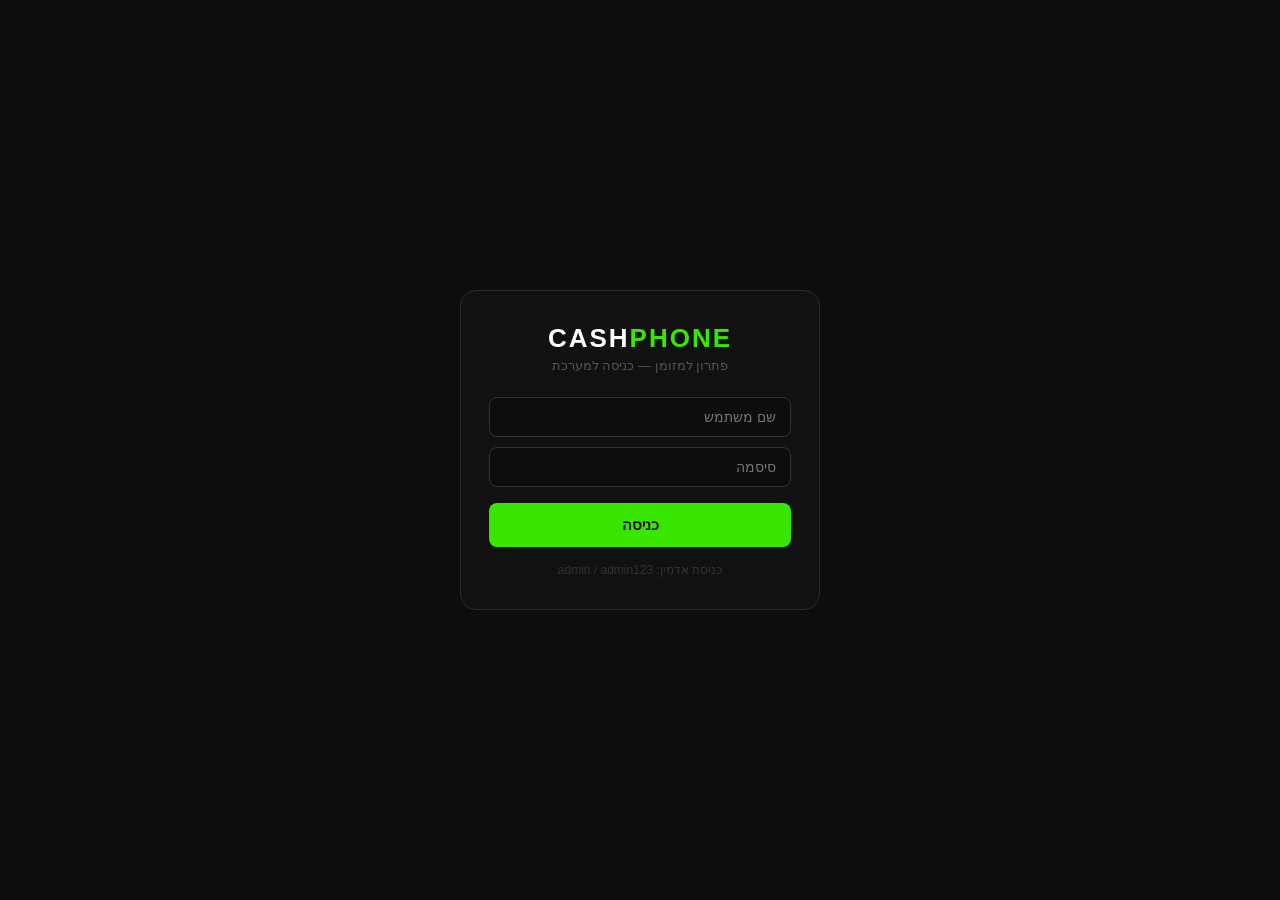
<file: cashphone_complete-18.html>
<!DOCTYPE html>
<html dir="rtl" lang="he">
<head>
<meta charset="UTF-8"/>
<meta name="viewport" content="width=device-width,initial-scale=1"/>
<title>CASHPHONE</title>
<style>
*{box-sizing:border-box;margin:0;padding:0;}
body{font-family:Arial,sans-serif;background:#f0f2f5;color:#222;direction:rtl;}
/* LOGIN */
.login-screen{position:fixed;inset:0;background:#0d0d0d;display:flex;align-items:center;justify-content:center;z-index:999;padding:20px;}
.login-box{background:#111;border:1px solid #2a2a2a;border-radius:16px;padding:32px 28px;width:100%;max-width:360px;text-align:center;}
.login-logo{font-size:26px;font-weight:700;color:#fff;letter-spacing:2px;margin-bottom:4px;}
.login-logo span{color:#39e600;}
.login-sub{font-size:13px;color:#555;margin-bottom:24px;}
.login-err{background:#1e0000;border:1px solid #552020;border-radius:8px;padding:9px;font-size:13px;color:#e24b4a;margin-bottom:12px;display:none;}
.login-err.on{display:block;}
.login-inp{width:100%;background:#0d0d0d;border:1px solid #333;border-radius:8px;padding:11px 14px;color:#eee;font-size:14px;font-family:inherit;margin-bottom:10px;text-align:right;}
.login-inp:focus{outline:none;border-color:#39e600;}
.login-btn{width:100%;background:#39e600;color:#111;border:none;border-radius:8px;padding:13px;font-size:15px;font-weight:700;cursor:pointer;font-family:inherit;margin-top:6px;}
.login-btn:hover{background:#2ec400;}
/* NAV */
.nav{background:#fff;padding:12px 20px;display:flex;align-items:center;justify-content:space-between;border-bottom:1px solid #e0e0e0;position:sticky;top:0;z-index:50;box-shadow:0 2px 8px rgba(0,0,0,.08);}
.logo{color:#111;font-size:17px;font-weight:700;letter-spacing:1px;}
.logo span{color:#39e600;}
.nav-right{display:flex;align-items:center;gap:8px;}
.ntab{background:none;border:none;color:#888;font-size:13px;cursor:pointer;padding:6px 13px;border-radius:8px;font-family:inherit;}
.ntab.on{background:#39e600;color:#111;font-weight:700;}
.user-chip{background:#1a1a1a;border:1px solid #2a2a2a;border-radius:20px;padding:4px 12px;font-size:12px;color:#888;}
.logout-btn{background:none;border:none;color:#e24b4a;font-size:12px;cursor:pointer;font-family:inherit;margin-right:6px;}
/* LAYOUT */
.page{display:none;padding:20px;max-width:960px;margin:0 auto;}
.page.on{display:block;}
.atabs{display:flex;gap:4px;background:#111;border-radius:8px;padding:4px;margin-bottom:16px;flex-wrap:wrap;}
.atab{flex:1;min-width:60px;text-align:center;padding:7px 4px;font-size:12px;border-radius:6px;cursor:pointer;color:#888;border:none;background:none;font-family:inherit;}
.atab.on{background:#1a1a1a;color:#eee;font-weight:600;border:1px solid #333;}
/* CARDS */
.card{background:#1a1a1a;border:1px solid #2a2a2a;border-radius:12px;padding:18px;margin-bottom:14px;}
.card-title{font-size:15px;font-weight:600;margin-bottom:14px;color:#fff;}
.lbl{font-size:12px;color:#888;display:block;margin-bottom:4px;margin-top:8px;}
input,select{width:100%;background:#111;border:1px solid #333;border-radius:8px;padding:9px 12px;color:#eee;font-size:14px;font-family:inherit;}
input:focus,select:focus{outline:none;border-color:#39e600;}
.g2{display:grid;grid-template-columns:1fr 1fr;gap:10px;}
.g3{display:grid;grid-template-columns:1fr 1fr 1fr;gap:10px;}
.g4{display:grid;grid-template-columns:repeat(4,1fr);gap:10px;margin-bottom:14px;}
/* BUTTONS */
.gbtn{background:#39e600;color:#111;border:none;border-radius:8px;padding:9px 16px;font-size:13px;font-weight:700;cursor:pointer;font-family:inherit;white-space:nowrap;}
.gbtn:hover{background:#2ec400;}
.obtn{background:none;color:#eee;border:1px solid #444;border-radius:8px;padding:8px 14px;font-size:13px;cursor:pointer;font-family:inherit;}
.obtn:hover{background:#222;}
.dbtn{background:none;color:#e24b4a;border:1px solid #552020;border-radius:6px;padding:5px 10px;font-size:12px;cursor:pointer;font-family:inherit;}
.sbtn{background:none;color:#eee;border:1px solid #333;border-radius:6px;padding:5px 10px;font-size:12px;cursor:pointer;font-family:inherit;}
.sbtn:hover{background:#222;}
/* STATS */
.stat{background:#111;border-radius:10px;padding:14px;text-align:center;}
.stat-l{font-size:11px;color:#555;margin-bottom:4px;}
.stat-v{font-size:22px;font-weight:700;}
/* BADGES */
.badge{font-size:11px;padding:2px 9px;border-radius:10px;display:inline-block;margin-right:4px;}
.b-ok{background:#0f2010;color:#39e600;}
.b-low{background:#2a1a00;color:#ef9f27;}
.b-empty{background:#1e0000;color:#e24b4a;}
.b-vip{background:#1a0533;color:#c4b5fd;}
.b-high{background:#2a0a0a;color:#fca5a5;}
.b-normal{background:#1e1e1e;color:#888;}
.b-admin{background:#0a1a2a;color:#60a5fa;}
/* STORE ROWS */
.srow{background:#111;border-radius:10px;padding:14px 16px;margin-bottom:8px;}
.srow-top{display:flex;align-items:flex-start;justify-content:space-between;margin-bottom:10px;gap:10px;}
.srow-name{font-size:14px;font-weight:700;}
.srow-meta{font-size:12px;color:#666;margin-top:3px;}
.srow-actions{display:flex;gap:6px;flex-wrap:wrap;flex-shrink:0;}
.cbar-wrap{background:#222;border-radius:20px;height:7px;margin-bottom:5px;overflow:hidden;}
.cbar{height:100%;border-radius:20px;background:#39e600;}
.cbar.low{background:#ef9f27;}
.cbar.empty{background:#e24b4a;}
.cnums{display:flex;justify-content:space-between;font-size:12px;color:#555;}
.topup-row{display:flex;gap:8px;margin-top:10px;align-items:center;}
/* ORDERS */
.orow{background:#111;border-radius:8px;padding:11px 14px;margin-bottom:7px;display:grid;grid-template-columns:1fr auto auto;gap:8px;align-items:center;}
.orow-game{font-size:13px;font-weight:600;}
.orow-meta{font-size:11px;color:#666;margin-top:2px;}
.orow-price{font-size:14px;font-weight:700;color:#39e600;}
.done-btn{background:#39e600;color:#111;border:none;border-radius:6px;padding:5px 12px;font-size:12px;font-weight:700;cursor:pointer;font-family:inherit;}
.done-badge{font-size:11px;background:#0f2010;color:#39e600;padding:3px 9px;border-radius:8px;}
/* LOG */
.lrow{display:flex;justify-content:space-between;align-items:center;padding:9px 0;border-bottom:1px solid #1a1a1a;font-size:13px;}
.lrow:last-child{border:none;}
.lplus{color:#39e600;font-weight:700;}
.lminus{color:#e24b4a;font-weight:700;}
/* STORE FRONT */
.hero{background:#111;border-radius:12px;padding:24px;margin-bottom:14px;text-align:center;border:1px solid #1e1e1e;}
.hero h1{color:#fff;font-size:1.5rem;font-weight:700;margin-bottom:6px;}
.hero h1 span{color:#39e600;}
.hero p{color:#888;font-size:14px;}
.hero-badges{display:flex;justify-content:center;gap:16px;margin-top:12px;flex-wrap:wrap;}
.hbadge{display:flex;align-items:center;gap:5px;color:#888;font-size:12px;}
.hbadge::before{content:'';width:7px;height:7px;border-radius:50%;background:#39e600;display:inline-block;}
.cdisp{background:#111;border:1px solid #39e600;border-radius:8px;padding:10px 16px;margin-bottom:12px;display:flex;justify-content:space-between;align-items:center;}
.cat-row{display:flex;gap:6px;flex-wrap:wrap;margin-bottom:14px;}
.cat-btn{background:#111;border:1px solid #2a2a2a;border-radius:20px;padding:5px 14px;font-size:12px;cursor:pointer;color:#888;font-family:inherit;}
.cat-btn.on{background:#39e600;color:#111;border-color:#39e600;font-weight:700;}
.pgrid{display:grid;grid-template-columns:repeat(auto-fill,minmax(148px,1fr));gap:10px;margin-bottom:14px;}
.pcard{background:#1a1a1a;border:1px solid #2a2a2a;border-radius:12px;overflow:hidden;cursor:pointer;transition:border-color .15s;}
.pcard:hover:not(.dis){border-color:#39e600;}
.pcard.dis{opacity:.4;cursor:not-allowed;}
.pimg{height:100px;display:flex;align-items:center;justify-content:center;font-size:2rem;overflow:hidden;position:relative;}
.pimg img{width:100%;height:100%;object-fit:contain;padding:12px;filter:drop-shadow(0 2px 4px rgba(0,0,0,0.3));}
.pbody{padding:10px 11px;}
.pname{font-size:13px;font-weight:700;margin-bottom:2px;}
.pcur{font-size:11px;color:#888;margin-bottom:6px;}
.pfrom{font-size:14px;font-weight:700;color:#39e600;}
.pbtn{display:block;width:100%;background:#39e600;color:#111;border:none;border-radius:6px;padding:6px;font-size:12px;font-weight:700;cursor:pointer;font-family:inherit;margin-top:7px;}
.nocredit{background:#1e0000;border:1px solid #552020;border-radius:8px;padding:10px 14px;font-size:13px;text-align:center;margin-bottom:12px;color:#e24b4a;display:none;}
.nocredit.on{display:block;}
.successbox{background:#0f2010;border:1px solid #39e600;border-radius:12px;padding:20px;text-align:center;display:none;margin-bottom:12px;}
.successbox.on{display:block;}
.ovwrap{min-height:420px;background:rgba(0,0,0,.7);border-radius:12px;display:none;align-items:center;justify-content:center;padding:12px;}
.ovwrap.on{display:flex;}
.modal{background:#1a1a1a;border-radius:14px;border:1px solid #333;padding:20px;width:100%;max-width:350px;}
.modal h3{font-size:15px;font-weight:700;margin-bottom:4px;}
.modal-sub{font-size:12px;color:#888;margin-bottom:14px;}
.pkgs{display:grid;grid-template-columns:repeat(3,1fr);gap:6px;margin-bottom:10px;}
.pkg{background:#111;border:2px solid transparent;border-radius:8px;padding:8px 4px;text-align:center;cursor:pointer;}
.pkg.sel{border-color:#39e600;}
.pkg.no{opacity:.3;cursor:not-allowed;}
.pkg-a{font-size:12px;font-weight:700;display:block;}
.pkg-p{font-size:11px;color:#888;}
.prow{display:flex;justify-content:space-between;align-items:center;background:#111;border-radius:8px;padding:9px 12px;margin-bottom:8px;}
.paybtn{width:100%;background:transparent;color:#39e600;border:2px solid #39e600;border-radius:8px;padding:11px;font-size:14px;font-weight:700;cursor:pointer;font-family:inherit;}
.paybtn:hover:not(:disabled){background:#39e600;color:#111;}
.paybtn:disabled{opacity:.4;cursor:not-allowed;}
.cancelbtn{width:100%;background:none;border:none;color:#888;font-size:13px;cursor:pointer;margin-top:6px;font-family:inherit;}
/* PRICE EDITOR */
.mtabs{display:flex;gap:4px;margin-bottom:10px;}
.mtab{flex:1;text-align:center;padding:7px;font-size:12px;border-radius:7px;cursor:pointer;border:1px solid #333;background:none;color:#888;font-family:inherit;}
.mtab.on{background:#39e600;color:#111;border-color:#39e600;font-weight:700;}
.bulk-bar{background:#0d0d0d;border-radius:10px;padding:14px;margin-bottom:14px;border:1px solid #1e1e1e;}
.ptable{width:100%;border-collapse:collapse;table-layout:fixed;}
.ptable th{text-align:right;padding:8px 6px;font-size:11px;font-weight:700;color:#555;border-bottom:1px solid #222;}
.ptable td{padding:7px 6px;border-bottom:1px solid #1a1a1a;font-size:13px;color:#eee;}
.ptable tr:last-child td{border:none;}
.pinp{width:68px;padding:4px 7px;font-size:13px;margin:0;text-align:left;}
.basep{color:#555;}
.finalp{color:#39e600;font-weight:700;}
.changedp{color:#ef9f27;font-weight:700;}
.save-bar{display:flex;justify-content:space-between;align-items:center;padding-top:14px;border-top:1px solid #222;margin-top:14px;}
.store-tabs-row{display:flex;gap:6px;flex-wrap:wrap;margin-bottom:14px;}
.stab{background:#111;border:1px solid #2a2a2a;border-radius:20px;padding:5px 14px;font-size:12px;cursor:pointer;color:#888;font-family:inherit;}
.stab.on{background:#39e600;color:#111;border-color:#39e600;font-weight:700;}
/* USERS */
.urow{background:#111;border-radius:8px;padding:11px 14px;margin-bottom:7px;display:flex;align-items:center;justify-content:space-between;gap:10px;}
/* TOAST */
.toast{background:#39e600;color:#111;border-radius:8px;padding:9px 16px;font-size:13px;font-weight:700;display:none;margin-bottom:14px;text-align:center;}
.toast.on{display:block;}
.slbl{font-size:11px;font-weight:700;color:#444;letter-spacing:.06em;text-transform:uppercase;margin-bottom:8px;}
.prev-banner{background:#111;border-radius:8px;padding:9px 14px;margin-bottom:12px;display:flex;align-items:center;justify-content:space-between;border:1px solid #1e1e1e;}
.compare-wrap{overflow-x:auto;}

/* ===== MOBILE RESPONSIVE ===== */
@media (max-width: 600px) {
  /* NAV */
  .nav{padding:10px 12px;flex-wrap:wrap;gap:8px;}
  .logo{font-size:15px;}
  .nav-right{width:100%;justify-content:space-between;}
  #nav-tabs{flex-wrap:wrap;gap:3px;}
  .ntab{font-size:11px;padding:5px 8px;}
  /* PAGES */
  .page{padding:12px;}
  /* GRIDS */
  .g2{grid-template-columns:1fr;}
  .g3{grid-template-columns:1fr 1fr;}
  .g4{grid-template-columns:1fr 1fr;}
  /* STATS */
  .stat{padding:10px;}
  .stat-v{font-size:18px;}
  /* STORE FRONT */
  .hero{padding:16px 12px;}
  .hero h1{font-size:1.2rem;}
  .hero-badges{gap:10px;}
  /* PRODUCTS GRID — 2 columns on mobile */
  .pgrid{grid-template-columns:repeat(2,1fr);gap:8px;}
  .pimg{height:65px;}
  .pbody{padding:8px;}
  .pname{font-size:12px;}
  .pfrom{font-size:13px;}
  .pbtn{font-size:11px;padding:5px;}
  /* MODAL — full screen on mobile */
  .ovwrap{padding:0;border-radius:0;min-height:100vh;align-items:flex-end;}
  .modal{border-radius:16px 16px 0 0;max-width:100%;padding:20px 16px 30px;}
  .pkgs{grid-template-columns:repeat(2,1fr);}
  /* ORDERS */
  .orow{grid-template-columns:1fr auto;gap:6px;}
  .orow-price{grid-column:2;grid-row:1;}
  .done-btn{font-size:11px;padding:4px 8px;}
  /* ADMIN */
  .atabs{gap:2px;}
  .atab{font-size:11px;padding:6px 3px;}
  /* STORE ROW */
  .srow-top{flex-direction:column;gap:8px;}
  .srow-actions{width:100%;justify-content:flex-start;}
  /* TOPUP */
  .topup-row{flex-wrap:wrap;}
  .topup-row input{min-width:0;}
  /* PRICE TABLE */
  .ptable{font-size:11px;}
  .pinp{width:55px;font-size:11px;}
  /* SAVE BAR */
  .save-bar{flex-direction:column;gap:10px;align-items:stretch;text-align:center;}
  .save-bar div{display:flex;gap:8px;}
  .save-bar .obtn,.save-bar .gbtn{flex:1;}
  /* CAT ROW */
  .cat-row{gap:4px;}
  .cat-btn{padding:4px 10px;font-size:11px;}
  /* CREDIT DISPLAY */
  .cdisp{padding:8px 12px;}
  /* PREV BANNER */
  .prev-banner{flex-direction:column;gap:6px;align-items:flex-start;}
  .prev-banner select{width:100%;}
  /* USER ROW */
  .urow{flex-direction:column;align-items:flex-start;gap:8px;}
  .urow div:last-child{width:100%;display:flex;gap:6px;}
  /* USERS FORM */
  .g3{grid-template-columns:1fr;}
  /* BOTTOM NAV for store users */
  .bottom-nav{display:flex;}
}

@media (max-width: 380px) {
  .pgrid{grid-template-columns:repeat(2,1fr);}
  .g4{grid-template-columns:1fr 1fr;}
  .ntab{font-size:10px;padding:4px 6px;}
}

/* Bottom nav bar for mobile store users */
.bottom-nav{display:none;position:fixed;bottom:0;left:0;right:0;background:#111;border-top:1px solid #222;padding:8px 0 12px;z-index:40;justify-content:space-around;}
.bnav-btn{background:none;border:none;color:#888;font-size:10px;cursor:pointer;font-family:inherit;display:flex;flex-direction:column;align-items:center;gap:3px;padding:0 12px;}
.bnav-btn.on{color:#39e600;}
.bnav-icon{font-size:20px;}
/* Add padding to page when bottom nav shown */
.has-bottom-nav{padding-bottom:70px;}
</style>
</head>
<body>

<!-- LOGIN -->
<div class="login-screen" id="login-screen">
  <div class="login-box">
    <div class="login-logo">CASH<span>PHONE</span></div>
    <div class="login-sub">פתרון למזומן — כניסה למערכת</div>
    <div class="login-err" id="login-err">שם משתמש או סיסמה שגויים</div>
    <input class="login-inp" id="li-user" type="text" placeholder="שם משתמש" onkeydown="if(event.key==='Enter')doLogin()"/>
    <input class="login-inp" id="li-pass" type="password" placeholder="סיסמה" onkeydown="if(event.key==='Enter')doLogin()"/>
    <button class="login-btn" onclick="doLogin()">כניסה</button>
    <div style="margin-top:16px;font-size:12px;color:#333;">כניסת אדמין: admin / admin123</div>
  </div>
</div>

<!-- NAV -->
<div class="nav" id="main-nav" style="display:none;">
  <div class="logo">CASH<span>PHONE</span></div>
  <div class="nav-right">
    <div id="nav-tabs" style="display:flex;gap:4px;"></div>
    <div style="display:flex;align-items:center;gap:6px;background:#1a1a1a;border:1px solid #2a2a2a;border-radius:20px;padding:4px 12px;">
      <span class="user-chip" id="chip-name" style="background:none;border:none;padding:0;"></span>
      <button class="logout-btn" onclick="doLogout()">יציאה</button>
    </div>
  </div>
</div>

<!-- ADMIN -->
<div class="page" id="page-admin">
  <div class="toast" id="t-admin"></div>
  <div class="atabs">
    <button class="atab on" onclick="aTab(this,'sec-stores')">חנויות</button>
    <button class="atab" onclick="aTab(this,'sec-orders')">הזמנות</button>
    <button class="atab" onclick="aTab(this,'sec-log')">יומן</button>
    <button class="atab" onclick="aTab(this,'sec-stats')">סטטיסטיקה</button>
  </div>

  <div id="sec-stores">
    <div class="g4">
      <div class="stat"><div class="stat-l">חנויות</div><div class="stat-v" id="st-stores">0</div></div>
      <div class="stat"><div class="stat-l">קרדיט כולל</div><div class="stat-v" style="color:#39e600;" id="st-credit">₪0</div></div>
      <div class="stat"><div class="stat-l">הזמנות</div><div class="stat-v" id="st-orders">0</div></div>
      <div class="stat"><div class="stat-l">הכנסות</div><div class="stat-v" id="st-rev">₪0</div></div>
    </div>
    <div class="card">
      <div class="card-title">הוסף חנות חדשה</div>
      <div class="g3">
        <div><label class="lbl">שם החנות</label><input id="n-name" placeholder="גיימינג ת&quot;א"/></div>
        <div>
          <label class="lbl">רמת מחיר</label>
          <select id="n-tier">
            <option value="vip">VIP — הנחה 15%</option>
            <option value="good">לקוח טוב — הנחה 7%</option>
            <option value="normal" selected>רגיל — מחיר בסיס</option>
            <option value="high">גבוה — +10%</option>
            <option value="max">מקסימלי — +20%</option>
            <option value="custom">מותאם אישית</option>
          </select>
        </div>
        <div><label class="lbl">קרדיט פתיחה (₪)</label><input id="n-credit" type="number" min="0" placeholder="0"/></div>
      </div>
      <div id="n-custom-wrap" style="display:none;" class="g2">
        <div><label class="lbl">שינוי % (חיובי=יקר, שלילי=הנחה)</label><input id="n-pct" type="number" placeholder="למשל: 15 או -5"/></div>
        <div><label class="lbl">או תוספת קבועה ₪</label><input id="n-ils" type="number" placeholder="למשל: 8"/></div>
      </div>
      <div style="border-top:1px solid #2a2a2a;margin-top:12px;padding-top:12px;">
        <div style="font-size:13px;font-weight:700;color:#39e600;margin-bottom:10px;">🔐 פרטי כניסה לחנות</div>
        <div class="g2">
          <div><label class="lbl">שם משתמש לכניסה</label><input id="n-username" placeholder="למשל: gaming_ta" autocomplete="off"/></div>
          <div><label class="lbl">סיסמה לכניסה</label><input id="n-password" type="password" placeholder="מינימום 4 תווים" autocomplete="off"/></div>
        </div>
      </div>
      <button class="gbtn" onclick="addStore()" style="margin-top:12px;">צור חנות + משתמש</button>
    </div>
    <div class="card">
      <div class="card-title">חנויות פעילות</div>
      <div id="stores-list"></div>
    </div>
  </div>

  <div id="sec-orders" style="display:none;">
    <div style="display:flex;gap:8px;margin-bottom:14px;flex-wrap:wrap;">
      <select id="of-store" style="flex:1;min-width:140px;" onchange="renderOrders()"><option value="all">כל החנויות</option></select>
      <select id="of-status" style="width:150px;" onchange="renderOrders()">
        <option value="all">כל הסטטוסים</option>
        <option value="new">ממתין לביצוע</option>
        <option value="done">הושלם</option>
      </select>
    </div>
    <div id="orders-list"></div>
  </div>

  <div id="sec-log" style="display:none;">
    <div class="card"><div class="card-title">יומן עסקאות</div><div id="log-list"></div></div>
  </div>

  <div id="sec-stats" style="display:none;">
    <div class="card">
      <div class="card-title">ייצוא דוחות לאקסל</div>
      <div style="display:grid;grid-template-columns:1fr 1fr;gap:10px;margin-bottom:14px;">
        <button class="gbtn" onclick="exportOrders()" style="background:#1d6f42;">
          📊 ייצוא הזמנות
        </button>
        <button class="gbtn" onclick="exportStores()" style="background:#1d6f42;">
          🏪 ייצוא חנויות
        </button>
        <button class="gbtn" onclick="exportByStore()" style="background:#1d6f42;">
          📋 הזמנות לפי חנות
        </button>
        <button class="gbtn" onclick="exportSummary()" style="background:#1d6f42;">
          💰 דוח סיכום
        </button>
      </div>
      <div style="font-size:12px;color:#666;">הקבצים יורדים ישירות למכשיר שלך בפורמט CSV (נפתח באקסל)</div>
    </div>
    <div class="card"><div class="card-title">הכנסות לפי חנות</div><div id="store-stats"></div></div>
    <div class="card"><div class="card-title">מוצרים פופולריים</div><div id="prod-stats"></div></div>
  </div>
</div>

<!-- STORE FRONT -->
<div class="page" id="page-store">
  <div class="toast" id="t-store"></div>
  <div class="prev-banner">
    <span style="font-size:13px;color:#666;">חנות: <strong style="color:#39e600;" id="prev-name">—</strong></span>
    <select id="prev-sel" style="margin:0;width:auto;" onchange="switchPreview()"></select>
  </div>
  <div class="hero">
    <h1>טעינת מטבעות <span>וכרטיסי גיפט</span></h1>
    <p>Roblox · Fortnite · PSN · Xbox · Steam · Google Play ועוד</p>
    <div class="hero-badges">
      <span class="hbadge">שירות אישי</span>
      <span class="hbadge">טעינה מהירה</span>
      <span class="hbadge">מחירים מיוחדים</span>
    </div>
  </div>
  <div class="cdisp">
    <span style="color:#888;font-size:13px;">יתרת קרדיט</span>
    <span style="color:#39e600;font-size:18px;font-weight:700;" id="credit-val">₪0</span>
  </div>
  <div class="nocredit" id="nocredit-msg">אין קרדיט — פנה לספק לטעינה</div>
  <div class="successbox" id="success-box">
    <div style="font-size:2rem;margin-bottom:8px;">✅</div>
    <div style="font-size:16px;font-weight:700;color:#39e600;margin-bottom:4px;">ההזמנה התקבלה!</div>
    <div style="font-size:13px;color:#aaa;" id="success-msg"></div>
  </div>
  <div class="cat-row" id="cat-row"></div>
  <div class="pgrid" id="prod-grid"></div>
  <div class="ovwrap" id="overlay">
    <div class="modal">
      <h3 id="m-title"></h3>
      <div class="modal-sub" id="m-sub"></div>
      <div class="pkgs" id="m-pkgs"></div>
      <label class="lbl" id="m-ulbl">שם משתמש / ID</label>
      <input id="m-user" placeholder="שם משתמש" style="margin-bottom:8px;"/>
      <label class="lbl">הערה (אופציונלי)</label>
      <input id="m-note" placeholder="פלטפורמה, מדינה..." style="margin-bottom:10px;"/>
      <div class="prow"><span style="font-size:13px;color:#888;">עלות</span><span style="font-size:18px;font-weight:700;color:#39e600;" id="m-total">₪0</span></div>
      <div class="prow" style="margin-bottom:10px;"><span style="font-size:13px;color:#888;">יתרה אחרי</span><span style="font-size:14px;font-weight:700;" id="m-rem">₪0</span></div>
      <button class="paybtn" id="pay-btn" onclick="submitOrder()">אשר הזמנה</button>
      <button class="cancelbtn" onclick="closeOv()">ביטול</button>
    </div>
  </div>
</div>

<!-- PRICE EDITOR -->
<div class="page" id="page-prices">
  <div class="toast" id="t-prices"></div>
  <div class="card">
    <div class="card-title">עורך מחירים</div>
    <div class="slbl">בחר חנות</div>
    <div class="store-tabs-row" id="price-store-tabs"></div>
    <div class="bulk-bar">
      <div style="font-size:13px;font-weight:700;margin-bottom:10px;color:#fff;">עדכון אחיד — כל המוצרים</div>
      <div class="mtabs">
        <button class="mtab on" onclick="setBM(this,'pct')">% אחוז</button>
        <button class="mtab" onclick="setBM(this,'ils')">+ ₪ שקל</button>
        <button class="mtab" onclick="setBM(this,'fixed')">מחיר קבוע</button>
        <button class="mtab" onclick="setBM(this,'tier')">לפי רמה</button>
      </div>
      <div style="display:flex;gap:8px;align-items:flex-end;">
        <div style="flex:1;"><label class="lbl" id="bm-lbl">הוסף/הפחת אחוז</label><input type="number" id="bm-val" placeholder="למשל: 20 או -10"/></div>
        <button class="gbtn" onclick="applyBulk()">החל</button>
        <button class="obtn" onclick="resetP()">אפס</button>
      </div>
    </div>
    <div class="slbl">עריכה פרטנית</div>
    <div id="price-table"></div>
    <div class="save-bar">
      <span style="font-size:12px;color:#666;" id="pchanges">אין שינויים</span>
      <div style="display:flex;gap:8px;">
        <button class="obtn" onclick="discardP()">בטל</button>
        <button class="gbtn" onclick="saveP()">שמור</button>
      </div>
    </div>
  </div>
  <div class="card">
    <div class="card-title">השוואת מחירים בין חנויות</div>
    <div class="compare-wrap"><div id="compare-table"></div></div>
  </div>
</div>

<!-- USERS -->
<div class="page" id="page-users">
  <div class="toast" id="t-users"></div>
  <div class="card">
    <div class="card-title">הוסף משתמש חדש</div>
    <div class="g3">
      <div><label class="lbl">שם משתמש</label><input id="u-name" placeholder="store1"/></div>
      <div><label class="lbl">סיסמה</label><input id="u-pass" type="password" placeholder="סיסמה"/></div>
      <div>
        <label class="lbl">סוג</label>
        <select id="u-role" onchange="document.getElementById('u-store-wrap').style.display=this.value==='store'?'block':'none'">
          <option value="store">חנות — גישה לחנות בלבד</option>
          <option value="admin">אדמין — גישה מלאה</option>
        </select>
      </div>
    </div>
    <div id="u-store-wrap">
      <label class="lbl">שייך לחנות</label>
      <select id="u-store-link"></select>
    </div>
    <button class="gbtn" onclick="addUser()" style="margin-top:12px;">הוסף משתמש</button>
  </div>
  <div class="card">
    <div class="card-title">משתמשים</div>
    <div id="users-list"></div>
  </div>
</div>

<script>
// ============ DATA ============
const CATS={games:'משחקים',console:'קונסולות',wallet:'ארנקים',gift:'גיפט קארד'};
const TIERS={vip:{l:'VIP',b:'b-vip',pct:-15},good:{l:'טוב',b:'b-ok',pct:-7},normal:{l:'רגיל',b:'b-normal',pct:0},high:{l:'גבוה',b:'b-high',pct:10},max:{l:'מקס',b:'b-high',pct:20},custom:{l:'מותאם',b:'b-normal',pct:0}};
const PRODS=[
  {id:1,cat:'games',name:'Roblox',icon:'🟥',color:'#ce0e2d',cur:'Robux',ul:'שם משתמש Roblox',pkgs:[{a:'400 Robux',p:15},{a:'800 Robux',p:28},{a:'1700 Robux',p:55},{a:'4500 Robux',p:135},{a:'10000 Robux',p:290}]},
  {id:2,cat:'games',name:'Fortnite',icon:'⚡',color:'#1a1a2e',cur:'V-Bucks',ul:'Epic Games ID',pkgs:[{a:'1000 V-Bucks',p:32},{a:'2800 V-Bucks',p:85},{a:'5000 V-Bucks',p:150},{a:'13500 V-Bucks',p:390}]},
  {id:3,cat:'games',name:'Valorant',icon:'🔫',color:'#ff4655',cur:'VP',ul:'Riot ID',pkgs:[{a:'475 VP',p:28},{a:'950 VP',p:54},{a:'1900 VP',p:105},{a:'3650 VP',p:195}]},
  {id:4,cat:'games',name:'League of Legends',icon:'🏆',color:'#c89b3c',cur:'RP',ul:'Riot ID',pkgs:[{a:'650 RP',p:30},{a:'1380 RP',p:58},{a:'2800 RP',p:112},{a:'5000 RP',p:195}]},
  {id:5,cat:'games',name:'FC 25',icon:'⚽',color:'#0a3d62',cur:'FC Points',ul:'EA ID',pkgs:[{a:'250 FCP',p:22},{a:'500 FCP',p:40},{a:'1050 FCP',p:80},{a:'2200 FCP',p:160}]},
  {id:6,cat:'games',name:'Minecraft',icon:'⛏️',color:'#5d7c15',cur:'Minecoins',ul:'Microsoft Email',pkgs:[{a:'320 MC',p:18},{a:'1720 MC',p:85},{a:'4320 MC',p:210}]},
  {id:7,cat:'games',name:'Apex Legends',icon:'🎯',color:'#cd3333',cur:'Apex Coins',ul:'EA ID',pkgs:[{a:'1000 AC',p:35},{a:'2150 AC',p:70},{a:'4350 AC',p:135}]},
  {id:8,cat:'games',name:'Genshin Impact',icon:'✨',color:'#2d3561',cur:'Genesis',ul:'UID',pkgs:[{a:'60 Crystals',p:6},{a:'300 Crystals',p:28},{a:'980 Crystals',p:85},{a:'1980 Crystals',p:165}]},
  {id:9,cat:'games',name:'PUBG',icon:'🪖',color:'#c8860a',cur:'UC',ul:'Player ID',pkgs:[{a:'60 UC',p:6},{a:'325 UC',p:28},{a:'660 UC',p:55},{a:'1800 UC',p:140}]},
  {id:10,cat:'games',name:'Call of Duty',icon:'🎮',color:'#222',cur:'COD Points',ul:'Activision ID',pkgs:[{a:'200 CP',p:12},{a:'500 CP',p:28},{a:'1100 CP',p:55},{a:'2400 CP',p:115}]},
  {id:11,cat:'console',name:'PlayStation (PSN)',icon:'🎮',color:'#003087',cur:'PSN',ul:'PSN Email',pkgs:[{a:'₪50 PSN',p:55},{a:'₪100 PSN',p:108},{a:'₪200 PSN',p:215},{a:'₪300 PSN',p:320}]},
  {id:12,cat:'console',name:'Xbox',icon:'🟩',color:'#107c10',cur:'Xbox',ul:'Microsoft Email',pkgs:[{a:'$10 Xbox',p:40},{a:'$25 Xbox',p:95},{a:'$50 Xbox',p:185},{a:'$100 Xbox',p:365}]},
  {id:13,cat:'console',name:'Nintendo eShop',icon:'🔴',color:'#e4000f',cur:'Nintendo',ul:'Nintendo Account',pkgs:[{a:'$10 eShop',p:40},{a:'$20 eShop',p:78},{a:'$50 eShop',p:190}]},
  {id:14,cat:'wallet',name:'Steam',icon:'🖥️',color:'#1b2838',cur:'Steam',ul:'Steam Email',pkgs:[{a:'$5 Steam',p:22},{a:'$10 Steam',p:42},{a:'$20 Steam',p:82},{a:'$50 Steam',p:200}]},
  {id:15,cat:'wallet',name:'Google Play',icon:'▶️',color:'#01875f',cur:'Google Play',ul:'Gmail',pkgs:[{a:'₪25 GP',p:28},{a:'₪50 GP',p:55},{a:'₪100 GP',p:108},{a:'₪200 GP',p:215}]},
  {id:16,cat:'wallet',name:'Apple / iTunes',icon:'🍎',color:'#555',cur:'Apple',ul:'Apple ID',pkgs:[{a:'₪25 Apple',p:28},{a:'₪50 Apple',p:55},{a:'₪100 Apple',p:108},{a:'₪200 Apple',p:215}]},
  {id:17,cat:'wallet',name:'Razer Gold',icon:'💎',color:'#44d62c',cur:'Razer Gold',ul:'Razer ID',pkgs:[{a:'$5 RG',p:22},{a:'$10 RG',p:42},{a:'$25 RG',p:100}]},
  {id:18,cat:'gift',name:'Amazon',icon:'📦',color:'#ff9900',cur:'Amazon',ul:'Amazon Email',pkgs:[{a:'$10',p:42},{a:'$25',p:102},{a:'$50',p:200},{a:'$100',p:395}]},
  {id:19,cat:'gift',name:'GameStop',icon:'🕹️',color:'#e31837',cur:'GameStop',ul:'Email',pkgs:[{a:'$10',p:42},{a:'$25',p:102},{a:'$50',p:200}]},
];

function makePrices(tier,custPct,custIls){
  const o={};
  PRODS.forEach(p=>p.pkgs.forEach(pkg=>{
    const k=`${p.id}_${pkg.p}`;
    let v=pkg.p;
    if(tier==='custom'){
      if(custPct)v=Math.round(v*(1+custPct/100));
      else if(custIls)v=Math.max(1,Math.round(v+custIls));
    } else {
      const t=TIERS[tier]||TIERS.normal;
      v=Math.round(v*(1+t.pct/100));
    }
    o[k]=Math.max(1,v);
  }));
  return o;
}
function cp(o){return JSON.parse(JSON.stringify(o));}
function now(){return new Date().toLocaleTimeString('he-IL',{hour:'2-digit',minute:'2-digit'});}

// ============ STATE ============
// ============ FIREBASE STORAGE ============
function saveData(){
  try{
    localStorage.setItem('cp_stores',JSON.stringify(stores));
    localStorage.setItem('cp_orders',JSON.stringify(orders));
    localStorage.setItem('cp_users',JSON.stringify(users));
  }catch(e){}
}

function loadData(){
  try{
    const s=localStorage.getItem('cp_stores');
    const o=localStorage.getItem('cp_orders');
    const u=localStorage.getItem('cp_users');
    if(s && JSON.parse(s).length>0) stores=JSON.parse(s);
    if(o) orders=JSON.parse(o)||[];
    if(u && JSON.parse(u).length>0) users=JSON.parse(u);
    if(!users.find(u=>u.username==='admin'))
      users.unshift({id:'admin',username:'admin',password:'admin123',role:'admin',storeId:null});
  }catch(e){
    if(!users.find(u=>u.username==='admin'))
      users.unshift({id:'admin',username:'admin',password:'admin123',role:'admin',storeId:null});
  }
}

// טען נתונים מ-Firebase בהפעלה
let stores=[{id:'default',name:'ברירת מחדל',tier:'normal',credit:0,maxCredit:0,prices:makePrices('normal'),log:[]}];
let orders=[];
let users=[{id:'admin',username:'admin',password:'admin123',role:'admin',storeId:null}];
let currentUser=null;
let prevId='default';
let priceStoreId='default';
let pendingP=null;
let bm='pct';
let selProd=null,selPkgData=null;
let activeCat='all';

// ============ AUTH ============
function doLogin(){
  const u=document.getElementById('li-user').value.trim();
  const p=document.getElementById('li-pass').value;
  const found=users.find(x=>x.username===u&&x.password===p);
  if(!found){document.getElementById('login-err').classList.add('on');document.getElementById('li-pass').value='';return;}
  currentUser=found;
  document.getElementById('login-screen').style.display='none';
  document.getElementById('main-nav').style.display='flex';
  document.getElementById('login-err').classList.remove('on');
  document.getElementById('chip-name').textContent=found.username+(found.role==='admin'?' 👑':' 🏪');
  buildNav();
  if(found.role==='store'){
    const s=stores.find(s=>s.id===found.storeId);
    if(s)prevId=s.id;
    showPage('page-store');
  } else {
    showPage('page-admin');
  }
}

function doLogout(){
  currentUser=null;
  document.getElementById('login-screen').style.display='flex';
  document.getElementById('main-nav').style.display='none';
  document.getElementById('li-user').value='';
  document.getElementById('li-pass').value='';
  document.querySelectorAll('.page').forEach(p=>p.classList.remove('on'));
}

function buildNav(){
  const isAdmin=currentUser&&currentUser.role==='admin';
  const tabs=document.getElementById('nav-tabs');
  tabs.innerHTML='';
  if(isAdmin){
    [['page-admin','פאנל ניהול'],['page-store','חנות'],['page-prices','מחירים'],['page-users','משתמשים']].forEach(([id,lbl])=>{
      const b=document.createElement('button');
      b.className='ntab'+(id==='page-admin'?' on':'');
      b.textContent=lbl;
      b.onclick=()=>{showPage(id);document.querySelectorAll('.ntab').forEach(t=>t.classList.remove('on'));b.classList.add('on');if(id==='page-store')renderStoreFront();if(id==='page-prices')renderPriceEditor();if(id==='page-users')renderUsers();};
      tabs.appendChild(b);
    });
  } else {
    const b=document.createElement('button');
    b.className='ntab on';b.textContent='החנות שלי';
    tabs.appendChild(b);
  }
}

function showPage(id){
  document.querySelectorAll('.page').forEach(p=>p.classList.remove('on'));
  document.getElementById(id).classList.add('on');
}

// ============ STORES ============
document.getElementById('n-tier').addEventListener('change',function(){
  document.getElementById('n-custom-wrap').style.display=this.value==='custom'?'grid':'none';
});

function getStore(id){return stores.find(s=>s.id===(id||prevId))||stores[0];}

function addStore(){
  const name=document.getElementById('n-name').value.trim();
  if(!name){document.getElementById('n-name').style.borderColor='#552020';document.getElementById('n-name').focus();return;}
  document.getElementById('n-name').style.borderColor='';
  const username=document.getElementById('n-username').value.trim();
  const password=document.getElementById('n-password').value;
  if(!username){document.getElementById('n-username').style.borderColor='#552020';document.getElementById('n-username').focus();toast('t-admin','הכנס שם משתמש לחנות');return;}
  document.getElementById('n-username').style.borderColor='';
  if(!password||password.length<4){document.getElementById('n-password').style.borderColor='#552020';document.getElementById('n-password').focus();toast('t-admin','סיסמה חייבת להיות לפחות 4 תווים');return;}
  document.getElementById('n-password').style.borderColor='';
  if(users.find(u=>u.username===username)){toast('t-admin','שם משתמש "'+username+'" כבר קיים — בחר אחר');return;}
  const tier=document.getElementById('n-tier').value;
  const credit=parseInt(document.getElementById('n-credit').value)||0;
  const custPct=parseFloat(document.getElementById('n-pct').value)||0;
  const custIls=parseFloat(document.getElementById('n-ils').value)||0;
  const id='s'+Date.now();
  const log=credit>0?[{t:'טעינה פתיחה',amt:credit,plus:true,time:now()}]:[];
  stores.push({id,name,tier,credit,maxCredit:credit,prices:makePrices(tier,custPct,custIls),log});
  // צור משתמש אוטומטית
  users.push({id:'u'+Date.now(),username,password,role:'store',storeId:id});
  document.getElementById('n-name').value='';
  document.getElementById('n-credit').value='';
  document.getElementById('n-username').value='';
  document.getElementById('n-password').value='';
  renderAll();
  toast('t-admin','✅ חנות "'+name+'" נוצרה! כניסה: '+username+' / '+password);
  saveData();
}

function topup(id){
  const s=getStore(id);
  const inp=document.getElementById('tp_'+id);
  const amt=parseInt(inp.value)||0;
  if(amt<=0)return;
  s.credit+=amt;s.maxCredit+=amt;
  s.log.unshift({t:'טעינת קרדיט',amt,plus:true,time:now()});
  inp.value='';
  renderAll();toast('t-admin','₪'+amt+' נטענו לחנות "'+s.name+'"');
  saveData();
}

function delStore(id){
  if(!confirm('למחוק חנות זו?'))return;
  stores=stores.filter(s=>s.id!==id);
  if(prevId===id)prevId='default';
  if(priceStoreId===id)priceStoreId='default';
  renderAll();saveData();
}

function creditStatus(s){
  const pct=s.maxCredit>0?s.credit/s.maxCredit:1;
  if(s.credit<=0)return{cls:'b-empty',txt:'אזל'};
  if(pct<0.2)return{cls:'b-low',txt:'נמוך'};
  return{cls:'b-ok',txt:'תקין'};
}

function renderStores(){
  document.getElementById('stores-list').innerHTML=stores.map(s=>{
    const cs=creditStatus(s);
    const tier=TIERS[s.tier]||TIERS.normal;
    const pct=s.maxCredit>0?Math.max(0,Math.round(s.credit/s.maxCredit*100)):0;
    const bc=s.credit<=0?'empty':pct<20?'low':'';
    return`<div class="srow">
      <div class="srow-top">
        <div>
          <div class="srow-name">${s.name}
            <span class="badge ${cs.cls}">${cs.txt}</span>
            <span class="badge ${tier.b}">${tier.l}</span>
          </div>
          <div class="srow-meta">₪${s.credit.toLocaleString()} מתוך ₪${s.maxCredit.toLocaleString()}</div>
          <div class="srow-meta" style="color:#39e600;margin-top:2px;">🔐 כניסה: ${(()=>{const u=users.find(u=>u.storeId===s.id);return u?u.username+' / '+u.password:'לא הוגדר';})()}</div>
        </div>
        <div class="srow-actions">
          <button class="sbtn" onclick="prevStore('${s.id}')">תצוגה</button>
          <button class="sbtn" onclick="editPrices('${s.id}')">מחירים</button>
          ${s.id!=='default'?`<button class="dbtn" onclick="delStore('${s.id}')">מחק</button>`:''}
        </div>
      </div>
      <div class="cbar-wrap"><div class="cbar ${bc}" style="width:${pct}%"></div></div>
      <div class="cnums"><span>יתרה: <strong>₪${s.credit.toLocaleString()}</strong></span><span>${pct}%</span></div>
      <div class="topup-row">
        <input id="tp_${s.id}" type="number" min="0" placeholder="סכום טעינה (₪)" style="flex:1;"/>
        <button class="gbtn" onclick="topup('${s.id}')">טען קרדיט +</button>
      </div>
    </div>`;
  }).join('');
}

// ============ ORDERS ============
function renderOrders(){
  const sf=document.getElementById('of-store').value;
  const stf=document.getElementById('of-status').value;
  let list=orders;
  if(sf!=='all')list=list.filter(o=>o.storeId===sf);
  if(stf!=='all')list=list.filter(o=>o.status===stf);
  const el=document.getElementById('orders-list');
  if(!list.length){el.innerHTML='<div style="text-align:center;padding:2rem;color:#555;font-size:13px;">אין הזמנות</div>';return;}
  el.innerHTML=list.map(o=>`
    <div class="orow">
      <div><div class="orow-game">${o.prod} — ${o.pkg}</div><div class="orow-meta">${o.user}${o.note?' · '+o.note:''} · ${o.storeName} · ${o.time}</div></div>
      <div class="orow-price">₪${o.price}</div>
      <div>${o.status==='new'?`<button class="done-btn" onclick="doneOrder(${o.id})">בוצע ✓</button>`:`<span class="done-badge">הושלם</span>`}</div>
    </div>`).join('');
}

function doneOrder(id){
  const o=orders.find(o=>o.id===id);
  if(o){
    o.status='done';
    renderOrders();updateStats();saveData();
    sendTelegram(
      `✅ <b>הזמנה הושלמה!</b>\n\n`+
      `🏪 חנות: ${o.storeName}\n`+
      `🎮 מוצר: ${o.prod} — ${o.pkg}\n`+
      `👤 משתמש: ${o.user}\n`+
      `💰 מחיר: ₪${o.price}`
    );
  }
}

function renderLog(){
  const all=stores.flatMap(s=>s.log.map(l=>({...l,store:s.name}))).slice(0,80);
  const el=document.getElementById('log-list');
  el.innerHTML=all.length?all.map(l=>`
    <div class="lrow">
      <span><strong>${l.store}</strong> — ${l.t}${l.user?' ('+l.user+')':''}</span>
      <span class="${l.plus?'lplus':'lminus'}">${l.plus?'+':'-'}₪${l.amt} <span style="color:#333;font-size:11px;">· ${l.time}</span></span>
    </div>`).join(''):'<div style="text-align:center;padding:1rem;color:#555;font-size:13px;">אין רשומות</div>';
}

function updateStats(){
  document.getElementById('st-stores').textContent=stores.length;
  document.getElementById('st-credit').textContent='₪'+stores.reduce((t,s)=>t+s.credit,0).toLocaleString();
  document.getElementById('st-orders').textContent=orders.length;
  document.getElementById('st-rev').textContent='₪'+orders.filter(o=>o.status==='done').reduce((t,o)=>t+o.price,0).toLocaleString();
  const ss=document.getElementById('store-stats');
  if(ss)ss.innerHTML=stores.map(s=>{
    const so=orders.filter(o=>o.storeId===s.id);
    const rev=so.filter(o=>o.status==='done').reduce((t,o)=>t+o.price,0);
    return`<div style="display:flex;justify-content:space-between;padding:9px 0;border-bottom:1px solid #1a1a1a;font-size:13px;"><span>${s.name}</span><span>${so.length} הזמנות · <span style="color:#39e600;font-weight:700;">₪${rev}</span></span></div>`;
  }).join('');
  const ps=document.getElementById('prod-stats');
  if(ps){
    const c={};orders.forEach(o=>{c[o.prod]=(c[o.prod]||0)+1;});
    const sorted=Object.entries(c).sort((a,b)=>b[1]-a[1]).slice(0,8);
    ps.innerHTML=sorted.length?sorted.map(([n,cnt])=>`<div style="display:flex;justify-content:space-between;padding:8px 0;border-bottom:1px solid #1a1a1a;font-size:13px;"><span>${n}</span><span style="color:#39e600;font-weight:700;">${cnt}</span></div>`).join(''):'<div style="color:#555;font-size:13px;padding:1rem;text-align:center;">אין נתונים</div>';
  }
}

function updateFilters(){
  const sel=document.getElementById('of-store');const cur=sel.value;
  sel.innerHTML='<option value="all">כל החנויות</option>'+stores.map(s=>`<option value="${s.id}">${s.name}</option>`).join('');
  if(stores.find(s=>s.id===cur))sel.value=cur;
}

// ============ STORE FRONT ============
function updatePrevSel(){
  const sel=document.getElementById('prev-sel');
  // store users only see their store
  if(currentUser&&currentUser.role==='store'){
    sel.style.display='none';return;
  }
  sel.style.display='';
  sel.innerHTML=stores.map(s=>`<option value="${s.id}">${s.name}</option>`).join('');
  sel.value=prevId;
}

function switchPreview(){prevId=document.getElementById('prev-sel').value;renderStoreFront();}

function prevStore(id){
  prevId=id;
  showPage('page-store');
  document.querySelectorAll('.ntab').forEach(t=>t.classList.remove('on'));
  const tabs=document.querySelectorAll('.ntab');
  if(tabs[1])tabs[1].classList.add('on');
  renderStoreFront();
}

function sp(s,prodId,baseP){
  const k=`${prodId}_${baseP}`;
  if(s&&s.prices&&s.prices[k]!==undefined&&s.prices[k]!==null){
    return s.prices[k];
  }
  // אם אין מחיר מוגדר — חשב לפי רמת המחיר של החנות
  const tier=TIERS[s&&s.tier?s.tier:'normal']||TIERS.normal;
  return Math.max(1,Math.round(baseP*(1+tier.pct/100)));
}

function renderStoreFront(){
  const s=getStore(prevId);
  const tier=TIERS[s.tier]||TIERS.normal;
  document.getElementById('prev-name').textContent=s.name;
  // הצג רמת מחיר בבאנר
  const pctTxt=tier.pct>0?` (+${tier.pct}%)`:tier.pct<0?` (${tier.pct}%)`:'';
  document.getElementById('prev-name').textContent=`${s.name} — מחירים: ${tier.l}${pctTxt}`;
  updatePrevSel();
  document.getElementById('credit-val').textContent='₪'+s.credit.toLocaleString();
  const noC=s.credit<=0;
  document.getElementById('nocredit-msg').classList.toggle('on',noC);
  document.getElementById('success-box').classList.remove('on');
  const catRow=document.getElementById('cat-row');
  catRow.innerHTML=`<button class="cat-btn${activeCat==='all'?' on':''}" onclick="filterCat('all')">הכל</button>`
    +Object.entries(CATS).map(([k,v])=>`<button class="cat-btn${activeCat===k?' on':''}" onclick="filterCat('${k}')">${v}</button>`).join('');
  const prods=activeCat==='all'?PRODS:PRODS.filter(p=>p.cat===activeCat);
  document.getElementById('prod-grid').innerHTML=prods.map(p=>{
    const minP=sp(s,p.id,p.pkgs[0].p);
    const can=s.credit>=minP&&!noC;
    return`<div class="pcard${!can?' dis':''}">
      <div class="pimg" style="background:${p.color||'#1a1a1a'};font-size:2.5rem;">${p.icon}</div>
      <div class="pbody">
        <div class="pname">${p.name}</div>
        <div class="pcur">${p.cur}</div>
        <div class="pfrom">מ-₪${minP}</div>
        <button class="pbtn" onclick="${can?'openModal('+p.id+')':'void(0)'}" ${!can?'style="background:#333;cursor:not-allowed;"':''}>${can?'הזמן':'אין קרדיט'}</button>
      </div>
    </div>`;
  }).join('');
}

function filterCat(cat){activeCat=cat;renderStoreFront();}

function openModal(prodId){
  const s=getStore(prevId);
  selProd=PRODS.find(p=>p.id===prodId);
  selPkgData=selProd.pkgs.find(pkg=>sp(s,selProd.id,pkg.p)<=s.credit)||null;
  if(!selPkgData)return;
  document.getElementById('m-title').textContent=selProd.name;
  document.getElementById('m-sub').textContent=selProd.cur+' — בחר כמות';
  document.getElementById('m-ulbl').textContent=selProd.ul||'שם משתמש / ID';
  document.getElementById('m-user').value='';document.getElementById('m-note').value='';
  renderMPkgs();
  document.getElementById('overlay').classList.add('on');
  document.getElementById('success-box').classList.remove('on');
}

function renderMPkgs(){
  const s=getStore(prevId);
  document.getElementById('m-pkgs').innerHTML=selProd.pkgs.map((pkg,i)=>{
    const dp=sp(s,selProd.id,pkg.p);
    const can=dp<=s.credit;
    const isSel=selPkgData&&selPkgData.p===pkg.p;
    return`<div class="pkg${isSel?' sel':''}${!can?' no':''}" onclick="${can?'pickPkg(this,'+i+')':''}">
      <span class="pkg-a">${pkg.a}</span><span class="pkg-p">₪${dp}</span>
    </div>`;
  }).join('');
  updMTotal();
}

function pickPkg(el,i){
  document.querySelectorAll('.pkg').forEach(p=>p.classList.remove('sel'));
  el.classList.add('sel');selPkgData=selProd.pkgs[i];updMTotal();
}

function updMTotal(){
  const s=getStore(prevId);
  const dp=sp(s,selProd.id,selPkgData.p);
  document.getElementById('m-total').textContent='₪'+dp;
  const rem=s.credit-dp;
  document.getElementById('m-rem').textContent='₪'+Math.max(0,rem).toLocaleString();
  document.getElementById('m-rem').style.color=rem<0?'#e24b4a':'#eee';
  document.getElementById('pay-btn').disabled=rem<0;
}

function closeOv(){document.getElementById('overlay').classList.remove('on');}

// ============ TELEGRAM ============
const TG_TOKEN='8782165924:AAF-E5HYDpZyYqiBJWhLAwVQ73n8W-Pbx58';
const TG_CHAT='979918391';

function sendTelegram(msg){
  const url=`https://api.telegram.org/bot${TG_TOKEN}/sendMessage`;
  fetch(url,{
    method:'POST',
    headers:{'Content-Type':'application/json'},
    body:JSON.stringify({chat_id:TG_CHAT,text:msg,parse_mode:'HTML'})
  }).catch(()=>{});
}

function submitOrder(){
  const s=getStore(prevId);
  const user=document.getElementById('m-user').value.trim();
  if(!user){document.getElementById('m-user').style.borderColor='#552020';document.getElementById('m-user').focus();return;}
  document.getElementById('m-user').style.borderColor='';
  const dp=sp(s,selProd.id,selPkgData.p);
  if(s.credit<dp)return;
  s.credit-=dp;
  const note=document.getElementById('m-note').value.trim();
  s.log.unshift({t:`הזמנה: ${selProd.name}`,amt:dp,plus:false,time:now(),user});
  const o={id:Date.now(),storeId:s.id,storeName:s.name,prod:selProd.name,pkg:selPkgData.a,price:dp,user,note,status:'new',time:now()};
  orders.unshift(o);
  closeOv();
  document.getElementById('success-box').classList.add('on');
  document.getElementById('success-msg').textContent=`${selPkgData.a} עבור "${user}" — יתרה: ₪${s.credit.toLocaleString()}`;
  renderStoreFront();renderOrders();updateStats();renderLog();
  saveData();
  // שלח התראה לטלגרם
  sendTelegram(
    `🔔 <b>הזמנה חדשה!</b>\n\n`+
    `🏪 חנות: ${s.name}\n`+
    `🎮 מוצר: ${selProd.name}\n`+
    `📦 כמות: ${selPkgData.a}\n`+
    `👤 משתמש: ${user}\n`+
    (note?`📝 הערה: ${note}\n`:'')+
    `💰 מחיר: ₪${dp}\n`+
    `💳 יתרה נותרת: ₪${s.credit.toLocaleString()}\n`+
    `🕐 שעה: ${now()}`
  );
}

// ============ PRICES ============
function editPrices(id){
  priceStoreId=id;pendingP=null;
  showPage('page-prices');
  document.querySelectorAll('.ntab').forEach(t=>t.classList.remove('on'));
  const tabs=document.querySelectorAll('.ntab');
  if(tabs[2])tabs[2].classList.add('on');
  renderPriceEditor();
}

function getPStore(){return stores.find(s=>s.id===priceStoreId)||stores[0];}
function getEP(){return pendingP||cp(getPStore().prices);}

function renderPStoreTabs(){
  document.getElementById('price-store-tabs').innerHTML=stores.map(s=>
    `<button class="stab${s.id===priceStoreId?' on':''}" onclick="selPStore('${s.id}')">${s.name}</button>`
  ).join('');
}

function selPStore(id){
  if(pendingP&&!confirm('יש שינויים שלא נשמרו. לעבור?'))return;
  priceStoreId=id;pendingP=null;renderPriceEditor();
}

function setBM(el,mode){
  bm=mode;
  document.querySelectorAll('.mtab').forEach(t=>t.classList.remove('on'));
  el.classList.add('on');
  const map={pct:'הוסף/הפחת אחוז (חיובי=יקר, שלילי=הנחה)',ils:'הוסף/הפחת ₪ לכל מחיר',fixed:'קבע מחיר קבוע לכל המוצרים',tier:'הגדר לפי רמה: vip / good / normal / high / max'};
  document.getElementById('bm-lbl').textContent=map[mode];
}

function applyBulk(){
  const val=document.getElementById('bm-val').value;
  const prices=getEP();
  PRODS.forEach(p=>p.pkgs.forEach(pkg=>{
    const k=`${p.id}_${pkg.p}`;
    let v=pkg.p;
    if(bm==='pct'){const n=parseFloat(val);if(!isNaN(n))v=Math.round(pkg.p*(1+n/100));}
    else if(bm==='ils'){const n=parseFloat(val);if(!isNaN(n))v=Math.max(1,Math.round(pkg.p+n));}
    else if(bm==='fixed'){const n=parseFloat(val);if(!isNaN(n))v=Math.max(1,Math.round(n));}
    else if(bm==='tier'){const t=TIERS[val.trim()];if(t)v=Math.max(1,Math.round(pkg.p*(1+t.pct/100)));}
    prices[k]=Math.max(1,v);
  }));
  pendingP=prices;renderPTable();renderCompare();countPC();
}

function resetP(){pendingP=cp(makePrices('normal'));renderPTable();renderCompare();countPC();}
function discardP(){pendingP=null;renderPTable();renderCompare();countPC();}

function saveP(){
  if(!pendingP)return;
  getPStore().prices=cp(pendingP);pendingP=null;
  renderPTable();renderCompare();countPC();
  toast('t-prices','המחירים נשמרו!');saveData();
}

function onPI(prodId,baseP,val){
  if(!pendingP)pendingP=cp(getPStore().prices);
  const k=`${prodId}_${baseP}`;
  const n=parseInt(val);
  pendingP[k]=isNaN(n)||n<1?getPStore().prices[k]:n;
  const el=document.getElementById(`fp_${prodId}_${baseP}`);
  if(el){el.textContent='₪'+pendingP[k];el.className=pendingP[k]!==baseP?'changedp':'finalp';}
  countPC();renderCompare();
}

function countPC(){
  if(!pendingP){document.getElementById('pchanges').textContent='אין שינויים';return;}
  let n=0;PRODS.forEach(p=>p.pkgs.forEach(pkg=>{if(pendingP[`${p.id}_${pkg.p}`]!==pkg.p)n++;}));
  document.getElementById('pchanges').textContent=n?n+' שינויים':'אין שינויים';
}

function renderPTable(){
  const prices=getEP();
  let html='';
  Object.entries(CATS).forEach(([ck,cn])=>{
    const prods=PRODS.filter(p=>p.cat===ck);
    html+=`<div style="margin-bottom:16px;"><div style="font-size:13px;font-weight:700;color:#39e600;padding:6px 0;border-bottom:1px solid #222;margin-bottom:8px;">${cn}</div>`;
    prods.forEach(p=>{
      html+=`<div style="margin-bottom:10px;"><div style="font-size:13px;font-weight:700;margin-bottom:4px;">${p.icon} ${p.name}</div>
        <table class="ptable"><thead><tr><th style="width:40%">כמות</th><th style="width:18%">בסיס</th><th style="width:22%">מחיר חנות</th><th style="width:20%">סופי</th></tr></thead><tbody>`;
      p.pkgs.forEach(pkg=>{
        const k=`${p.id}_${pkg.p}`;const cur=prices[k];const chg=cur!==pkg.p;
        html+=`<tr><td>${pkg.a}</td><td class="basep">₪${pkg.p}</td><td><input class="pinp" type="number" min="1" value="${cur}" oninput="onPI(${p.id},${pkg.p},this.value)"/></td><td id="fp_${p.id}_${pkg.p}" class="${chg?'changedp':'finalp'}">₪${cur}</td></tr>`;
      });
      html+='</tbody></table></div>';
    });
    html+='</div>';
  });
  document.getElementById('price-table').innerHTML=html;
}

function renderCompare(){
  const el=document.getElementById('compare-table');
  if(stores.length<2){el.innerHTML='<div style="text-align:center;padding:1rem;color:#555;font-size:13px;">הוסף חנות נוספת לראות השוואה</div>';return;}
  const ep=getEP();
  let html=`<table class="ptable" style="table-layout:auto;"><thead><tr><th>מוצר</th><th>בסיס</th>${stores.map(s=>`<th>${s.name}${s.id===priceStoreId?'*':''}</th>`).join('')}</tr></thead><tbody>`;
  PRODS.forEach(p=>p.pkgs.forEach(pkg=>{
    html+=`<tr><td style="font-size:11px;">${p.icon} ${pkg.a}</td><td class="basep">₪${pkg.p}</td>${stores.map(s=>{const k=`${p.id}_${pkg.p}`;const v=s.id===priceStoreId?ep[k]:s.prices[k];return`<td style="font-size:13px;${v<pkg.p?'color:#39e600;':v>pkg.p?'color:#ef9f27;':''}">₪${v}</td>`;}).join('')}</tr>`;
  }));
  html+='</tbody></table>';el.innerHTML=html;
}

function renderPriceEditor(){renderPStoreTabs();renderPTable();renderCompare();countPC();}

// ============ USERS ============
function updateUserStoreLink(){
  const sel=document.getElementById('u-store-link');
  sel.innerHTML=stores.map(s=>`<option value="${s.id}">${s.name}</option>`).join('');
}

function addUser(){
  const username=document.getElementById('u-name').value.trim();
  const password=document.getElementById('u-pass').value;
  const role=document.getElementById('u-role').value;
  const storeId=role==='store'?document.getElementById('u-store-link').value:null;
  if(!username||!password){toast('t-users','מלא שם משתמש וסיסמה');return;}
  if(users.find(u=>u.username===username)){toast('t-users','שם משתמש כבר קיים');return;}
  if(password.length<4){toast('t-users','סיסמה קצרה מדי (מינימום 4 תווים)');return;}
  users.push({id:'u'+Date.now(),username,password,role,storeId});
  document.getElementById('u-name').value='';document.getElementById('u-pass').value='';
  renderUsers();toast('t-users','המשתמש "'+username+'" נוצר!');saveData();
}

function delUser(id){
  if(id==='admin'){toast('t-users','לא ניתן למחוק אדמין ראשי');return;}
  if(!confirm('למחוק משתמש זה?'))return;
  users=users.filter(u=>u.id!==id);renderUsers();saveData();
}

function changePass(id){
  const p=prompt('סיסמה חדשה (מינימום 4 תווים):');
  if(!p||p.length<4){alert('סיסמה קצרה מדי');return;}
  const u=users.find(u=>u.id===id);if(u){u.password=p;toast('t-users','הסיסמה עודכנה!');saveData();}
}

function renderUsers(){
  updateUserStoreLink();
  document.getElementById('users-list').innerHTML=users.map(u=>{
    const s=u.storeId?stores.find(st=>st.id===u.storeId):null;
    return`<div class="urow">
      <div>
        <div style="font-size:13px;font-weight:700;">${u.username}
          <span class="badge ${u.role==='admin'?'b-admin':'b-ok'}">${u.role==='admin'?'אדמין':'חנות'}</span>
        </div>
        <div style="font-size:11px;color:#666;margin-top:2px;">${s?'חנות: '+s.name:'גישה מלאה'}</div>
      </div>
      <div style="display:flex;gap:6px;">
        <button class="sbtn" onclick="changePass('${u.id}')">שנה סיסמה</button>
        ${u.id!=='admin'?`<button class="dbtn" onclick="delUser('${u.id}')">מחק</button>`:''}
      </div>
    </div>`;
  }).join('');
}

// ============ UTILS ============
function toast(id,msg){
  const t=document.getElementById(id);if(!t)return;
  t.textContent=msg;t.classList.add('on');
  setTimeout(()=>t.classList.remove('on'),2500);
}

function aTab(el,id){
  document.querySelectorAll('.atab').forEach(t=>t.classList.remove('on'));
  el.classList.add('on');
  ['sec-stores','sec-orders','sec-log','sec-stats'].forEach(s=>document.getElementById(s).style.display='none');
  document.getElementById(id).style.display='block';
  if(id==='sec-orders')renderOrders();
  if(id==='sec-log')renderLog();
  if(id==='sec-stats')updateStats();
}

// ============ EXCEL EXPORT ============
function downloadCSV(filename, rows){
  const BOM='\uFEFF'; // תמיכה בעברית באקסל
  const csv=BOM+rows.map(r=>r.map(cell=>{
    const s=String(cell===null||cell===undefined?'':cell);
    return s.includes(',')||s.includes('"')||s.includes('\n')?`"${s.replace(/"/g,'""')}"`:s;
  }).join(',')).join('\n');
  const blob=new Blob([csv],{type:'text/csv;charset=utf-8;'});
  const url=URL.createObjectURL(blob);
  const a=document.createElement('a');
  a.href=url;a.download=filename;a.click();
  URL.revokeObjectURL(url);
}

function exportOrders(){
  if(!orders.length){toast('t-admin','אין הזמנות לייצוא');return;}
  const rows=[
    ['תאריך','שעה','חנות','מוצר','כמות','משתמש','הערה','מחיר','סטטוס'],
    ...orders.map(o=>[
      new Date().toLocaleDateString('he-IL'),
      o.time,
      o.storeName,
      o.prod,
      o.pkg,
      o.user,
      o.note||'',
      o.price,
      o.status==='done'?'הושלם':'ממתין'
    ])
  ];
  downloadCSV(`הזמנות_${new Date().toLocaleDateString('he-IL').replace(/\//g,'-')}.csv`,rows);
  toast('t-admin','✅ הדוח הורד בהצלחה!');
}

function exportStores(){
  if(!stores.length){toast('t-admin','אין חנויות לייצוא');return;}
  const rows=[
    ['שם חנות','רמת מחיר','קרדיט נוכחי','קרדיט מקסימלי','סה"כ הזמנות','סה"כ הכנסות'],
    ...stores.map(s=>{
      const so=orders.filter(o=>o.storeId===s.id);
      const rev=so.filter(o=>o.status==='done').reduce((t,o)=>t+o.price,0);
      return[s.name,s.tier,s.credit,s.maxCredit,so.length,rev];
    })
  ];
  downloadCSV(`חנויות_${new Date().toLocaleDateString('he-IL').replace(/\//g,'-')}.csv`,rows);
  toast('t-admin','✅ הדוח הורד בהצלחה!');
}

function exportByStore(){
  if(!orders.length){toast('t-admin','אין הזמנות לייצוא');return;}
  const rows=[['חנות','שעה','מוצר','כמות','משתמש','מחיר','סטטוס']];
  stores.forEach(s=>{
    const so=orders.filter(o=>o.storeId===s.id);
    if(!so.length)return;
    rows.push([`--- ${s.name} ---`,'','','','','','']);
    so.forEach(o=>rows.push(['',o.time,o.prod,o.pkg,o.user,o.price,o.status==='done'?'הושלם':'ממתין']));
    const rev=so.filter(o=>o.status==='done').reduce((t,o)=>t+o.price,0);
    rows.push(['','','','','',`סה"כ: ₪${rev}`,'']);
  });
  downloadCSV(`הזמנות_לפי_חנות_${new Date().toLocaleDateString('he-IL').replace(/\//g,'-')}.csv`,rows);
  toast('t-admin','✅ הדוח הורד בהצלחה!');
}

function exportSummary(){
  const totalOrders=orders.length;
  const doneOrders=orders.filter(o=>o.status==='done');
  const totalRev=doneOrders.reduce((t,o)=>t+o.price,0);
  const pending=orders.filter(o=>o.status==='new');
  const totalCredit=stores.reduce((t,s)=>t+s.credit,0);
  // מוצרים פופולריים
  const prodCount={};
  orders.forEach(o=>{prodCount[o.prod]=(prodCount[o.prod]||0)+1;});
  const topProds=Object.entries(prodCount).sort((a,b)=>b[1]-a[1]).slice(0,5);
  const rows=[
    ['דוח סיכום CASHPHONE',''],
    ['תאריך',new Date().toLocaleDateString('he-IL')],
    ['',''],
    ['סה"כ הזמנות',totalOrders],
    ['הזמנות שהושלמו',doneOrders.length],
    ['הזמנות ממתינות',pending.length],
    ['סה"כ הכנסות (הושלם)',`₪${totalRev}`],
    ['סה"כ קרדיט פעיל',`₪${totalCredit}`],
    ['',''],
    ['מוצרים פופולריים','כמות הזמנות'],
    ...topProds.map(([name,cnt])=>[name,cnt]),
    ['',''],
    ['הכנסות לפי חנות',''],
    ...stores.map(s=>{
      const rev=orders.filter(o=>o.storeId===s.id&&o.status==='done').reduce((t,o)=>t+o.price,0);
      return[s.name,`₪${rev}`];
    })
  ];
  downloadCSV(`דוח_סיכום_${new Date().toLocaleDateString('he-IL').replace(/\//g,'-')}.csv`,rows);
  toast('t-admin','✅ הדוח הורד בהצלחה!');
}


  renderStores();updateFilters();updatePrevSel();updateStats();renderPStoreTabs();renderUsers();updateUserStoreLink();
}

// טעינה ראשונית מ-Firebase
function init(){
  loadData();
  renderAll();
  document.getElementById('login-screen').style.display='flex';
}

init();

// Mobile improvements
function isMobile(){return window.innerWidth<=600;}

// After login, show bottom nav for store users on mobile
const _origBuildNav=buildNav;
buildNav=function(){
  _origBuildNav();
  if(currentUser&&currentUser.role==='store'&&isMobile()){
    document.getElementById('bottom-nav').style.display='flex';
    document.getElementById('main-nav').style.display='none';
    document.querySelectorAll('.page').forEach(p=>p.classList.add('has-bottom-nav'));
  }
};
</script>

<!-- BOTTOM NAV mobile store -->
<div class="bottom-nav" id="bottom-nav">
  <button class="bnav-btn on" id="bn-store" onclick="bnavGo('store')">
    <span class="bnav-icon">🏪</span><span>חנות</span>
  </button>
  <button class="bnav-btn" id="bn-orders" onclick="bnavGo('orders')">
    <span class="bnav-icon">📋</span><span>הזמנות</span>
  </button>
  <button class="bnav-btn" id="bn-log" onclick="bnavGo('log')">
    <span class="bnav-icon">📒</span><span>יומן</span>
  </button>
</div>

<script>
function bnavGo(tab){
  document.querySelectorAll('.bnav-btn').forEach(b=>b.classList.remove('on'));
  document.getElementById('bn-'+tab).classList.add('on');
  if(tab==='store'){showPage('page-store');renderStoreFront();}
  else if(tab==='orders'){showPage('page-admin');document.querySelectorAll('.atab')[1].click();}
  else if(tab==='log'){showPage('page-admin');document.querySelectorAll('.atab')[2].click();}
}
</script>
</body>
</html>
</file>
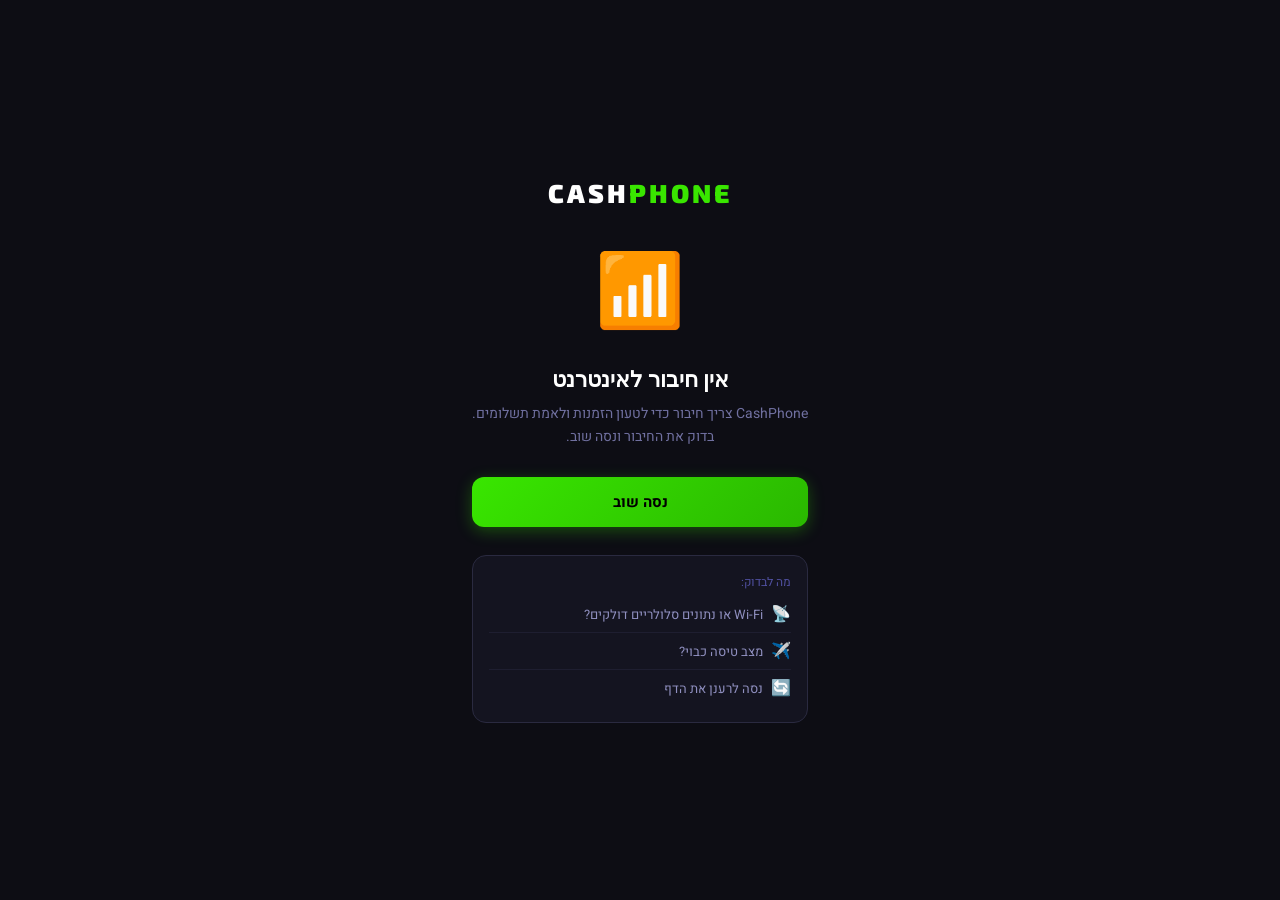
<file: offline.html>
<!DOCTYPE html>
<html dir="rtl" lang="he">
<head>
<meta charset="UTF-8"/>
<meta name="viewport" content="width=device-width,initial-scale=1"/>
<title>CashPhone — אין חיבור</title>
<style>
@import url('https://fonts.googleapis.com/css2?family=Exo+2:wght@800;900&family=Heebo:wght@400;600&display=swap');
*{box-sizing:border-box;margin:0;padding:0;}
body{
  font-family:'Heebo',sans-serif;
  background:#0d0d14;
  color:#fff;
  min-height:100vh;
  display:flex;
  align-items:center;
  justify-content:center;
  padding:24px;
  direction:rtl;
}
.container{text-align:center;max-width:340px;}
.logo{
  font-family:'Exo 2',sans-serif;
  font-size:26px;
  font-weight:900;
  letter-spacing:3px;
  color:#fff;
  margin-bottom:32px;
}
.logo span{color:#39e600;}
.icon{
  font-size:72px;
  margin-bottom:20px;
  display:block;
  animation:pulse 2s ease-in-out infinite;
}
@keyframes pulse{
  0%,100%{opacity:1;transform:scale(1);}
  50%{opacity:.6;transform:scale(.95);}
}
h1{
  font-family:'Exo 2',sans-serif;
  font-size:22px;
  font-weight:800;
  margin-bottom:10px;
  color:#fff;
}
p{
  font-size:14px;
  color:#7070a0;
  line-height:1.7;
  margin-bottom:28px;
}
.retry-btn{
  background:linear-gradient(135deg,#39e600,#2ab800);
  color:#000;
  border:none;
  border-radius:12px;
  padding:14px 32px;
  font-size:15px;
  font-weight:700;
  cursor:pointer;
  font-family:inherit;
  width:100%;
  transition:transform .2s,box-shadow .2s;
  box-shadow:0 4px 16px rgba(57,230,0,0.3);
}
.retry-btn:hover{transform:translateY(-2px);box-shadow:0 8px 24px rgba(57,230,0,0.4);}
.tips{
  margin-top:28px;
  background:#141420;
  border:1px solid #2a2a40;
  border-radius:14px;
  padding:16px;
  text-align:right;
}
.tips p{font-size:12px;color:#5050a0;margin-bottom:4px;}
.tip{
  display:flex;
  align-items:center;
  gap:8px;
  padding:6px 0;
  font-size:13px;
  color:#9090c0;
  border-bottom:1px solid #1e1e30;
}
.tip:last-child{border:none;}
.tip-icon{font-size:16px;flex-shrink:0;}
</style>
</head>
<body>
<div class="container">
  <div class="logo">CASH<span>PHONE</span></div>
  <span class="icon">📶</span>
  <h1>אין חיבור לאינטרנט</h1>
  <p>CashPhone צריך חיבור כדי לטעון הזמנות ולאמת תשלומים.<br/>בדוק את החיבור ונסה שוב.</p>
  <button class="retry-btn" onclick="location.reload()">נסה שוב</button>
  <div class="tips">
    <p>מה לבדוק:</p>
    <div class="tip"><span class="tip-icon">📡</span><span>Wi-Fi או נתונים סלולריים דולקים?</span></div>
    <div class="tip"><span class="tip-icon">✈️</span><span>מצב טיסה כבוי?</span></div>
    <div class="tip"><span class="tip-icon">🔄</span><span>נסה לרענן את הדף</span></div>
  </div>
</div>
</body>
</html>
</file>
